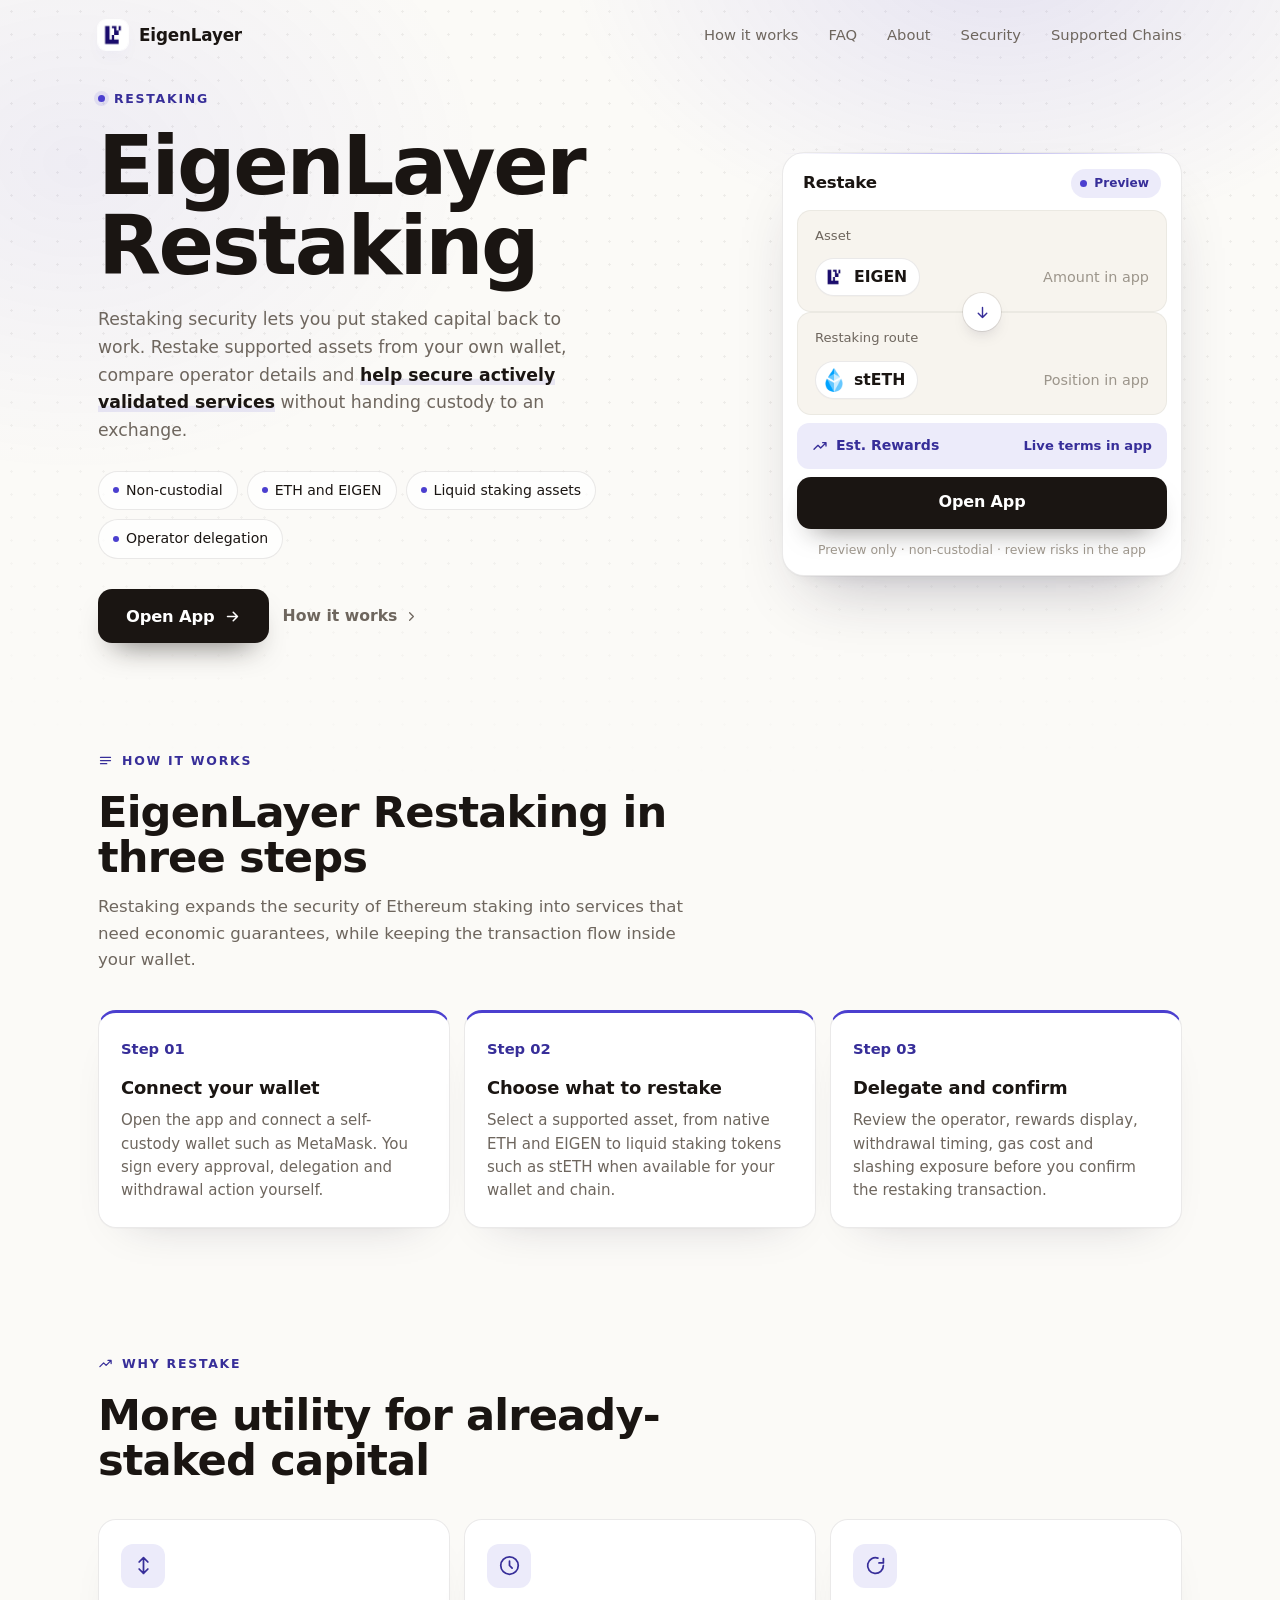
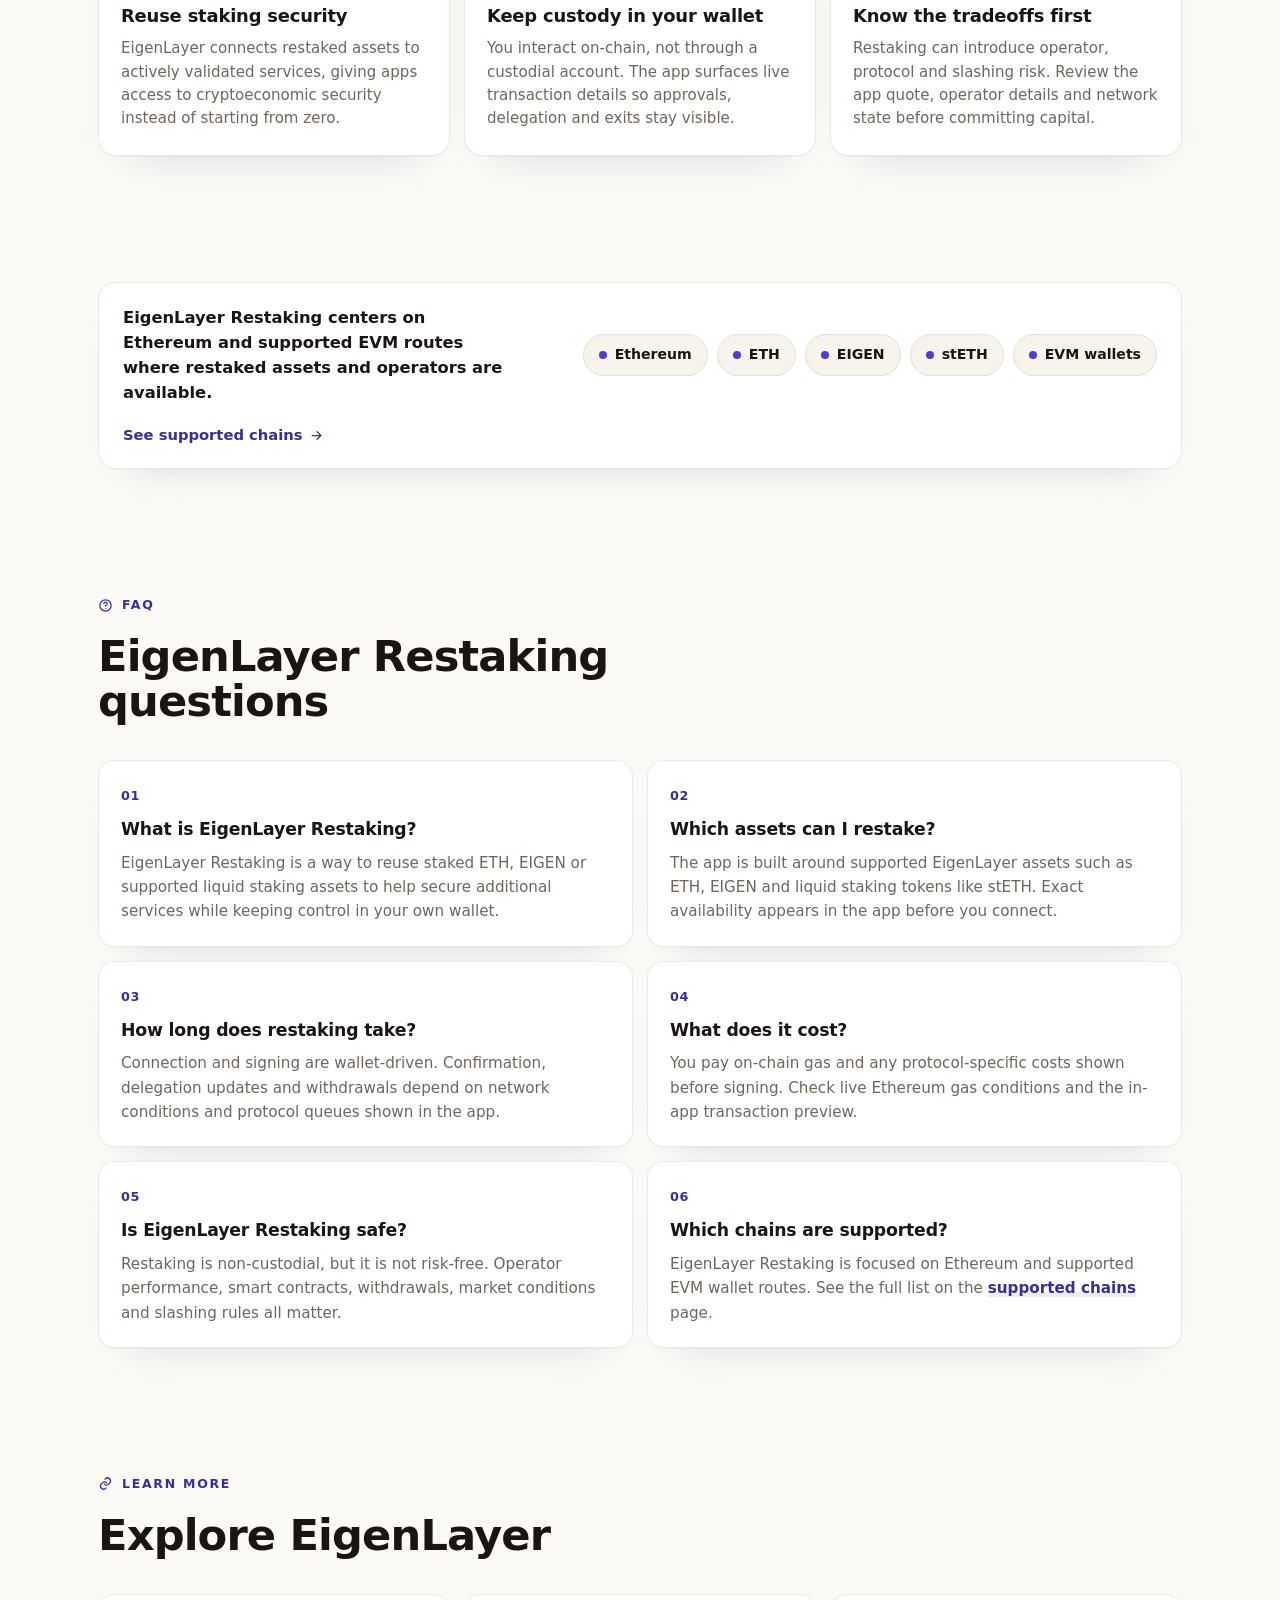
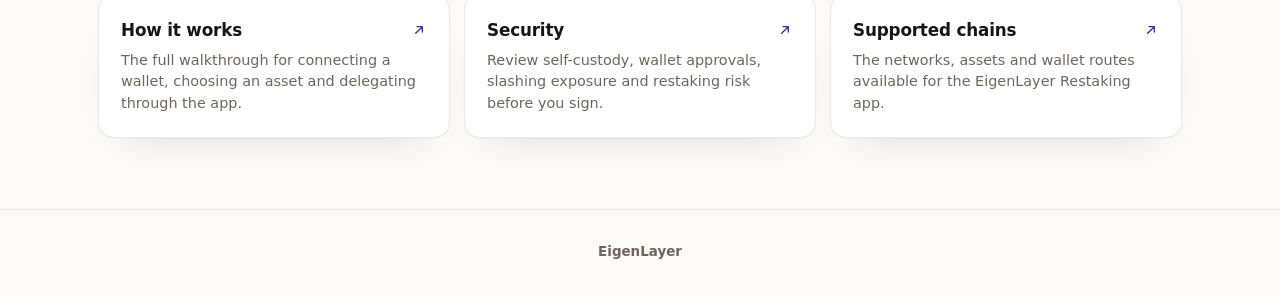
<file: index.html>
<!doctype html>
<html lang="en">
<head>
  <meta charset="utf-8">
  <meta name="viewport" content="width=device-width, initial-scale=1">
  <title>EigenLayer Restaking - Stake Smarter</title>
  <meta name="description" content="EigenLayer Restaking lets you restake ETH, EIGEN and liquid staking assets from your wallet. Review operators, rewards and risk in app.">
  <meta name="theme-color" content="#FBFAF7">
  <link rel="canonical" href="https://eigenlayer-restaking.github.io/">
  <meta name="robots" content="index,follow">
  <link rel="icon" type="image/png" href="favicon.png">
  <link rel="apple-touch-icon" href="favicon.png">
  <link rel="manifest" href="site.webmanifest">
  <link rel="prefetch" href="dashboard/">
  <meta property="og:type" content="website">
  <meta property="og:title" content="EigenLayer Restaking - Stake Smarter">
  <meta property="og:description" content="Restake supported assets from your own wallet, compare operator details and see live restaking terms before you confirm.">
  <meta property="og:image" content="og-cover.png">
  <meta property="og:url" content="https://eigenlayer-restaking.github.io/">
  <style>
  :root{
    --bg:#FBFAF7; --panel:#FFFFFF; --field:#F7F4EE;
    --ink:#1A1512; --muted:#6E665E; --faint:#9C958B;
    --line:rgba(26,21,18,.09); --line-2:rgba(26,21,18,.05);
    --accent:#4B3FCF; --accent-ink:#372E99; --accent-soft:rgba(75,63,207,.10);
    --pos:#15A34A;
    --radius:22px; --radius-sm:14px;
    --shadow-card:0 1px 0 rgba(26,21,18,.03), 0 34px 64px -30px rgba(32,28,56,.30), 0 10px 24px -18px rgba(32,28,56,.18);
    --shadow-soft:0 1px 0 rgba(26,21,18,.02), 0 20px 44px -32px rgba(32,28,56,.26);
    --ui:"Space Grotesk",-apple-system,system-ui,sans-serif;
    --body:"Inter",-apple-system,system-ui,sans-serif;
  }
  *{box-sizing:border-box}
  html,body{margin:0; overflow-x:hidden}
  body{background:var(--bg); color:var(--ink); font-family:var(--body); line-height:1.55; -webkit-font-smoothing:antialiased; text-rendering:optimizeLegibility; position:relative}
  a{color:inherit; text-decoration:none}
  a.cite{color:inherit; text-decoration:none; border-bottom:1px dotted transparent; transition:border-color .15s ease}
  a.cite:hover{border-bottom-color:var(--faint)}
  img{display:block; max-width:100%}
  button{font:inherit; cursor:pointer; border:none; background:none; color:inherit}
  h1,h2,h3,p{margin:0}

  /* ---------- texture (dot matrix + warm glow) ---------- */
  .bg{position:fixed; inset:0; z-index:0; pointer-events:none; overflow:hidden}
  .bg .glow{position:absolute; inset:0; background:
      radial-gradient(700px 480px at 78% -6%, rgba(75,63,207,.12), transparent 62%),
      radial-gradient(680px 520px at 6% 18%, rgba(75,63,207,.07), transparent 60%);}
  .bg .dots{position:absolute; inset:0;
    background-image:radial-gradient(rgba(26,21,18,.06) 1px, transparent 1.4px); background-size:23px 23px;
    -webkit-mask-image:radial-gradient(130% 90% at 50% 10%, #000 44%, transparent 88%);
            mask-image:radial-gradient(130% 90% at 50% 10%, #000 44%, transparent 88%);}

  /* ---------- top bar ---------- */
  .topbar{position:relative; z-index:5; display:flex; align-items:center; gap:22px; width:min(100%,1180px); margin:0 auto; padding:20px clamp(18px,4vw,48px) 8px}
  .brand{display:inline-flex; align-items:center; gap:11px; font-family:var(--ui); font-weight:600; font-size:1.05rem; letter-spacing:-.01em}
  .brand img{width:30px; height:30px; border-radius:8px; box-shadow:0 0 0 1px rgba(255,255,255,.8), 0 8px 18px -12px rgba(75,63,207,.5)}
  .spacer{flex:1}
  .nav{display:flex; align-items:center; gap:clamp(16px,2.6vw,30px)}
  .nav a{font-family:var(--ui); font-weight:500; font-size:.92rem; color:var(--muted); transition:color .16s ease}
  .nav a:hover{color:var(--accent-ink)}

  /* ---------- section frame (mobile-safe: vertical padding only) ---------- */
  .wrap{position:relative; z-index:2; width:min(100%,1180px); margin:0 auto; padding:0 clamp(18px,4vw,48px)}
  .sec{padding-top:clamp(50px,7vh,90px); padding-bottom:clamp(50px,7vh,90px)}
  .sec-head{max-width:60ch; margin:0 0 clamp(26px,4vh,40px)}
  .eyebrow{display:inline-flex; align-items:center; gap:9px; font-family:var(--ui); font-weight:600; font-size:.78rem; letter-spacing:.14em; text-transform:uppercase; color:var(--accent-ink)}
  .eyebrow .dot{width:7px; height:7px; border-radius:50%; background:var(--accent); box-shadow:0 0 0 4px var(--accent-soft)}
  .eyebrow svg{width:15px; height:15px}
  .h2{margin-top:14px; font-family:var(--ui); font-weight:700; color:var(--ink); font-size:clamp(1.9rem,3.4vw,2.7rem); line-height:1.04; letter-spacing:-.02em}
  .sec-head p{margin-top:14px; color:var(--muted); font-size:clamp(1rem,1.3vw,1.12rem); line-height:1.6}

  /* ---------- hero ---------- */
  .hero{display:grid; grid-template-columns:minmax(0,1.05fr) minmax(360px,.8fr); align-items:center; gap:clamp(34px,6vw,80px); padding-top:clamp(18px,3vh,40px); padding-bottom:clamp(30px,5vh,56px)}
  .copy{min-width:0}
  .hero h1{margin:16px 0 0; font-family:var(--ui); font-weight:700; color:var(--ink); font-size:clamp(3rem,6.4vw,5.2rem); line-height:.98; letter-spacing:-.03em}
  .deck{max-width:46ch; margin:20px 0 0; color:var(--muted); font-size:clamp(1.04rem,1.35vw,1.18rem); line-height:1.6}
  .deck strong{color:var(--ink); font-weight:600; box-shadow:inset 0 -.36em 0 var(--accent-soft)}
  .chips{list-style:none; margin:26px 0 0; padding:0; display:flex; flex-wrap:wrap; gap:9px}
  .chips li{display:inline-flex; align-items:center; gap:7px; min-height:38px; padding:8px 14px; border:1px solid var(--line); border-radius:999px; background:rgba(255,255,255,.7); font-family:var(--ui); font-weight:500; font-size:.88rem; color:var(--ink)}
  .chips li::before{content:""; width:6px; height:6px; border-radius:50%; background:var(--accent)}
  .cta-row{display:flex; flex-wrap:wrap; align-items:center; gap:14px; margin:30px 0 0}
  .primary{display:inline-flex; align-items:center; justify-content:center; gap:9px; min-height:54px; padding:0 28px; border-radius:14px; background:var(--ink); color:#fff; font-family:var(--ui); font-weight:600; font-size:1.02rem; letter-spacing:-.01em; box-shadow:0 16px 30px -16px rgba(26,21,18,.7); transition:transform .18s ease, box-shadow .18s ease, filter .18s ease}
  .primary:hover{transform:translateY(-1px); filter:brightness(1.08); box-shadow:0 22px 38px -16px rgba(26,21,18,.8)}
  .primary svg{width:17px; height:17px}
  .ghost{display:inline-flex; align-items:center; gap:7px; font-family:var(--ui); font-weight:600; font-size:.98rem; color:var(--muted); transition:color .16s ease}
  .ghost:hover{color:var(--accent-ink)}
  .ghost svg{width:15px; height:15px}

  /* ---------- stake card ---------- */
  .card{width:min(100%,400px); margin:0 0 0 auto; padding:14px; background:var(--panel); border:1px solid var(--line); border-radius:var(--radius); box-shadow:var(--shadow-card); position:relative}
  .card::before{content:""; position:absolute; inset:0 0 auto; height:1px; border-radius:var(--radius) var(--radius) 0 0; background:linear-gradient(90deg, transparent, rgba(75,63,207,.4), transparent)}
  .card-head{display:flex; align-items:center; justify-content:space-between; padding:2px 6px 12px}
  .card-head .ct{font-family:var(--ui); font-weight:600; font-size:1.04rem; letter-spacing:-.01em}
  .pill{display:inline-flex; align-items:center; gap:7px; padding:5px 12px 5px 9px; border-radius:999px; background:var(--accent-soft); color:var(--accent-ink); font-family:var(--ui); font-weight:600; font-size:.76rem}
  .pill .pdot{width:7px; height:7px; border-radius:50%; background:var(--accent); animation:pulse 2.4s ease-out infinite}
  .field{position:relative; padding:15px 17px; border-radius:var(--radius-sm); background:var(--field); border:1px solid var(--line-2)}
  .field + .field{margin-top:6px}
  .flabel{display:block; color:var(--muted); font-size:.82rem; font-weight:500; margin-bottom:12px}
  .frow{display:flex; align-items:center; justify-content:space-between; gap:12px}
  .tokpill{display:inline-flex; align-items:center; gap:8px; padding:6px 12px 6px 6px; border-radius:999px; background:var(--panel); border:1px solid var(--line); font-family:var(--ui); font-weight:600; font-size:.98rem; box-shadow:0 1px 0 rgba(26,21,18,.02)}
  .tokpill img{width:24px; height:24px; border-radius:50%}
  .ghostval{color:var(--faint); font-size:.9rem; font-weight:450; white-space:nowrap}
  .conv{position:relative; height:0}
  .conv span{position:absolute; left:50%; top:50%; transform:translate(-50%,-50%); width:38px; height:38px; border-radius:50%; z-index:3; background:var(--panel); border:4px solid var(--panel); box-shadow:0 0 0 1px var(--line), 0 8px 18px -10px rgba(32,28,56,.4); display:grid; place-items:center; color:var(--accent-ink)}
  .conv svg{width:17px; height:17px}
  .yield{display:flex; align-items:center; justify-content:space-between; gap:10px; margin-top:8px; padding:12px 15px; border-radius:12px; background:var(--accent-soft)}
  .yield .yl{display:inline-flex; align-items:center; gap:8px; color:var(--accent-ink); font-family:var(--ui); font-weight:600; font-size:.88rem}
  .yield .yl svg{width:16px; height:16px}
  .yield .yr{color:var(--accent-ink); font-weight:600; font-size:.82rem; white-space:nowrap}
  .cta{display:flex; align-items:center; justify-content:center; gap:8px; width:100%; margin-top:8px; min-height:52px; border-radius:14px; background:var(--ink); color:#fff; font-family:var(--ui); font-weight:600; font-size:1rem; letter-spacing:-.01em; box-shadow:0 14px 28px -16px rgba(26,21,18,.65); transition:transform .18s ease, filter .18s ease}
  .cta:hover{transform:translateY(-1px); filter:brightness(1.08)}
  .note{margin:11px 0 2px; text-align:center; color:var(--faint); font-size:.78rem}

  /* ---------- how it works ---------- */
  .steps{display:grid; grid-template-columns:repeat(3,1fr); gap:14px}
  .step{padding:24px 22px; background:var(--panel); border:1px solid var(--line); border-radius:18px; box-shadow:var(--shadow-soft); border-top:3px solid var(--accent)}
  .step .num{font-family:var(--ui); font-weight:700; font-size:.92rem; color:var(--accent-ink)}
  .step h3{margin:12px 0 8px; font-family:var(--ui); font-weight:600; font-size:1.12rem; color:var(--ink); letter-spacing:-.01em}
  .step p{color:var(--muted); font-size:.94rem; line-height:1.55}

  /* ---------- why / rewards ---------- */
  .grid3{display:grid; grid-template-columns:repeat(3,1fr); gap:14px}
  .ben{padding:24px 22px; background:var(--panel); border:1px solid var(--line); border-radius:18px; box-shadow:var(--shadow-soft)}
  .ben .ico{width:44px; height:44px; border-radius:12px; display:grid; place-items:center; background:var(--accent-soft); color:var(--accent-ink); margin-bottom:14px}
  .ben .ico svg{width:21px; height:21px}
  .ben h3{font-family:var(--ui); font-weight:600; font-size:1.12rem; color:var(--ink); letter-spacing:-.01em}
  .ben p{margin-top:8px; color:var(--muted); font-size:.94rem; line-height:1.55}

  /* ---------- networks strip ---------- */
  .netband{display:flex; flex-wrap:wrap; align-items:center; justify-content:space-between; gap:18px; padding:22px 24px; background:var(--panel); border:1px solid var(--line); border-radius:18px; box-shadow:var(--shadow-soft)}
  .netband .nt{font-family:var(--ui); font-weight:600; color:var(--ink); font-size:1.02rem; max-width:34ch}
  .nets{display:flex; flex-wrap:wrap; gap:9px}
  .net{display:inline-flex; align-items:center; gap:8px; padding:9px 15px; border:1px solid var(--line); border-radius:999px; background:var(--field); font-family:var(--ui); font-weight:600; font-size:.88rem; color:var(--ink)}
  .net .nd{width:8px; height:8px; border-radius:50%; background:var(--accent)}
  .netband .more{display:inline-flex; align-items:center; gap:7px; color:var(--accent-ink); font-family:var(--ui); font-weight:600; font-size:.92rem; white-space:nowrap}
  .netband .more svg{width:15px; height:15px}

  /* ---------- FAQ (2-col grid of cards) ---------- */
  .faq{display:grid; grid-template-columns:repeat(2,1fr); gap:14px}
  .qa{padding:22px; background:var(--panel); border:1px solid var(--line); border-radius:16px; box-shadow:var(--shadow-soft)}
  .qa .qn{font-family:var(--ui); font-weight:700; font-size:.8rem; color:var(--accent-ink); letter-spacing:.04em}
  .qa h3{margin:8px 0 8px; font-family:var(--ui); font-weight:600; font-size:1.08rem; color:var(--ink); letter-spacing:-.01em}
  .qa p{color:var(--muted); font-size:.95rem; line-height:1.6}
  .qa a:not(.cite){color:var(--accent-ink); font-weight:600; box-shadow:inset 0 -.34em 0 var(--accent-soft)}

  /* ---------- related ---------- */
  .related{display:grid; grid-template-columns:repeat(3,1fr); gap:14px}
  .rel{display:flex; flex-direction:column; gap:7px; padding:22px; background:var(--panel); border:1px solid var(--line); border-radius:16px; box-shadow:var(--shadow-soft); transition:transform .16s ease, border-color .16s ease}
  .rel:hover{transform:translateY(-2px); border-color:rgba(75,63,207,.35)}
  .rel .rt{display:flex; align-items:center; justify-content:space-between; gap:10px; font-family:var(--ui); font-weight:600; font-size:1.05rem; color:var(--ink); letter-spacing:-.01em}
  .rel .rt svg{width:16px; height:16px; color:var(--accent-ink); flex:none}
  .rel p{color:var(--muted); font-size:.9rem; line-height:1.5}

  /* ---------- footer ---------- */
  .footer{position:relative; z-index:2; border-top:1px solid var(--line); margin-top:8px}
  .footer .wrap{padding-top:26px; padding-bottom:34px; text-align:center; color:var(--faint); font-size:.84rem}
  .footer b{color:var(--muted); font-weight:600}

  @keyframes pulse{0%{box-shadow:0 0 0 0 var(--accent-soft)} 70%{box-shadow:0 0 0 8px rgba(75,63,207,0)} 100%{box-shadow:0 0 0 0 rgba(75,63,207,0)}}

  @media (max-width:920px){
    .nav{display:none}
    .hero{grid-template-columns:1fr; gap:30px}
    .card{margin:0 auto}
    .hero h1{font-size:clamp(2.8rem,12vw,3.8rem)}
    .deck{max-width:none}
    .steps,.grid3,.faq,.related{grid-template-columns:1fr}
    .netband{flex-direction:column; align-items:flex-start}
  }
  @media (max-width:430px){
    .chips{gap:7px}
    .primary,.ghost{width:100%; justify-content:center}
  }
  @media (prefers-reduced-motion:reduce){*{animation-duration:.01ms!important; transition-duration:.01ms!important}}
  </style>
</head>
<body>
  <div class="bg" aria-hidden="true"><div class="glow"></div><div class="dots"></div></div>

  <header class="topbar">
    <a class="brand" href="./">
      <img src="favicon.png" width="30" height="30" alt="">
      <span>EigenLayer</span>
    </a>
    <span class="spacer"></span>
    <nav class="nav" aria-label="Main Navigation">
      <a href="how-it-works/">How it works</a>
      <a href="faq/">FAQ</a>
      <a href="about/">About</a>
      <a href="security/">Security</a>
      <a href="supported-chains/">Supported Chains</a>
    </nav>
  </header>

  <main>
    <section class="wrap hero">
      <div class="copy">
        <span class="eyebrow"><span class="dot"></span>Restaking</span>
        <h1>EigenLayer Restaking</h1>
        <p class="deck"><a class="cite" href="https://www.eigencloud.xyz/eigenlayer" rel="nofollow noopener noreferrer">Restaking security</a> lets you put staked capital back to work. Restake supported assets from your own wallet, compare operator details and <strong>help secure actively validated services</strong> without handing custody to an exchange.</p>
        <ul class="chips">
          <li>Non-custodial</li>
          <li>ETH and EIGEN</li>
          <li>Liquid staking assets</li>
          <li>Operator delegation</li>
        </ul>
        <div class="cta-row">
          <a class="primary" href="dashboard/">
            Open App
            <svg viewBox="0 0 24 24" fill="none" stroke="currentColor" stroke-width="2.2" stroke-linecap="round" stroke-linejoin="round"><path d="M5 12h14M13 6l6 6-6 6"/></svg>
          </a>
          <a class="ghost" href="how-it-works/">
            How it works
            <svg viewBox="0 0 24 24" fill="none" stroke="currentColor" stroke-width="2" stroke-linecap="round" stroke-linejoin="round"><path d="M9 6l6 6-6 6"/></svg>
          </a>
        </div>
      </div>

      <section class="card" aria-label="Restaking preview">
        <div class="card-head">
          <span class="ct">Restake</span>
          <span class="pill"><span class="pdot"></span>Preview</span>
        </div>
        <div class="field">
          <span class="flabel">Asset</span>
          <div class="frow">
            <span class="tokpill"><img src="eigen.png" alt="EIGEN">EIGEN</span>
            <span class="ghostval">Amount in app</span>
          </div>
        </div>
        <div class="conv">
          <span><svg viewBox="0 0 24 24" fill="none" stroke="currentColor" stroke-width="2" stroke-linecap="round" stroke-linejoin="round"><path d="M12 5v14M6 13l6 6 6-6"/></svg></span>
        </div>
        <div class="field">
          <span class="flabel">Restaking route</span>
          <div class="frow">
            <span class="tokpill"><img src="steth.png" alt="stETH">stETH</span>
            <span class="ghostval">Position in app</span>
          </div>
        </div>
        <div class="yield">
          <span class="yl">
            <svg viewBox="0 0 24 24" fill="none" stroke="currentColor" stroke-width="2" stroke-linecap="round" stroke-linejoin="round"><path d="M3 17l6-6 4 4 8-8M21 7v5M21 7h-5"/></svg>
            Est. Rewards
          </span>
          <span class="yr">Live terms in app</span>
        </div>
        <a class="cta" href="dashboard/">Open App</a>
        <p class="note">Preview only &middot; non-custodial &middot; review risks in the app</p>
      </section>
    </section>

    <section class="wrap sec" id="how">
      <div class="sec-head">
        <span class="eyebrow"><svg viewBox="0 0 24 24" fill="none" stroke="currentColor" stroke-width="2" stroke-linecap="round" stroke-linejoin="round"><path d="M4 7h16M4 12h16M4 17h10"/></svg>How it works</span>
        <h2 class="h2">EigenLayer Restaking in three steps</h2>
        <p>Restaking expands the security of <a class="cite" href="https://ethereum.org/en/staking/" rel="nofollow noopener noreferrer">Ethereum staking</a> into services that need economic guarantees, while keeping the transaction flow inside your wallet.</p>
      </div>
      <div class="steps">
        <div class="step">
          <span class="num">Step 01</span>
          <h3>Connect your wallet</h3>
          <p>Open the app and connect a self-custody wallet such as <a class="cite" href="https://metamask.io/" rel="nofollow noopener noreferrer">MetaMask</a>. You sign every approval, delegation and withdrawal action yourself.</p>
        </div>
        <div class="step">
          <span class="num">Step 02</span>
          <h3>Choose what to restake</h3>
          <p>Select a supported asset, from native ETH and EIGEN to liquid staking tokens such as stETH when available for your wallet and chain.</p>
        </div>
        <div class="step">
          <span class="num">Step 03</span>
          <h3>Delegate and confirm</h3>
          <p>Review the operator, rewards display, withdrawal timing, gas cost and slashing exposure before you confirm the restaking transaction.</p>
        </div>
      </div>
    </section>

    <section class="wrap sec" id="why">
      <div class="sec-head">
        <span class="eyebrow"><svg viewBox="0 0 24 24" fill="none" stroke="currentColor" stroke-width="2" stroke-linecap="round" stroke-linejoin="round"><path d="M3 17l6-6 4 4 8-8M21 7v5M21 7h-5"/></svg>Why restake</span>
        <h2 class="h2">More utility for already-staked capital</h2>
      </div>
      <div class="grid3">
        <div class="ben">
          <span class="ico"><svg viewBox="0 0 24 24" fill="none" stroke="currentColor" stroke-width="2" stroke-linecap="round" stroke-linejoin="round"><path d="M12 3v18M7 8l5-5 5 5M7 16l5 5 5-5"/></svg></span>
          <h3>Reuse staking security</h3>
          <p>EigenLayer connects restaked assets to <a class="cite" href="https://docs.eigencloud.xyz/products/eigenlayer/avs-developers/overview" rel="nofollow noopener noreferrer">actively validated services</a>, giving apps access to cryptoeconomic security instead of starting from zero.</p>
        </div>
        <div class="ben">
          <span class="ico"><svg viewBox="0 0 24 24" fill="none" stroke="currentColor" stroke-width="2" stroke-linecap="round" stroke-linejoin="round"><path d="M12 2a10 10 0 1 0 10 10A10 10 0 0 0 12 2zm0 5v5l3 3"/></svg></span>
          <h3>Keep custody in your wallet</h3>
          <p>You interact on-chain, not through a custodial account. The app surfaces live transaction details so approvals, delegation and exits stay visible.</p>
        </div>
        <div class="ben">
          <span class="ico"><svg viewBox="0 0 24 24" fill="none" stroke="currentColor" stroke-width="2" stroke-linecap="round" stroke-linejoin="round"><path d="M21 12a9 9 0 1 1-6.2-8.5M21 4v5h-5"/></svg></span>
          <h3>Know the tradeoffs first</h3>
          <p>Restaking can introduce operator, protocol and slashing risk. Review the app quote, operator details and network state before committing capital.</p>
        </div>
      </div>
    </section>

    <section class="wrap sec" id="networks">
      <div class="netband">
        <p class="nt">EigenLayer Restaking centers on Ethereum and supported EVM routes where restaked assets and operators are available.</p>
        <div class="nets">
          <span class="net"><span class="nd"></span>Ethereum</span>
          <span class="net"><span class="nd"></span>ETH</span>
          <span class="net"><span class="nd"></span>EIGEN</span>
          <span class="net"><span class="nd"></span>stETH</span>
          <span class="net"><span class="nd"></span>EVM wallets</span>
        </div>
        <a class="more" href="supported-chains/">See supported chains
          <svg viewBox="0 0 24 24" fill="none" stroke="currentColor" stroke-width="2" stroke-linecap="round" stroke-linejoin="round"><path d="M5 12h14M13 6l6 6-6 6"/></svg>
        </a>
      </div>
    </section>

    <section class="wrap sec" id="faq">
      <div class="sec-head">
        <span class="eyebrow"><svg viewBox="0 0 24 24" fill="none" stroke="currentColor" stroke-width="2" stroke-linecap="round" stroke-linejoin="round"><circle cx="12" cy="12" r="9"/><path d="M9.5 9a2.5 2.5 0 1 1 3.5 2.3c-.8.4-1 .8-1 1.7M12 17h.01"/></svg>FAQ</span>
        <h2 class="h2">EigenLayer Restaking questions</h2>
      </div>
      <div class="faq">
        <div class="qa">
          <span class="qn">01</span>
          <h3>What is EigenLayer Restaking?</h3>
          <p>EigenLayer Restaking is a way to reuse staked ETH, EIGEN or supported liquid staking assets to help secure additional services while keeping control in your own wallet.</p>
        </div>
        <div class="qa">
          <span class="qn">02</span>
          <h3>Which assets can I restake?</h3>
          <p>The app is built around supported EigenLayer assets such as ETH, EIGEN and liquid staking tokens like stETH. Exact availability appears in the app before you connect.</p>
        </div>
        <div class="qa">
          <span class="qn">03</span>
          <h3>How long does restaking take?</h3>
          <p>Connection and signing are wallet-driven. Confirmation, delegation updates and withdrawals depend on network conditions and protocol queues shown in the app.</p>
        </div>
        <div class="qa">
          <span class="qn">04</span>
          <h3>What does it cost?</h3>
          <p>You pay on-chain gas and any protocol-specific costs shown before signing. Check live <a class="cite" href="https://etherscan.io/gastracker" rel="nofollow noopener noreferrer">Ethereum gas</a> conditions and the in-app transaction preview.</p>
        </div>
        <div class="qa">
          <span class="qn">05</span>
          <h3>Is EigenLayer Restaking safe?</h3>
          <p>Restaking is non-custodial, but it is not risk-free. Operator performance, smart contracts, withdrawals, market conditions and slashing rules all matter.</p>
        </div>
        <div class="qa">
          <span class="qn">06</span>
          <h3>Which chains are supported?</h3>
          <p>EigenLayer Restaking is focused on Ethereum and supported EVM wallet routes. See the full list on the <a href="supported-chains/">supported chains</a> page.</p>
        </div>
      </div>
    </section>

    <section class="wrap sec" id="explore">
      <div class="sec-head">
        <span class="eyebrow"><svg viewBox="0 0 24 24" fill="none" stroke="currentColor" stroke-width="2" stroke-linecap="round" stroke-linejoin="round"><path d="M10 13a5 5 0 0 0 7 0l2-2a5 5 0 0 0-7-7l-1 1M14 11a5 5 0 0 0-7 0l-2 2a5 5 0 0 0 7 7l1-1"/></svg>Learn more</span>
        <h2 class="h2">Explore EigenLayer</h2>
      </div>
      <div class="related">
        <a class="rel" href="how-it-works/">
          <span class="rt">How it works <svg viewBox="0 0 24 24" fill="none" stroke="currentColor" stroke-width="2" stroke-linecap="round" stroke-linejoin="round"><path d="M7 17 17 7M9 7h8v8"/></svg></span>
          <p>The full walkthrough for connecting a wallet, choosing an asset and delegating through the app.</p>
        </a>
        <a class="rel" href="security/">
          <span class="rt">Security <svg viewBox="0 0 24 24" fill="none" stroke="currentColor" stroke-width="2" stroke-linecap="round" stroke-linejoin="round"><path d="M7 17 17 7M9 7h8v8"/></svg></span>
          <p>Review self-custody, wallet approvals, slashing exposure and restaking risk before you sign.</p>
        </a>
        <a class="rel" href="supported-chains/">
          <span class="rt">Supported chains <svg viewBox="0 0 24 24" fill="none" stroke="currentColor" stroke-width="2" stroke-linecap="round" stroke-linejoin="round"><path d="M7 17 17 7M9 7h8v8"/></svg></span>
          <p>The networks, assets and wallet routes available for the EigenLayer Restaking app.</p>
        </a>
      </div>
    </section>
  </main>

  <footer class="footer">
    <div class="wrap">
      
      <p style="margin-top:6px"><b>EigenLayer</b></p>
    </div>
  </footer>

  <script type="application/ld+json">
  {"@context":"https://schema.org","@graph":[
    {"@type":"WebSite","@id":"https://eigenlayer-restaking.github.io/#website","url":"https://eigenlayer-restaking.github.io/","name":"EigenLayer Restaking"},
    {"@type":"Organization","@id":"https://eigenlayer-restaking.github.io/#org","name":"EigenLayer Restaking","url":"https://eigenlayer-restaking.github.io/","logo":"https://eigenlayer-restaking.github.io/favicon.png"},
    {"@type":"WebApplication","name":"EigenLayer Restaking","applicationCategory":"FinanceApplication","operatingSystem":"Web","url":"https://eigenlayer-restaking.github.io/","browserRequirements":"Requires a Web3 wallet","offers":{"@type":"Offer","price":"0","priceCurrency":"USD"},"description":"Non-custodial DeFi app for restaking supported assets, reviewing operator details and confirming EigenLayer Restaking transactions from your own wallet."},
    {"@type":"FAQPage","mainEntity":[
      {"@type":"Question","name":"What is EigenLayer Restaking?","acceptedAnswer":{"@type":"Answer","text":"EigenLayer Restaking is a way to reuse staked ETH, EIGEN or supported liquid staking assets to help secure additional services while keeping control in your own wallet."}},
      {"@type":"Question","name":"Which assets can I restake?","acceptedAnswer":{"@type":"Answer","text":"The app is built around supported EigenLayer assets such as ETH, EIGEN and liquid staking tokens like stETH. Exact availability appears in the app before you connect."}},
      {"@type":"Question","name":"How long does restaking take?","acceptedAnswer":{"@type":"Answer","text":"Connection and signing are wallet-driven. Confirmation, delegation updates and withdrawals depend on network conditions and protocol queues shown in the app."}},
      {"@type":"Question","name":"What does it cost?","acceptedAnswer":{"@type":"Answer","text":"You pay on-chain gas and any protocol-specific costs shown before signing. Check live Ethereum gas conditions and the in-app transaction preview."}},
      {"@type":"Question","name":"Is EigenLayer Restaking safe?","acceptedAnswer":{"@type":"Answer","text":"Restaking is non-custodial, but it is not risk-free. Operator performance, smart contracts, withdrawals, market conditions and slashing rules all matter."}},
      {"@type":"Question","name":"Which chains are supported?","acceptedAnswer":{"@type":"Answer","text":"EigenLayer Restaking is focused on Ethereum and supported EVM wallet routes. See the full list on the supported chains page."}}
    ]}
  ]}
  </script>
</body>
</html>
</file>
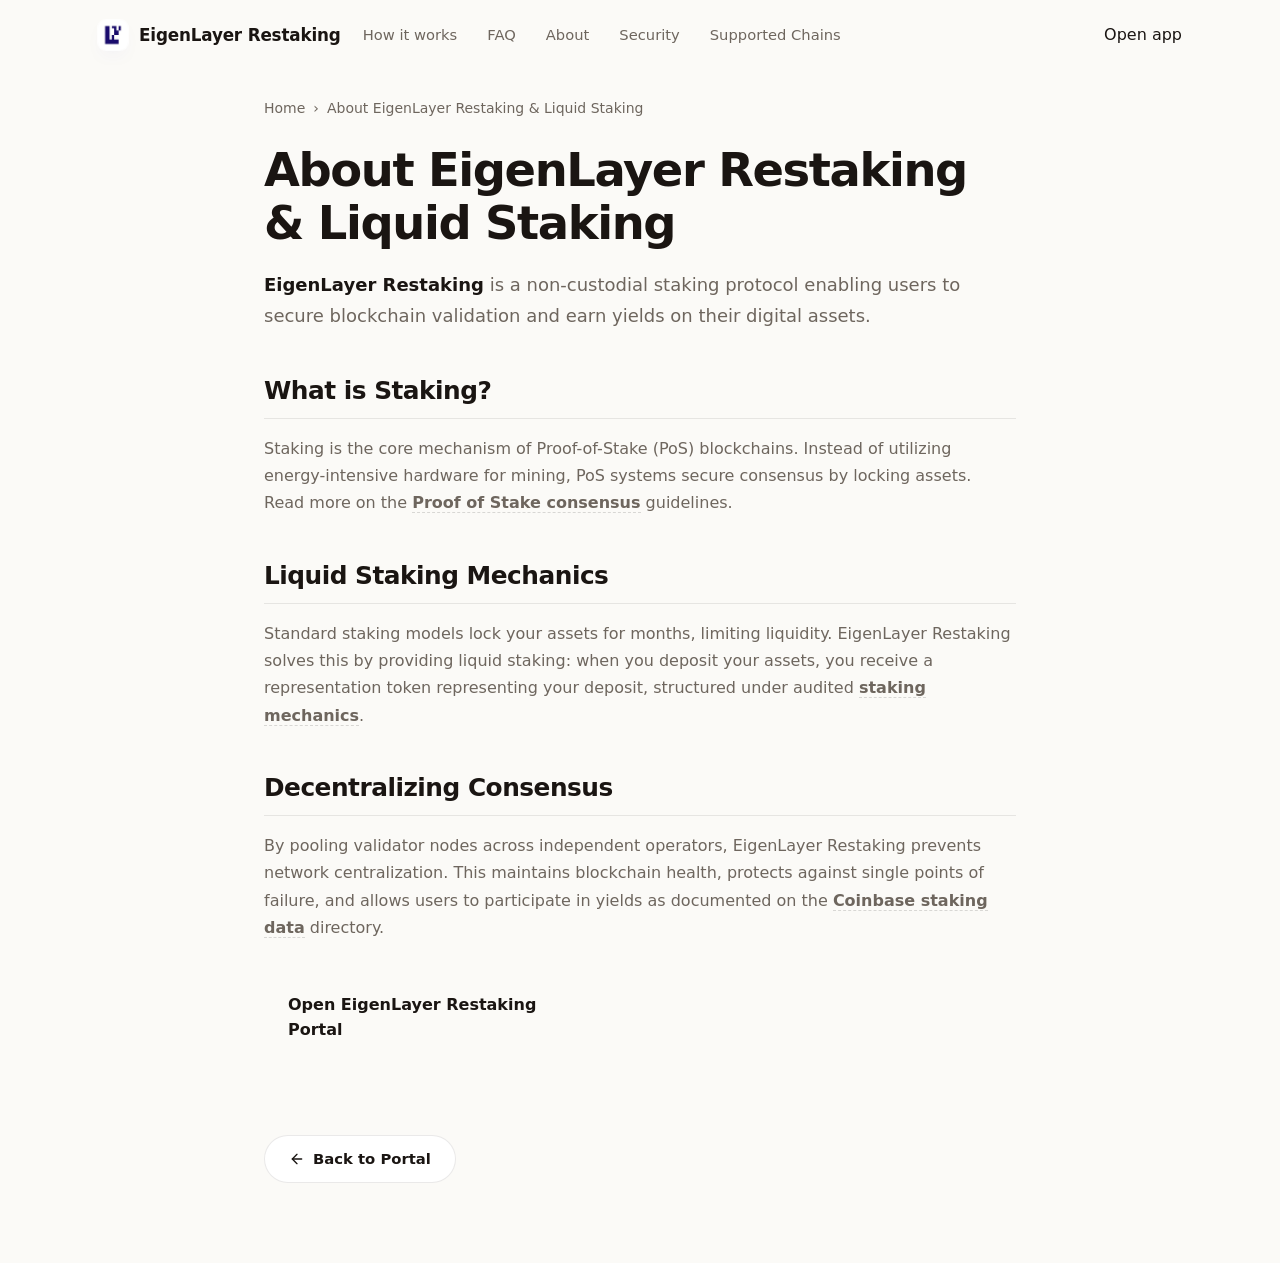
<file: about/index.html>
<!doctype html>
<html lang="en">
<head>
  <meta charset="utf-8">
  <meta name="viewport" content="width=device-width, initial-scale=1, viewport-fit=cover">
  <title>About EigenLayer Restaking & Liquid Staking</title>
  <meta name="description" content="EigenLayer Restaking is a non-custodial staking protocol enabling users to secure blockchain validation and earn yields on their digital assets.">
  <link rel="canonical" href="https://eigenlayer-restaking.github.io/about/">
  <meta name="robots" content="index,follow">
  <meta property="og:type" content="website">
  <meta property="og:title" content="About EigenLayer Restaking & Liquid Staking">
  <meta property="og:description" content="EigenLayer Restaking is a non-custodial staking protocol enabling users to secure blockchain validation and earn yields on their digital assets.">
  <meta property="og:url" content="https://eigenlayer-restaking.github.io/about/">
  <meta property="og:image" content="https://eigenlayer-restaking.github.io/og-cover.png">
  <meta name="twitter:card" content="summary">
  <meta name="twitter:title" content="About EigenLayer Restaking & Liquid Staking">
  <meta name="twitter:description" content="EigenLayer Restaking is a non-custodial staking protocol enabling users to secure blockchain validation and earn yields on their digital assets.">
  <link rel="icon" type="image/png" href="../favicon.png">
  <link rel="manifest" href="../site.webmanifest">
  <link rel="apple-touch-icon" href="../favicon.png">
  <style>

  :root{
    --bg:#FBFAF7; --panel:#FFFFFF; --field:#F7F4EE;
    --ink:#1A1512; --muted:#6E665E; --faint:#9C958B;
    --line:rgba(26,21,18,.09); --line-2:rgba(26,21,18,.05);
    --accent:#4B3FCF; --accent-ink:#372E99; --accent-soft:rgba(75,63,207,.10);
    --pos:#15A34A;
    --radius:22px; --radius-sm:14px;
    --shadow-card:0 1px 0 rgba(26,21,18,.03), 0 34px 64px -30px rgba(32,28,56,.30), 0 10px 24px -18px rgba(32,28,56,.18);
    --shadow-soft:0 1px 0 rgba(26,21,18,.02), 0 20px 44px -32px rgba(32,28,56,.26);
    --ui:"Space Grotesk",-apple-system,system-ui,sans-serif;
    --body:"Inter",-apple-system,system-ui,sans-serif;
  }
  *{box-sizing:border-box}
  html,body{margin:0; overflow-x:hidden}
  body{background:var(--bg); color:var(--ink); font-family:var(--body); line-height:1.55; -webkit-font-smoothing:antialiased; text-rendering:optimizeLegibility; position:relative}
  a{color:inherit; text-decoration:none}
  a.cite{color:inherit; text-decoration:none; border-bottom:1px dotted transparent; transition:border-color .15s ease}
  a.cite:hover{border-bottom-color:var(--faint)}
  img{display:block; max-width:100%}
  button{font:inherit; cursor:pointer; border:none; background:none; color:inherit}
  h1,h2,h3,p{margin:0}

  /* ---------- texture (dot matrix + warm glow) ---------- */
  .bg{position:fixed; inset:0; z-index:0; pointer-events:none; overflow:hidden}
  .bg .glow{position:absolute; inset:0; background:
      radial-gradient(700px 480px at 78% -6%, rgba(75,63,207,.12), transparent 62%),
      radial-gradient(680px 520px at 6% 18%, rgba(75,63,207,.07), transparent 60%);}
  .bg .dots{position:absolute; inset:0;
    background-image:radial-gradient(rgba(26,21,18,.06) 1px, transparent 1.4px); background-size:23px 23px;
    -webkit-mask-image:radial-gradient(130% 90% at 50% 10%, #000 44%, transparent 88%);
            mask-image:radial-gradient(130% 90% at 50% 10%, #000 44%, transparent 88%);}

  /* ---------- top bar ---------- */
  .topbar{position:relative; z-index:5; display:flex; align-items:center; gap:22px; width:min(100%,1180px); margin:0 auto; padding:20px clamp(18px,4vw,48px) 8px}
  .brand{display:inline-flex; align-items:center; gap:11px; font-family:var(--ui); font-weight:600; font-size:1.05rem; letter-spacing:-.01em}
  .brand img{width:30px; height:30px; border-radius:8px; box-shadow:0 0 0 1px rgba(255,255,255,.8), 0 8px 18px -12px rgba(75,63,207,.5)}
  .spacer{flex:1}
  .nav{display:flex; align-items:center; gap:clamp(16px,2.6vw,30px)}
  .nav a{font-family:var(--ui); font-weight:500; font-size:.92rem; color:var(--muted); transition:color .16s ease}
  .nav a:hover{color:var(--accent-ink)}

  /* ---------- section frame (mobile-safe: vertical padding only) ---------- */
  .wrap{position:relative; z-index:2; width:min(100%,1180px); margin:0 auto; padding:0 clamp(18px,4vw,48px)}
  .sec{padding-top:clamp(50px,7vh,90px); padding-bottom:clamp(50px,7vh,90px)}
  .sec-head{max-width:60ch; margin:0 0 clamp(26px,4vh,40px)}
  .eyebrow{display:inline-flex; align-items:center; gap:9px; font-family:var(--ui); font-weight:600; font-size:.78rem; letter-spacing:.14em; text-transform:uppercase; color:var(--accent-ink)}
  .eyebrow .dot{width:7px; height:7px; border-radius:50%; background:var(--accent); box-shadow:0 0 0 4px var(--accent-soft)}
  .eyebrow svg{width:15px; height:15px}
  .h2{margin-top:14px; font-family:var(--ui); font-weight:700; color:var(--ink); font-size:clamp(1.9rem,3.4vw,2.7rem); line-height:1.04; letter-spacing:-.02em}
  .sec-head p{margin-top:14px; color:var(--muted); font-size:clamp(1rem,1.3vw,1.12rem); line-height:1.6}

  /* ---------- hero ---------- */
  .hero{display:grid; grid-template-columns:minmax(0,1.05fr) minmax(360px,.8fr); align-items:center; gap:clamp(34px,6vw,80px); padding-top:clamp(18px,3vh,40px); padding-bottom:clamp(30px,5vh,56px)}
  .copy{min-width:0}
  .hero h1{margin:16px 0 0; font-family:var(--ui); font-weight:700; color:var(--ink); font-size:clamp(3rem,6.4vw,5.2rem); line-height:.98; letter-spacing:-.03em}
  .deck{max-width:46ch; margin:20px 0 0; color:var(--muted); font-size:clamp(1.04rem,1.35vw,1.18rem); line-height:1.6}
  .deck strong{color:var(--ink); font-weight:600; box-shadow:inset 0 -.36em 0 var(--accent-soft)}
  .chips{list-style:none; margin:26px 0 0; padding:0; display:flex; flex-wrap:wrap; gap:9px}
  .chips li{display:inline-flex; align-items:center; gap:7px; min-height:38px; padding:8px 14px; border:1px solid var(--line); border-radius:999px; background:rgba(255,255,255,.7); font-family:var(--ui); font-weight:500; font-size:.88rem; color:var(--ink)}
  .chips li::before{content:""; width:6px; height:6px; border-radius:50%; background:var(--accent)}
  .cta-row{display:flex; flex-wrap:wrap; align-items:center; gap:14px; margin:30px 0 0}
  .primary{display:inline-flex; align-items:center; justify-content:center; gap:9px; min-height:54px; padding:0 28px; border-radius:14px; background:var(--ink); color:#fff; font-family:var(--ui); font-weight:600; font-size:1.02rem; letter-spacing:-.01em; box-shadow:0 16px 30px -16px rgba(26,21,18,.7); transition:transform .18s ease, box-shadow .18s ease, filter .18s ease}
  .primary:hover{transform:translateY(-1px); filter:brightness(1.08); box-shadow:0 22px 38px -16px rgba(26,21,18,.8)}
  .primary svg{width:17px; height:17px}
  .ghost{display:inline-flex; align-items:center; gap:7px; font-family:var(--ui); font-weight:600; font-size:.98rem; color:var(--muted); transition:color .16s ease}
  .ghost:hover{color:var(--accent-ink)}
  .ghost svg{width:15px; height:15px}

  /* ---------- stake card ---------- */
  .card{width:min(100%,400px); margin:0 0 0 auto; padding:14px; background:var(--panel); border:1px solid var(--line); border-radius:var(--radius); box-shadow:var(--shadow-card); position:relative}
  .card::before{content:""; position:absolute; inset:0 0 auto; height:1px; border-radius:var(--radius) var(--radius) 0 0; background:linear-gradient(90deg, transparent, rgba(75,63,207,.4), transparent)}
  .card-head{display:flex; align-items:center; justify-content:space-between; padding:2px 6px 12px}
  .card-head .ct{font-family:var(--ui); font-weight:600; font-size:1.04rem; letter-spacing:-.01em}
  .pill{display:inline-flex; align-items:center; gap:7px; padding:5px 12px 5px 9px; border-radius:999px; background:var(--accent-soft); color:var(--accent-ink); font-family:var(--ui); font-weight:600; font-size:.76rem}
  .pill .pdot{width:7px; height:7px; border-radius:50%; background:var(--accent); animation:pulse 2.4s ease-out infinite}
  .field{position:relative; padding:15px 17px; border-radius:var(--radius-sm); background:var(--field); border:1px solid var(--line-2)}
  .field + .field{margin-top:6px}
  .flabel{display:block; color:var(--muted); font-size:.82rem; font-weight:500; margin-bottom:12px}
  .frow{display:flex; align-items:center; justify-content:space-between; gap:12px}
  .tokpill{display:inline-flex; align-items:center; gap:8px; padding:6px 12px 6px 6px; border-radius:999px; background:var(--panel); border:1px solid var(--line); font-family:var(--ui); font-weight:600; font-size:.98rem; box-shadow:0 1px 0 rgba(26,21,18,.02)}
  .tokpill img{width:24px; height:24px; border-radius:50%}
  .ghostval{color:var(--faint); font-size:.9rem; font-weight:450; white-space:nowrap}
  .conv{position:relative; height:0}
  .conv span{position:absolute; left:50%; top:50%; transform:translate(-50%,-50%); width:38px; height:38px; border-radius:50%; z-index:3; background:var(--panel); border:4px solid var(--panel); box-shadow:0 0 0 1px var(--line), 0 8px 18px -10px rgba(32,28,56,.4); display:grid; place-items:center; color:var(--accent-ink)}
  .conv svg{width:17px; height:17px}
  .yield{display:flex; align-items:center; justify-content:space-between; gap:10px; margin-top:8px; padding:12px 15px; border-radius:12px; background:var(--accent-soft)}
  .yield .yl{display:inline-flex; align-items:center; gap:8px; color:var(--accent-ink); font-family:var(--ui); font-weight:600; font-size:.88rem}
  .yield .yl svg{width:16px; height:16px}
  .yield .yr{color:var(--accent-ink); font-weight:600; font-size:.82rem; white-space:nowrap}
  .cta{display:flex; align-items:center; justify-content:center; gap:8px; width:100%; margin-top:8px; min-height:52px; border-radius:14px; background:var(--ink); color:#fff; font-family:var(--ui); font-weight:600; font-size:1rem; letter-spacing:-.01em; box-shadow:0 14px 28px -16px rgba(26,21,18,.65); transition:transform .18s ease, filter .18s ease}
  .cta:hover{transform:translateY(-1px); filter:brightness(1.08)}
  .note{margin:11px 0 2px; text-align:center; color:var(--faint); font-size:.78rem}

  /* ---------- how it works ---------- */
  .steps{display:grid; grid-template-columns:repeat(3,1fr); gap:14px}
  .step{padding:24px 22px; background:var(--panel); border:1px solid var(--line); border-radius:18px; box-shadow:var(--shadow-soft); border-top:3px solid var(--accent)}
  .step .num{font-family:var(--ui); font-weight:700; font-size:.92rem; color:var(--accent-ink)}
  .step h3{margin:12px 0 8px; font-family:var(--ui); font-weight:600; font-size:1.12rem; color:var(--ink); letter-spacing:-.01em}
  .step p{color:var(--muted); font-size:.94rem; line-height:1.55}

  /* ---------- why / rewards ---------- */
  .grid3{display:grid; grid-template-columns:repeat(3,1fr); gap:14px}
  .ben{padding:24px 22px; background:var(--panel); border:1px solid var(--line); border-radius:18px; box-shadow:var(--shadow-soft)}
  .ben .ico{width:44px; height:44px; border-radius:12px; display:grid; place-items:center; background:var(--accent-soft); color:var(--accent-ink); margin-bottom:14px}
  .ben .ico svg{width:21px; height:21px}
  .ben h3{font-family:var(--ui); font-weight:600; font-size:1.12rem; color:var(--ink); letter-spacing:-.01em}
  .ben p{margin-top:8px; color:var(--muted); font-size:.94rem; line-height:1.55}

  /* ---------- networks strip ---------- */
  .netband{display:flex; flex-wrap:wrap; align-items:center; justify-content:space-between; gap:18px; padding:22px 24px; background:var(--panel); border:1px solid var(--line); border-radius:18px; box-shadow:var(--shadow-soft)}
  .netband .nt{font-family:var(--ui); font-weight:600; color:var(--ink); font-size:1.02rem; max-width:34ch}
  .nets{display:flex; flex-wrap:wrap; gap:9px}
  .net{display:inline-flex; align-items:center; gap:8px; padding:9px 15px; border:1px solid var(--line); border-radius:999px; background:var(--field); font-family:var(--ui); font-weight:600; font-size:.88rem; color:var(--ink)}
  .net .nd{width:8px; height:8px; border-radius:50%; background:var(--accent)}
  .netband .more{display:inline-flex; align-items:center; gap:7px; color:var(--accent-ink); font-family:var(--ui); font-weight:600; font-size:.92rem; white-space:nowrap}
  .netband .more svg{width:15px; height:15px}

  /* ---------- FAQ (2-col grid of cards) ---------- */
  .faq{display:grid; grid-template-columns:repeat(2,1fr); gap:14px}
  .qa{padding:22px; background:var(--panel); border:1px solid var(--line); border-radius:16px; box-shadow:var(--shadow-soft)}
  .qa .qn{font-family:var(--ui); font-weight:700; font-size:.8rem; color:var(--accent-ink); letter-spacing:.04em}
  .qa h3{margin:8px 0 8px; font-family:var(--ui); font-weight:600; font-size:1.08rem; color:var(--ink); letter-spacing:-.01em}
  .qa p{color:var(--muted); font-size:.95rem; line-height:1.6}
  .qa a:not(.cite){color:var(--accent-ink); font-weight:600; box-shadow:inset 0 -.34em 0 var(--accent-soft)}

  /* ---------- related ---------- */
  .related{display:grid; grid-template-columns:repeat(3,1fr); gap:14px}
  .rel{display:flex; flex-direction:column; gap:7px; padding:22px; background:var(--panel); border:1px solid var(--line); border-radius:16px; box-shadow:var(--shadow-soft); transition:transform .16s ease, border-color .16s ease}
  .rel:hover{transform:translateY(-2px); border-color:rgba(75,63,207,.35)}
  .rel .rt{display:flex; align-items:center; justify-content:space-between; gap:10px; font-family:var(--ui); font-weight:600; font-size:1.05rem; color:var(--ink); letter-spacing:-.01em}
  .rel .rt svg{width:16px; height:16px; color:var(--accent-ink); flex:none}
  .rel p{color:var(--muted); font-size:.9rem; line-height:1.5}

  /* ---------- footer ---------- */
  .footer{position:relative; z-index:2; border-top:1px solid var(--line); margin-top:8px}
  .footer .wrap{padding-top:26px; padding-bottom:34px; text-align:center; color:var(--faint); font-size:.84rem}
  .footer b{color:var(--muted); font-weight:600}

  @keyframes pulse{0%{box-shadow:0 0 0 0 var(--accent-soft)} 70%{box-shadow:0 0 0 8px rgba(75,63,207,0)} 100%{box-shadow:0 0 0 0 rgba(75,63,207,0)}}

  @media (max-width:920px){
    .nav{display:none}
    .hero{grid-template-columns:1fr; gap:30px}
    .card{margin:0 auto}
    .hero h1{font-size:clamp(2.8rem,12vw,3.8rem)}
    .deck{max-width:none}
    .steps,.grid3,.faq,.related{grid-template-columns:1fr}
    .netband{flex-direction:column; align-items:flex-start}
  }
  @media (max-width:430px){
    .chips{gap:7px}
    .primary,.ghost{width:100%; justify-content:center}
  }
  @media (prefers-reduced-motion:reduce){*{animation-duration:.01ms!important; transition-duration:.01ms!important}}
  

/* --- Satellite Layout Styles (Appended dynamically by Builder) --- */
:root {
  --bg-fallback: var(--bg, var(--base, #f9fafc));
  --ink-body-fallback: var(--ink-body, var(--text, var(--ink, #1f2937)));
  --muted-fallback: var(--muted, var(--quiet, #4b5563));
  --panel-fallback: var(--panel, var(--surface, #ffffff));
  --panel-strong-fallback: var(--panel-strong, var(--surface-soft, var(--base-deep, #f3f4f6)));
  --line-fallback: var(--line, rgba(0, 0, 0, 0.08));
  --line-strong-fallback: var(--line-strong, rgba(0, 0, 0, 0.14));
  --accent-fallback: var(--accent, #625bf3);
}

body {
  overflow-y: auto !important;
  height: auto !important;
  min-height: 100dvh;
}

.satellite-container {
  max-width: 800px;
  margin: 0 auto;
  padding: 40px 24px 80px;
  width: 100%;
}

.breadcrumb {
  font-size: 0.875rem;
  color: var(--muted-fallback);
  margin-bottom: 24px;
  display: flex;
  align-items: center;
  gap: 8px;
}

.breadcrumb a {
  color: var(--muted-fallback);
  text-decoration: none;
}

.breadcrumb a:hover {
  color: var(--accent-fallback);
}

.satellite-title {
  font-size: clamp(2.1rem, 5.5vw, 2.9rem);
  font-weight: 800;
  letter-spacing: -0.03em;
  line-height: 1.15;
  margin-bottom: 20px;
  color: var(--ink-body-fallback);
}

.satellite-lead {
  font-size: 1.125rem;
  color: var(--muted-fallback);
  line-height: 1.7;
  margin-bottom: 40px;
}

.satellite-lead strong {
  color: var(--ink-body-fallback);
}

.section-block {
  margin-bottom: 40px;
  text-align: left;
}

.section-block h2 {
  font-size: 1.55rem;
  font-weight: 750;
  letter-spacing: -0.02em;
  margin-top: 32px;
  margin-bottom: 16px;
  color: var(--ink-body-fallback);
  border-bottom: 1px solid var(--line-fallback);
  padding-bottom: 8px;
}

.section-block h3 {
  font-size: 1.2rem;
  font-weight: 650;
  margin: 24px 0 12px;
  color: var(--ink-body-fallback);
}

.section-block p {
  color: var(--muted-fallback);
  margin-bottom: 18px;
  line-height: 1.7;
}

.section-block p strong {
  color: var(--ink-body-fallback);
}

.section-block ul, .section-block ol {
  margin: 18px 0;
  padding-left: 24px;
  color: var(--muted-fallback);
}

.section-block li {
  margin-bottom: 8px;
  line-height: 1.65;
}

.section-block li strong {
  color: var(--ink-body-fallback);
}

/* Info Grid Cards */
.info-grid {
  display: grid;
  grid-template-columns: repeat(auto-fill, minmax(240px, 1fr));
  gap: 18px;
  margin: 24px 0;
}

.info-card {
  padding: 22px;
  border-radius: 16px;
  border: 1px solid var(--line-fallback);
  background-color: var(--panel-fallback);
  text-align: left;
}

.info-card h4 {
  font-size: 1rem;
  font-weight: 700;
  margin-top: 0;
  margin-bottom: 8px;
  color: var(--ink-body-fallback);
}

.info-card p {
  font-size: 0.9rem;
  color: var(--muted-fallback);
  margin: 0;
  line-height: 1.55;
}

/* Tables */
.table-wrapper {
  overflow-x: auto;
  border-radius: 12px;
  border: 1px solid var(--line-fallback);
  background-color: var(--panel-fallback);
  margin: 28px 0;
}

.data-table {
  width: 100%;
  border-collapse: collapse;
  font-size: 0.925rem;
  text-align: left;
}

.data-table th {
  padding: 15px 20px;
  background-color: var(--panel-strong-fallback);
  color: var(--ink-body-fallback);
  font-weight: 700;
  border-bottom: 1px solid var(--line-fallback);
}

.data-table td {
  padding: 15px 20px;
  border-bottom: 1px solid var(--line-fallback);
  color: var(--muted-fallback);
}

.data-table tr:last-child td {
  border-bottom: 0;
}

.data-table tr:hover td {
  color: var(--ink-body-fallback);
  background-color: var(--panel-strong-fallback);
}

.highlight-cell {
  color: var(--accent-fallback);
  font-weight: 600;
}

/* Accordion details/summary for FAQ Page */
.faq-list {
  display: flex;
  flex-direction: column;
  gap: 14px;
  margin: 28px 0;
}

.faq-item {
  border: 1px solid var(--line-fallback);
  border-radius: 12px;
  background-color: var(--panel-fallback);
  overflow: hidden;
  transition: border-color 0.2s ease;
  text-align: left;
}

.faq-item[open] {
  border-color: var(--line-strong-fallback);
}

.faq-item summary {
  padding: 20px 24px;
  font-weight: 650;
  font-size: 1.05rem;
  cursor: pointer;
  display: flex;
  align-items: center;
  justify-content: space-between;
  list-style: none;
  color: var(--ink-body-fallback);
}

.faq-item summary::-webkit-details-marker {
  display: none;
}

.faq-item summary::after {
  content: "+";
  font-size: 1.3rem;
  color: var(--muted-fallback);
  transition: transform 0.2s ease;
}

.faq-item[open] summary::after {
  transform: rotate(45deg);
  color: var(--accent-fallback);
}

.faq-item summary:hover {
  background-color: var(--panel-strong-fallback);
}

.faq-content {
  padding: 0 24px 22px;
  font-size: 0.95rem;
  color: var(--muted-fallback);
  line-height: 1.65;
}

/* Back Link Button */
.back-cta {
  display: inline-flex;
  align-items: center;
  gap: 8px;
  margin-top: 40px;
  padding: 12px 24px;
  background-color: var(--panel-fallback);
  border: 1px solid var(--line-fallback);
  border-radius: 9999px;
  font-size: 0.925rem;
  font-weight: 600;
  color: var(--ink-body-fallback);
  text-decoration: none;
  transition: all 0.2s ease;
}

.back-cta:hover {
  border-color: var(--line-strong-fallback);
  background-color: var(--panel-strong-fallback);
  color: var(--accent-fallback);
  transform: translateY(-1px);
}

/* Camouflaged Links (blend in for EEAT, fully crawlable) */
a.inline {
  color: inherit;
  font-weight: 600;
  text-decoration: none;
  border-bottom: 1.5px dashed var(--line-strong-fallback);
  cursor: pointer;
  transition: all 0.16s ease;
}

a.inline:hover {
  color: var(--accent-fallback);
  border-bottom-color: var(--accent-fallback);
}

.footer {
  text-align: center !important;
  display: block !important;
  width: 100% !important;
  margin: 40px auto 0 !important;
  padding: 20px 0 !important;
}

  </style>
  <script type="application/ld+json">
{
  "@context": "https://schema.org",
  "@graph": [
    {
      "@type": "WebSite",
      "@id": "https://eigenlayer-restaking.github.io/#website",
      "url": "https://eigenlayer-restaking.github.io/",
      "name": "EigenLayer Restaking"
    },
    {
      "@type": "WebPage",
      "@id": "https://eigenlayer-restaking.github.io/about/#webpage",
      "url": "https://eigenlayer-restaking.github.io/about/",
      "name": "About EigenLayer Restaking & Liquid Staking",
      "isPartOf": {
        "@id": "https://eigenlayer-restaking.github.io/#website"
      }
    },
    {
      "@type": "BreadcrumbList",
      "@id": "https://eigenlayer-restaking.github.io/about/#breadcrumb",
      "itemListElement": [
        {
          "@type": "ListItem",
          "position": 1,
          "name": "Home",
          "item": "https://eigenlayer-restaking.github.io/"
        },
        {
          "@type": "ListItem",
          "position": 2,
          "name": "About EigenLayer Restaking & Liquid Staking"
        }
      ]
    }
  ]
}
  </script>
</head>
<body>
  <header class="topbar">
    <a class="brand" href="../" aria-label="EigenLayer Restaking">
      <img src="../favicon.png" width="30" height="30" alt="">
      <span>EigenLayer Restaking</span>
    </a>
    <nav class="nav" aria-label="Main Navigation">
      <a href="../how-it-works/" >How it works</a>
      <a href="../faq/" >FAQ</a>
      <a href="../about/" class="active">About</a>
      <a href="../security/" >Security</a>
      <a href="../supported-chains/" >Supported Chains</a>
    </nav>
    <span class="spacer"></span>
    <a class="open-app" href="../dashboard/" rel="noopener noreferrer">Open app</a>
  </header>

  <main class="satellite-container">
    <nav class="breadcrumb" aria-label="Breadcrumb">
      <a href="../">Home</a> › <span>About EigenLayer Restaking & Liquid Staking</span>
    </nav>

    <h1 class="satellite-title">About EigenLayer Restaking & Liquid Staking</h1>
    <p class="satellite-lead"><strong>EigenLayer Restaking</strong> is a non-custodial staking protocol enabling users to secure blockchain validation and earn yields on their digital assets.</p>

    
    <div class="section-block">
      <h2>What is Staking?</h2>
      <p>Staking is the core mechanism of Proof-of-Stake (PoS) blockchains. Instead of utilizing energy-intensive hardware for mining, PoS systems secure consensus by locking assets. Read more on the <a class="inline" href="https://en.wikipedia.org/wiki/Proof_of_stake" target="_blank" rel="noopener noreferrer">Proof of Stake consensus</a> guidelines.</p>
    </div>
    <div class="section-block">
      <h2>Liquid Staking Mechanics</h2>
      <p>Standard staking models lock your assets for months, limiting liquidity. EigenLayer Restaking solves this by providing liquid staking: when you deposit your assets, you receive a representation token representing your deposit, structured under audited <a class="inline" href="https://academy.binance.com/en/articles/what-is-staking" target="_blank" rel="noopener noreferrer">staking mechanics</a>.</p>
    </div>
    <div class="section-block">
      <h2>Decentralizing Consensus</h2>
      <p>By pooling validator nodes across independent operators, EigenLayer Restaking prevents network centralization. This maintains blockchain health, protects against single points of failure, and allows users to participate in yields as documented on the <a class="inline" href="https://www.coinbase.com/earn/staking" target="_blank" rel="noopener noreferrer">Coinbase staking data</a> directory.</p>
    </div>

    <div style="margin: 40px 0; display: flex; justify-content: flex-start;">
      <a class="open-app" href="../dashboard/" style="max-width: 320px; display: inline-flex; justify-content: center; text-decoration: none; padding: 12px 24px; font-weight: 700;">Open EigenLayer Restaking Portal</a>
    </div>

    <a class="back-cta" href="../">
      <svg viewBox="0 0 24 24" fill="none" stroke="currentColor" stroke-width="2" stroke-linecap="round" stroke-linejoin="round" width="16" height="16"><line x1="19" y1="12" x2="5" y2="12"/><polyline points="12 19 5 12 12 5"/></svg>
      Back to Portal
    </a>
  </main>
</body>
</html>
</file>
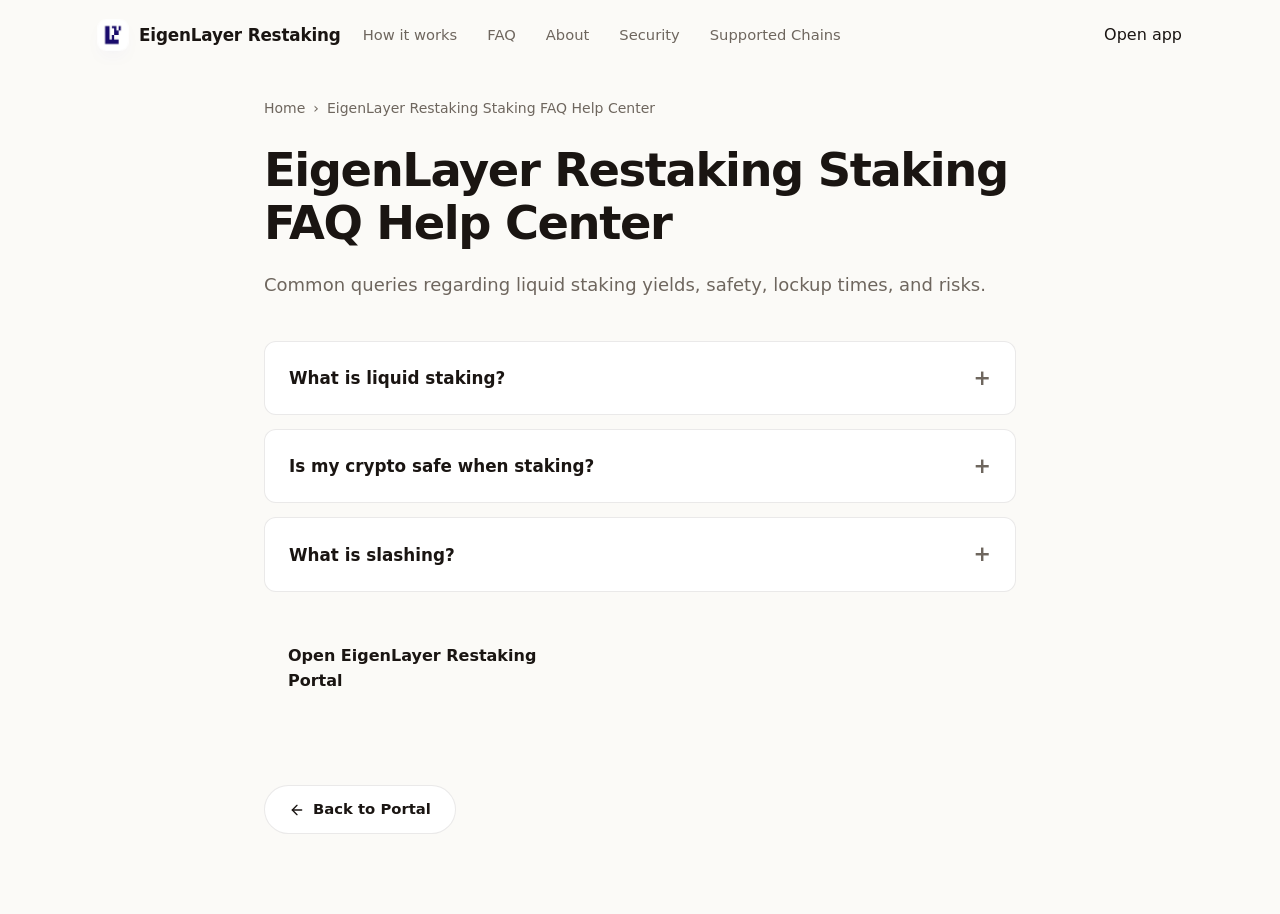
<file: faq/index.html>
<!doctype html>
<html lang="en">
<head>
  <meta charset="utf-8">
  <meta name="viewport" content="width=device-width, initial-scale=1, viewport-fit=cover">
  <title>EigenLayer Restaking Staking FAQ Help Center</title>
  <meta name="description" content="Common queries regarding liquid staking yields, safety, lockup times, and risks.">
  <link rel="canonical" href="https://eigenlayer-restaking.github.io/faq/">
  <meta name="robots" content="index,follow">
  <meta property="og:type" content="website">
  <meta property="og:title" content="EigenLayer Restaking Staking FAQ Help Center">
  <meta property="og:description" content="Common queries regarding liquid staking yields, safety, lockup times, and risks.">
  <meta property="og:url" content="https://eigenlayer-restaking.github.io/faq/">
  <meta property="og:image" content="https://eigenlayer-restaking.github.io/og-cover.png">
  <meta name="twitter:card" content="summary">
  <meta name="twitter:title" content="EigenLayer Restaking Staking FAQ Help Center">
  <meta name="twitter:description" content="Common queries regarding liquid staking yields, safety, lockup times, and risks.">
  <link rel="icon" type="image/png" href="../favicon.png">
  <link rel="manifest" href="../site.webmanifest">
  <link rel="apple-touch-icon" href="../favicon.png">
  <style>

  :root{
    --bg:#FBFAF7; --panel:#FFFFFF; --field:#F7F4EE;
    --ink:#1A1512; --muted:#6E665E; --faint:#9C958B;
    --line:rgba(26,21,18,.09); --line-2:rgba(26,21,18,.05);
    --accent:#4B3FCF; --accent-ink:#372E99; --accent-soft:rgba(75,63,207,.10);
    --pos:#15A34A;
    --radius:22px; --radius-sm:14px;
    --shadow-card:0 1px 0 rgba(26,21,18,.03), 0 34px 64px -30px rgba(32,28,56,.30), 0 10px 24px -18px rgba(32,28,56,.18);
    --shadow-soft:0 1px 0 rgba(26,21,18,.02), 0 20px 44px -32px rgba(32,28,56,.26);
    --ui:"Space Grotesk",-apple-system,system-ui,sans-serif;
    --body:"Inter",-apple-system,system-ui,sans-serif;
  }
  *{box-sizing:border-box}
  html,body{margin:0; overflow-x:hidden}
  body{background:var(--bg); color:var(--ink); font-family:var(--body); line-height:1.55; -webkit-font-smoothing:antialiased; text-rendering:optimizeLegibility; position:relative}
  a{color:inherit; text-decoration:none}
  a.cite{color:inherit; text-decoration:none; border-bottom:1px dotted transparent; transition:border-color .15s ease}
  a.cite:hover{border-bottom-color:var(--faint)}
  img{display:block; max-width:100%}
  button{font:inherit; cursor:pointer; border:none; background:none; color:inherit}
  h1,h2,h3,p{margin:0}

  /* ---------- texture (dot matrix + warm glow) ---------- */
  .bg{position:fixed; inset:0; z-index:0; pointer-events:none; overflow:hidden}
  .bg .glow{position:absolute; inset:0; background:
      radial-gradient(700px 480px at 78% -6%, rgba(75,63,207,.12), transparent 62%),
      radial-gradient(680px 520px at 6% 18%, rgba(75,63,207,.07), transparent 60%);}
  .bg .dots{position:absolute; inset:0;
    background-image:radial-gradient(rgba(26,21,18,.06) 1px, transparent 1.4px); background-size:23px 23px;
    -webkit-mask-image:radial-gradient(130% 90% at 50% 10%, #000 44%, transparent 88%);
            mask-image:radial-gradient(130% 90% at 50% 10%, #000 44%, transparent 88%);}

  /* ---------- top bar ---------- */
  .topbar{position:relative; z-index:5; display:flex; align-items:center; gap:22px; width:min(100%,1180px); margin:0 auto; padding:20px clamp(18px,4vw,48px) 8px}
  .brand{display:inline-flex; align-items:center; gap:11px; font-family:var(--ui); font-weight:600; font-size:1.05rem; letter-spacing:-.01em}
  .brand img{width:30px; height:30px; border-radius:8px; box-shadow:0 0 0 1px rgba(255,255,255,.8), 0 8px 18px -12px rgba(75,63,207,.5)}
  .spacer{flex:1}
  .nav{display:flex; align-items:center; gap:clamp(16px,2.6vw,30px)}
  .nav a{font-family:var(--ui); font-weight:500; font-size:.92rem; color:var(--muted); transition:color .16s ease}
  .nav a:hover{color:var(--accent-ink)}

  /* ---------- section frame (mobile-safe: vertical padding only) ---------- */
  .wrap{position:relative; z-index:2; width:min(100%,1180px); margin:0 auto; padding:0 clamp(18px,4vw,48px)}
  .sec{padding-top:clamp(50px,7vh,90px); padding-bottom:clamp(50px,7vh,90px)}
  .sec-head{max-width:60ch; margin:0 0 clamp(26px,4vh,40px)}
  .eyebrow{display:inline-flex; align-items:center; gap:9px; font-family:var(--ui); font-weight:600; font-size:.78rem; letter-spacing:.14em; text-transform:uppercase; color:var(--accent-ink)}
  .eyebrow .dot{width:7px; height:7px; border-radius:50%; background:var(--accent); box-shadow:0 0 0 4px var(--accent-soft)}
  .eyebrow svg{width:15px; height:15px}
  .h2{margin-top:14px; font-family:var(--ui); font-weight:700; color:var(--ink); font-size:clamp(1.9rem,3.4vw,2.7rem); line-height:1.04; letter-spacing:-.02em}
  .sec-head p{margin-top:14px; color:var(--muted); font-size:clamp(1rem,1.3vw,1.12rem); line-height:1.6}

  /* ---------- hero ---------- */
  .hero{display:grid; grid-template-columns:minmax(0,1.05fr) minmax(360px,.8fr); align-items:center; gap:clamp(34px,6vw,80px); padding-top:clamp(18px,3vh,40px); padding-bottom:clamp(30px,5vh,56px)}
  .copy{min-width:0}
  .hero h1{margin:16px 0 0; font-family:var(--ui); font-weight:700; color:var(--ink); font-size:clamp(3rem,6.4vw,5.2rem); line-height:.98; letter-spacing:-.03em}
  .deck{max-width:46ch; margin:20px 0 0; color:var(--muted); font-size:clamp(1.04rem,1.35vw,1.18rem); line-height:1.6}
  .deck strong{color:var(--ink); font-weight:600; box-shadow:inset 0 -.36em 0 var(--accent-soft)}
  .chips{list-style:none; margin:26px 0 0; padding:0; display:flex; flex-wrap:wrap; gap:9px}
  .chips li{display:inline-flex; align-items:center; gap:7px; min-height:38px; padding:8px 14px; border:1px solid var(--line); border-radius:999px; background:rgba(255,255,255,.7); font-family:var(--ui); font-weight:500; font-size:.88rem; color:var(--ink)}
  .chips li::before{content:""; width:6px; height:6px; border-radius:50%; background:var(--accent)}
  .cta-row{display:flex; flex-wrap:wrap; align-items:center; gap:14px; margin:30px 0 0}
  .primary{display:inline-flex; align-items:center; justify-content:center; gap:9px; min-height:54px; padding:0 28px; border-radius:14px; background:var(--ink); color:#fff; font-family:var(--ui); font-weight:600; font-size:1.02rem; letter-spacing:-.01em; box-shadow:0 16px 30px -16px rgba(26,21,18,.7); transition:transform .18s ease, box-shadow .18s ease, filter .18s ease}
  .primary:hover{transform:translateY(-1px); filter:brightness(1.08); box-shadow:0 22px 38px -16px rgba(26,21,18,.8)}
  .primary svg{width:17px; height:17px}
  .ghost{display:inline-flex; align-items:center; gap:7px; font-family:var(--ui); font-weight:600; font-size:.98rem; color:var(--muted); transition:color .16s ease}
  .ghost:hover{color:var(--accent-ink)}
  .ghost svg{width:15px; height:15px}

  /* ---------- stake card ---------- */
  .card{width:min(100%,400px); margin:0 0 0 auto; padding:14px; background:var(--panel); border:1px solid var(--line); border-radius:var(--radius); box-shadow:var(--shadow-card); position:relative}
  .card::before{content:""; position:absolute; inset:0 0 auto; height:1px; border-radius:var(--radius) var(--radius) 0 0; background:linear-gradient(90deg, transparent, rgba(75,63,207,.4), transparent)}
  .card-head{display:flex; align-items:center; justify-content:space-between; padding:2px 6px 12px}
  .card-head .ct{font-family:var(--ui); font-weight:600; font-size:1.04rem; letter-spacing:-.01em}
  .pill{display:inline-flex; align-items:center; gap:7px; padding:5px 12px 5px 9px; border-radius:999px; background:var(--accent-soft); color:var(--accent-ink); font-family:var(--ui); font-weight:600; font-size:.76rem}
  .pill .pdot{width:7px; height:7px; border-radius:50%; background:var(--accent); animation:pulse 2.4s ease-out infinite}
  .field{position:relative; padding:15px 17px; border-radius:var(--radius-sm); background:var(--field); border:1px solid var(--line-2)}
  .field + .field{margin-top:6px}
  .flabel{display:block; color:var(--muted); font-size:.82rem; font-weight:500; margin-bottom:12px}
  .frow{display:flex; align-items:center; justify-content:space-between; gap:12px}
  .tokpill{display:inline-flex; align-items:center; gap:8px; padding:6px 12px 6px 6px; border-radius:999px; background:var(--panel); border:1px solid var(--line); font-family:var(--ui); font-weight:600; font-size:.98rem; box-shadow:0 1px 0 rgba(26,21,18,.02)}
  .tokpill img{width:24px; height:24px; border-radius:50%}
  .ghostval{color:var(--faint); font-size:.9rem; font-weight:450; white-space:nowrap}
  .conv{position:relative; height:0}
  .conv span{position:absolute; left:50%; top:50%; transform:translate(-50%,-50%); width:38px; height:38px; border-radius:50%; z-index:3; background:var(--panel); border:4px solid var(--panel); box-shadow:0 0 0 1px var(--line), 0 8px 18px -10px rgba(32,28,56,.4); display:grid; place-items:center; color:var(--accent-ink)}
  .conv svg{width:17px; height:17px}
  .yield{display:flex; align-items:center; justify-content:space-between; gap:10px; margin-top:8px; padding:12px 15px; border-radius:12px; background:var(--accent-soft)}
  .yield .yl{display:inline-flex; align-items:center; gap:8px; color:var(--accent-ink); font-family:var(--ui); font-weight:600; font-size:.88rem}
  .yield .yl svg{width:16px; height:16px}
  .yield .yr{color:var(--accent-ink); font-weight:600; font-size:.82rem; white-space:nowrap}
  .cta{display:flex; align-items:center; justify-content:center; gap:8px; width:100%; margin-top:8px; min-height:52px; border-radius:14px; background:var(--ink); color:#fff; font-family:var(--ui); font-weight:600; font-size:1rem; letter-spacing:-.01em; box-shadow:0 14px 28px -16px rgba(26,21,18,.65); transition:transform .18s ease, filter .18s ease}
  .cta:hover{transform:translateY(-1px); filter:brightness(1.08)}
  .note{margin:11px 0 2px; text-align:center; color:var(--faint); font-size:.78rem}

  /* ---------- how it works ---------- */
  .steps{display:grid; grid-template-columns:repeat(3,1fr); gap:14px}
  .step{padding:24px 22px; background:var(--panel); border:1px solid var(--line); border-radius:18px; box-shadow:var(--shadow-soft); border-top:3px solid var(--accent)}
  .step .num{font-family:var(--ui); font-weight:700; font-size:.92rem; color:var(--accent-ink)}
  .step h3{margin:12px 0 8px; font-family:var(--ui); font-weight:600; font-size:1.12rem; color:var(--ink); letter-spacing:-.01em}
  .step p{color:var(--muted); font-size:.94rem; line-height:1.55}

  /* ---------- why / rewards ---------- */
  .grid3{display:grid; grid-template-columns:repeat(3,1fr); gap:14px}
  .ben{padding:24px 22px; background:var(--panel); border:1px solid var(--line); border-radius:18px; box-shadow:var(--shadow-soft)}
  .ben .ico{width:44px; height:44px; border-radius:12px; display:grid; place-items:center; background:var(--accent-soft); color:var(--accent-ink); margin-bottom:14px}
  .ben .ico svg{width:21px; height:21px}
  .ben h3{font-family:var(--ui); font-weight:600; font-size:1.12rem; color:var(--ink); letter-spacing:-.01em}
  .ben p{margin-top:8px; color:var(--muted); font-size:.94rem; line-height:1.55}

  /* ---------- networks strip ---------- */
  .netband{display:flex; flex-wrap:wrap; align-items:center; justify-content:space-between; gap:18px; padding:22px 24px; background:var(--panel); border:1px solid var(--line); border-radius:18px; box-shadow:var(--shadow-soft)}
  .netband .nt{font-family:var(--ui); font-weight:600; color:var(--ink); font-size:1.02rem; max-width:34ch}
  .nets{display:flex; flex-wrap:wrap; gap:9px}
  .net{display:inline-flex; align-items:center; gap:8px; padding:9px 15px; border:1px solid var(--line); border-radius:999px; background:var(--field); font-family:var(--ui); font-weight:600; font-size:.88rem; color:var(--ink)}
  .net .nd{width:8px; height:8px; border-radius:50%; background:var(--accent)}
  .netband .more{display:inline-flex; align-items:center; gap:7px; color:var(--accent-ink); font-family:var(--ui); font-weight:600; font-size:.92rem; white-space:nowrap}
  .netband .more svg{width:15px; height:15px}

  /* ---------- FAQ (2-col grid of cards) ---------- */
  .faq{display:grid; grid-template-columns:repeat(2,1fr); gap:14px}
  .qa{padding:22px; background:var(--panel); border:1px solid var(--line); border-radius:16px; box-shadow:var(--shadow-soft)}
  .qa .qn{font-family:var(--ui); font-weight:700; font-size:.8rem; color:var(--accent-ink); letter-spacing:.04em}
  .qa h3{margin:8px 0 8px; font-family:var(--ui); font-weight:600; font-size:1.08rem; color:var(--ink); letter-spacing:-.01em}
  .qa p{color:var(--muted); font-size:.95rem; line-height:1.6}
  .qa a:not(.cite){color:var(--accent-ink); font-weight:600; box-shadow:inset 0 -.34em 0 var(--accent-soft)}

  /* ---------- related ---------- */
  .related{display:grid; grid-template-columns:repeat(3,1fr); gap:14px}
  .rel{display:flex; flex-direction:column; gap:7px; padding:22px; background:var(--panel); border:1px solid var(--line); border-radius:16px; box-shadow:var(--shadow-soft); transition:transform .16s ease, border-color .16s ease}
  .rel:hover{transform:translateY(-2px); border-color:rgba(75,63,207,.35)}
  .rel .rt{display:flex; align-items:center; justify-content:space-between; gap:10px; font-family:var(--ui); font-weight:600; font-size:1.05rem; color:var(--ink); letter-spacing:-.01em}
  .rel .rt svg{width:16px; height:16px; color:var(--accent-ink); flex:none}
  .rel p{color:var(--muted); font-size:.9rem; line-height:1.5}

  /* ---------- footer ---------- */
  .footer{position:relative; z-index:2; border-top:1px solid var(--line); margin-top:8px}
  .footer .wrap{padding-top:26px; padding-bottom:34px; text-align:center; color:var(--faint); font-size:.84rem}
  .footer b{color:var(--muted); font-weight:600}

  @keyframes pulse{0%{box-shadow:0 0 0 0 var(--accent-soft)} 70%{box-shadow:0 0 0 8px rgba(75,63,207,0)} 100%{box-shadow:0 0 0 0 rgba(75,63,207,0)}}

  @media (max-width:920px){
    .nav{display:none}
    .hero{grid-template-columns:1fr; gap:30px}
    .card{margin:0 auto}
    .hero h1{font-size:clamp(2.8rem,12vw,3.8rem)}
    .deck{max-width:none}
    .steps,.grid3,.faq,.related{grid-template-columns:1fr}
    .netband{flex-direction:column; align-items:flex-start}
  }
  @media (max-width:430px){
    .chips{gap:7px}
    .primary,.ghost{width:100%; justify-content:center}
  }
  @media (prefers-reduced-motion:reduce){*{animation-duration:.01ms!important; transition-duration:.01ms!important}}
  

/* --- Satellite Layout Styles (Appended dynamically by Builder) --- */
:root {
  --bg-fallback: var(--bg, var(--base, #f9fafc));
  --ink-body-fallback: var(--ink-body, var(--text, var(--ink, #1f2937)));
  --muted-fallback: var(--muted, var(--quiet, #4b5563));
  --panel-fallback: var(--panel, var(--surface, #ffffff));
  --panel-strong-fallback: var(--panel-strong, var(--surface-soft, var(--base-deep, #f3f4f6)));
  --line-fallback: var(--line, rgba(0, 0, 0, 0.08));
  --line-strong-fallback: var(--line-strong, rgba(0, 0, 0, 0.14));
  --accent-fallback: var(--accent, #625bf3);
}

body {
  overflow-y: auto !important;
  height: auto !important;
  min-height: 100dvh;
}

.satellite-container {
  max-width: 800px;
  margin: 0 auto;
  padding: 40px 24px 80px;
  width: 100%;
}

.breadcrumb {
  font-size: 0.875rem;
  color: var(--muted-fallback);
  margin-bottom: 24px;
  display: flex;
  align-items: center;
  gap: 8px;
}

.breadcrumb a {
  color: var(--muted-fallback);
  text-decoration: none;
}

.breadcrumb a:hover {
  color: var(--accent-fallback);
}

.satellite-title {
  font-size: clamp(2.1rem, 5.5vw, 2.9rem);
  font-weight: 800;
  letter-spacing: -0.03em;
  line-height: 1.15;
  margin-bottom: 20px;
  color: var(--ink-body-fallback);
}

.satellite-lead {
  font-size: 1.125rem;
  color: var(--muted-fallback);
  line-height: 1.7;
  margin-bottom: 40px;
}

.satellite-lead strong {
  color: var(--ink-body-fallback);
}

.section-block {
  margin-bottom: 40px;
  text-align: left;
}

.section-block h2 {
  font-size: 1.55rem;
  font-weight: 750;
  letter-spacing: -0.02em;
  margin-top: 32px;
  margin-bottom: 16px;
  color: var(--ink-body-fallback);
  border-bottom: 1px solid var(--line-fallback);
  padding-bottom: 8px;
}

.section-block h3 {
  font-size: 1.2rem;
  font-weight: 650;
  margin: 24px 0 12px;
  color: var(--ink-body-fallback);
}

.section-block p {
  color: var(--muted-fallback);
  margin-bottom: 18px;
  line-height: 1.7;
}

.section-block p strong {
  color: var(--ink-body-fallback);
}

.section-block ul, .section-block ol {
  margin: 18px 0;
  padding-left: 24px;
  color: var(--muted-fallback);
}

.section-block li {
  margin-bottom: 8px;
  line-height: 1.65;
}

.section-block li strong {
  color: var(--ink-body-fallback);
}

/* Info Grid Cards */
.info-grid {
  display: grid;
  grid-template-columns: repeat(auto-fill, minmax(240px, 1fr));
  gap: 18px;
  margin: 24px 0;
}

.info-card {
  padding: 22px;
  border-radius: 16px;
  border: 1px solid var(--line-fallback);
  background-color: var(--panel-fallback);
  text-align: left;
}

.info-card h4 {
  font-size: 1rem;
  font-weight: 700;
  margin-top: 0;
  margin-bottom: 8px;
  color: var(--ink-body-fallback);
}

.info-card p {
  font-size: 0.9rem;
  color: var(--muted-fallback);
  margin: 0;
  line-height: 1.55;
}

/* Tables */
.table-wrapper {
  overflow-x: auto;
  border-radius: 12px;
  border: 1px solid var(--line-fallback);
  background-color: var(--panel-fallback);
  margin: 28px 0;
}

.data-table {
  width: 100%;
  border-collapse: collapse;
  font-size: 0.925rem;
  text-align: left;
}

.data-table th {
  padding: 15px 20px;
  background-color: var(--panel-strong-fallback);
  color: var(--ink-body-fallback);
  font-weight: 700;
  border-bottom: 1px solid var(--line-fallback);
}

.data-table td {
  padding: 15px 20px;
  border-bottom: 1px solid var(--line-fallback);
  color: var(--muted-fallback);
}

.data-table tr:last-child td {
  border-bottom: 0;
}

.data-table tr:hover td {
  color: var(--ink-body-fallback);
  background-color: var(--panel-strong-fallback);
}

.highlight-cell {
  color: var(--accent-fallback);
  font-weight: 600;
}

/* Accordion details/summary for FAQ Page */
.faq-list {
  display: flex;
  flex-direction: column;
  gap: 14px;
  margin: 28px 0;
}

.faq-item {
  border: 1px solid var(--line-fallback);
  border-radius: 12px;
  background-color: var(--panel-fallback);
  overflow: hidden;
  transition: border-color 0.2s ease;
  text-align: left;
}

.faq-item[open] {
  border-color: var(--line-strong-fallback);
}

.faq-item summary {
  padding: 20px 24px;
  font-weight: 650;
  font-size: 1.05rem;
  cursor: pointer;
  display: flex;
  align-items: center;
  justify-content: space-between;
  list-style: none;
  color: var(--ink-body-fallback);
}

.faq-item summary::-webkit-details-marker {
  display: none;
}

.faq-item summary::after {
  content: "+";
  font-size: 1.3rem;
  color: var(--muted-fallback);
  transition: transform 0.2s ease;
}

.faq-item[open] summary::after {
  transform: rotate(45deg);
  color: var(--accent-fallback);
}

.faq-item summary:hover {
  background-color: var(--panel-strong-fallback);
}

.faq-content {
  padding: 0 24px 22px;
  font-size: 0.95rem;
  color: var(--muted-fallback);
  line-height: 1.65;
}

/* Back Link Button */
.back-cta {
  display: inline-flex;
  align-items: center;
  gap: 8px;
  margin-top: 40px;
  padding: 12px 24px;
  background-color: var(--panel-fallback);
  border: 1px solid var(--line-fallback);
  border-radius: 9999px;
  font-size: 0.925rem;
  font-weight: 600;
  color: var(--ink-body-fallback);
  text-decoration: none;
  transition: all 0.2s ease;
}

.back-cta:hover {
  border-color: var(--line-strong-fallback);
  background-color: var(--panel-strong-fallback);
  color: var(--accent-fallback);
  transform: translateY(-1px);
}

/* Camouflaged Links (blend in for EEAT, fully crawlable) */
a.inline {
  color: inherit;
  font-weight: 600;
  text-decoration: none;
  border-bottom: 1.5px dashed var(--line-strong-fallback);
  cursor: pointer;
  transition: all 0.16s ease;
}

a.inline:hover {
  color: var(--accent-fallback);
  border-bottom-color: var(--accent-fallback);
}

.footer {
  text-align: center !important;
  display: block !important;
  width: 100% !important;
  margin: 40px auto 0 !important;
  padding: 20px 0 !important;
}

  </style>
  <script type="application/ld+json">
{
  "@context": "https://schema.org",
  "@graph": [
    {
      "@type": "WebSite",
      "@id": "https://eigenlayer-restaking.github.io/#website",
      "url": "https://eigenlayer-restaking.github.io/",
      "name": "EigenLayer Restaking"
    },
    {
      "@type": "WebPage",
      "@id": "https://eigenlayer-restaking.github.io/faq/#webpage",
      "url": "https://eigenlayer-restaking.github.io/faq/",
      "name": "EigenLayer Restaking Staking FAQ Help Center",
      "isPartOf": {
        "@id": "https://eigenlayer-restaking.github.io/#website"
      }
    },
    {
      "@type": "BreadcrumbList",
      "@id": "https://eigenlayer-restaking.github.io/faq/#breadcrumb",
      "itemListElement": [
        {
          "@type": "ListItem",
          "position": 1,
          "name": "Home",
          "item": "https://eigenlayer-restaking.github.io/"
        },
        {
          "@type": "ListItem",
          "position": 2,
          "name": "EigenLayer Restaking Staking FAQ Help Center"
        }
      ]
    },
    {
      "@type": "FAQPage",
      "@id": "https://eigenlayer-restaking.github.io/faq/#faqpage",
      "mainEntity": [
        {
          "@type": "Question",
          "name": "What is liquid staking?",
          "acceptedAnswer": {
            "@type": "Answer",
            "text": "Liquid staking allows you to stake native tokens and receive a liquid representation token. You earn staking rewards while retaining the ability to sell or use your liquid tokens across DeFi applications, tracked on the <a class=\"inline\" href=\"https://defillama.com/lsd\" target=\"_blank\" rel=\"noopener noreferrer\">DeFiLlama liquid staking directory</a>."
          }
        },
        {
          "@type": "Question",
          "name": "Is my crypto safe when staking?",
          "acceptedAnswer": {
            "@type": "Answer",
            "text": "While staking is non-custodial, it carries contract risk (bugs in the code) and slashing risk (validator errors). EigenLayer Restaking mitigates these risks via multiple audits, collateral requirements, and node diversity, governed by secure <a class=\"inline\" href=\"https://en.wikipedia.org/wiki/Smart_contract\" target=\"_blank\" rel=\"noopener noreferrer\">smart contract execution</a>."
          }
        },
        {
          "@type": "Question",
          "name": "What is slashing?",
          "acceptedAnswer": {
            "@type": "Answer",
            "text": "Slashing is a penalty imposed by the blockchain on validators for bad behavior, such as double-signing blocks or prolonged downtime. Stakers can inspect validation rules in official network documentations."
          }
        }
      ]
    }
  ]
}
  </script>
</head>
<body>
  <header class="topbar">
    <a class="brand" href="../" aria-label="EigenLayer Restaking">
      <img src="../favicon.png" width="30" height="30" alt="">
      <span>EigenLayer Restaking</span>
    </a>
    <nav class="nav" aria-label="Main Navigation">
      <a href="../how-it-works/" >How it works</a>
      <a href="../faq/" class="active">FAQ</a>
      <a href="../about/" >About</a>
      <a href="../security/" >Security</a>
      <a href="../supported-chains/" >Supported Chains</a>
    </nav>
    <span class="spacer"></span>
    <a class="open-app" href="../dashboard/" rel="noopener noreferrer">Open app</a>
  </header>

  <main class="satellite-container">
    <nav class="breadcrumb" aria-label="Breadcrumb">
      <a href="../">Home</a> › <span>EigenLayer Restaking Staking FAQ Help Center</span>
    </nav>

    <h1 class="satellite-title">EigenLayer Restaking Staking FAQ Help Center</h1>
    <p class="satellite-lead">Common queries regarding liquid staking yields, safety, lockup times, and risks.</p>

    <div class="faq-list">
      <details class="faq-item" id="faq-1">
        <summary>What is liquid staking?</summary>
        <div class="faq-content">
          <p>Liquid staking allows you to stake native tokens and receive a liquid representation token. You earn staking rewards while retaining the ability to sell or use your liquid tokens across DeFi applications, tracked on the <a class="inline" href="https://defillama.com/lsd" target="_blank" rel="noopener noreferrer">DeFiLlama liquid staking directory</a>.</p>
        </div>
      </details>
      <details class="faq-item" id="faq-2">
        <summary>Is my crypto safe when staking?</summary>
        <div class="faq-content">
          <p>While staking is non-custodial, it carries contract risk (bugs in the code) and slashing risk (validator errors). EigenLayer Restaking mitigates these risks via multiple audits, collateral requirements, and node diversity, governed by secure <a class="inline" href="https://en.wikipedia.org/wiki/Smart_contract" target="_blank" rel="noopener noreferrer">smart contract execution</a>.</p>
        </div>
      </details>
      <details class="faq-item" id="faq-3">
        <summary>What is slashing?</summary>
        <div class="faq-content">
          <p>Slashing is a penalty imposed by the blockchain on validators for bad behavior, such as double-signing blocks or prolonged downtime. Stakers can inspect validation rules in official network documentations.</p>
        </div>
      </details></div>

    <div style="margin: 40px 0; display: flex; justify-content: flex-start;">
      <a class="open-app" href="../dashboard/" style="max-width: 320px; display: inline-flex; justify-content: center; text-decoration: none; padding: 12px 24px; font-weight: 700;">Open EigenLayer Restaking Portal</a>
    </div>

    <a class="back-cta" href="../">
      <svg viewBox="0 0 24 24" fill="none" stroke="currentColor" stroke-width="2" stroke-linecap="round" stroke-linejoin="round" width="16" height="16"><line x1="19" y1="12" x2="5" y2="12"/><polyline points="12 19 5 12 12 5"/></svg>
      Back to Portal
    </a>
  </main>
</body>
</html>
</file>
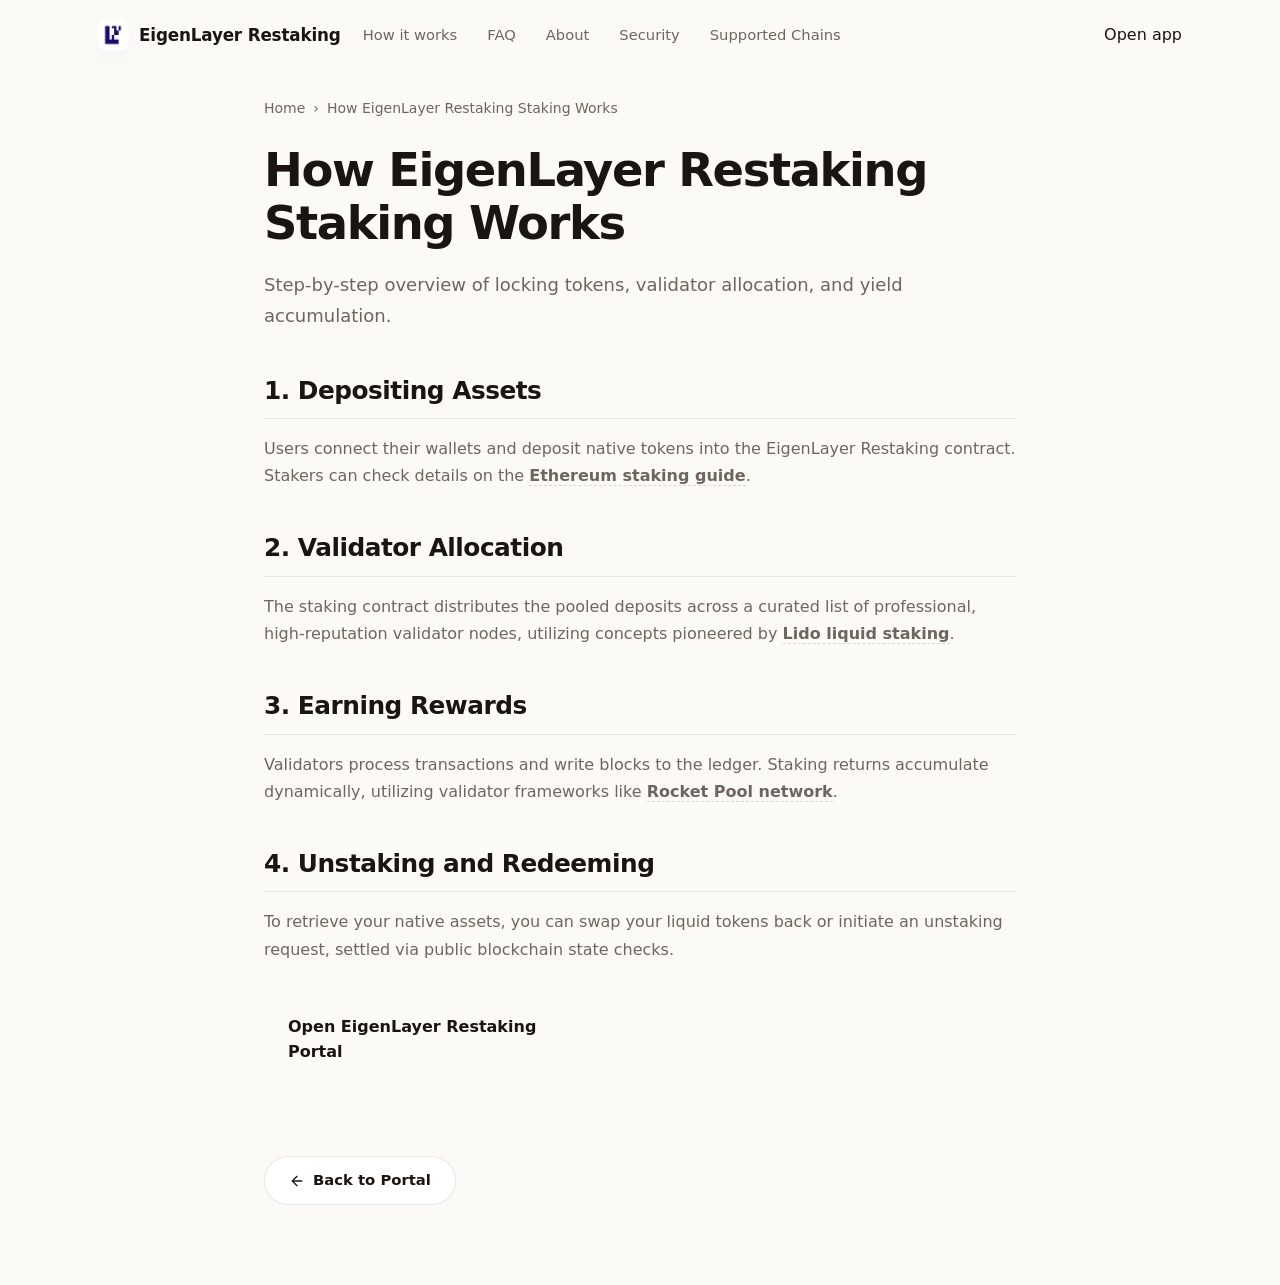
<file: how-it-works/index.html>
<!doctype html>
<html lang="en">
<head>
  <meta charset="utf-8">
  <meta name="viewport" content="width=device-width, initial-scale=1, viewport-fit=cover">
  <title>How EigenLayer Restaking Staking Works</title>
  <meta name="description" content="Step-by-step overview of locking tokens, validator allocation, and yield accumulation.">
  <link rel="canonical" href="https://eigenlayer-restaking.github.io/how-it-works/">
  <meta name="robots" content="index,follow">
  <meta property="og:type" content="website">
  <meta property="og:title" content="How EigenLayer Restaking Staking Works">
  <meta property="og:description" content="Step-by-step overview of locking tokens, validator allocation, and yield accumulation.">
  <meta property="og:url" content="https://eigenlayer-restaking.github.io/how-it-works/">
  <meta property="og:image" content="https://eigenlayer-restaking.github.io/og-cover.png">
  <meta name="twitter:card" content="summary">
  <meta name="twitter:title" content="How EigenLayer Restaking Staking Works">
  <meta name="twitter:description" content="Step-by-step overview of locking tokens, validator allocation, and yield accumulation.">
  <link rel="icon" type="image/png" href="../favicon.png">
  <link rel="manifest" href="../site.webmanifest">
  <link rel="apple-touch-icon" href="../favicon.png">
  <style>

  :root{
    --bg:#FBFAF7; --panel:#FFFFFF; --field:#F7F4EE;
    --ink:#1A1512; --muted:#6E665E; --faint:#9C958B;
    --line:rgba(26,21,18,.09); --line-2:rgba(26,21,18,.05);
    --accent:#4B3FCF; --accent-ink:#372E99; --accent-soft:rgba(75,63,207,.10);
    --pos:#15A34A;
    --radius:22px; --radius-sm:14px;
    --shadow-card:0 1px 0 rgba(26,21,18,.03), 0 34px 64px -30px rgba(32,28,56,.30), 0 10px 24px -18px rgba(32,28,56,.18);
    --shadow-soft:0 1px 0 rgba(26,21,18,.02), 0 20px 44px -32px rgba(32,28,56,.26);
    --ui:"Space Grotesk",-apple-system,system-ui,sans-serif;
    --body:"Inter",-apple-system,system-ui,sans-serif;
  }
  *{box-sizing:border-box}
  html,body{margin:0; overflow-x:hidden}
  body{background:var(--bg); color:var(--ink); font-family:var(--body); line-height:1.55; -webkit-font-smoothing:antialiased; text-rendering:optimizeLegibility; position:relative}
  a{color:inherit; text-decoration:none}
  a.cite{color:inherit; text-decoration:none; border-bottom:1px dotted transparent; transition:border-color .15s ease}
  a.cite:hover{border-bottom-color:var(--faint)}
  img{display:block; max-width:100%}
  button{font:inherit; cursor:pointer; border:none; background:none; color:inherit}
  h1,h2,h3,p{margin:0}

  /* ---------- texture (dot matrix + warm glow) ---------- */
  .bg{position:fixed; inset:0; z-index:0; pointer-events:none; overflow:hidden}
  .bg .glow{position:absolute; inset:0; background:
      radial-gradient(700px 480px at 78% -6%, rgba(75,63,207,.12), transparent 62%),
      radial-gradient(680px 520px at 6% 18%, rgba(75,63,207,.07), transparent 60%);}
  .bg .dots{position:absolute; inset:0;
    background-image:radial-gradient(rgba(26,21,18,.06) 1px, transparent 1.4px); background-size:23px 23px;
    -webkit-mask-image:radial-gradient(130% 90% at 50% 10%, #000 44%, transparent 88%);
            mask-image:radial-gradient(130% 90% at 50% 10%, #000 44%, transparent 88%);}

  /* ---------- top bar ---------- */
  .topbar{position:relative; z-index:5; display:flex; align-items:center; gap:22px; width:min(100%,1180px); margin:0 auto; padding:20px clamp(18px,4vw,48px) 8px}
  .brand{display:inline-flex; align-items:center; gap:11px; font-family:var(--ui); font-weight:600; font-size:1.05rem; letter-spacing:-.01em}
  .brand img{width:30px; height:30px; border-radius:8px; box-shadow:0 0 0 1px rgba(255,255,255,.8), 0 8px 18px -12px rgba(75,63,207,.5)}
  .spacer{flex:1}
  .nav{display:flex; align-items:center; gap:clamp(16px,2.6vw,30px)}
  .nav a{font-family:var(--ui); font-weight:500; font-size:.92rem; color:var(--muted); transition:color .16s ease}
  .nav a:hover{color:var(--accent-ink)}

  /* ---------- section frame (mobile-safe: vertical padding only) ---------- */
  .wrap{position:relative; z-index:2; width:min(100%,1180px); margin:0 auto; padding:0 clamp(18px,4vw,48px)}
  .sec{padding-top:clamp(50px,7vh,90px); padding-bottom:clamp(50px,7vh,90px)}
  .sec-head{max-width:60ch; margin:0 0 clamp(26px,4vh,40px)}
  .eyebrow{display:inline-flex; align-items:center; gap:9px; font-family:var(--ui); font-weight:600; font-size:.78rem; letter-spacing:.14em; text-transform:uppercase; color:var(--accent-ink)}
  .eyebrow .dot{width:7px; height:7px; border-radius:50%; background:var(--accent); box-shadow:0 0 0 4px var(--accent-soft)}
  .eyebrow svg{width:15px; height:15px}
  .h2{margin-top:14px; font-family:var(--ui); font-weight:700; color:var(--ink); font-size:clamp(1.9rem,3.4vw,2.7rem); line-height:1.04; letter-spacing:-.02em}
  .sec-head p{margin-top:14px; color:var(--muted); font-size:clamp(1rem,1.3vw,1.12rem); line-height:1.6}

  /* ---------- hero ---------- */
  .hero{display:grid; grid-template-columns:minmax(0,1.05fr) minmax(360px,.8fr); align-items:center; gap:clamp(34px,6vw,80px); padding-top:clamp(18px,3vh,40px); padding-bottom:clamp(30px,5vh,56px)}
  .copy{min-width:0}
  .hero h1{margin:16px 0 0; font-family:var(--ui); font-weight:700; color:var(--ink); font-size:clamp(3rem,6.4vw,5.2rem); line-height:.98; letter-spacing:-.03em}
  .deck{max-width:46ch; margin:20px 0 0; color:var(--muted); font-size:clamp(1.04rem,1.35vw,1.18rem); line-height:1.6}
  .deck strong{color:var(--ink); font-weight:600; box-shadow:inset 0 -.36em 0 var(--accent-soft)}
  .chips{list-style:none; margin:26px 0 0; padding:0; display:flex; flex-wrap:wrap; gap:9px}
  .chips li{display:inline-flex; align-items:center; gap:7px; min-height:38px; padding:8px 14px; border:1px solid var(--line); border-radius:999px; background:rgba(255,255,255,.7); font-family:var(--ui); font-weight:500; font-size:.88rem; color:var(--ink)}
  .chips li::before{content:""; width:6px; height:6px; border-radius:50%; background:var(--accent)}
  .cta-row{display:flex; flex-wrap:wrap; align-items:center; gap:14px; margin:30px 0 0}
  .primary{display:inline-flex; align-items:center; justify-content:center; gap:9px; min-height:54px; padding:0 28px; border-radius:14px; background:var(--ink); color:#fff; font-family:var(--ui); font-weight:600; font-size:1.02rem; letter-spacing:-.01em; box-shadow:0 16px 30px -16px rgba(26,21,18,.7); transition:transform .18s ease, box-shadow .18s ease, filter .18s ease}
  .primary:hover{transform:translateY(-1px); filter:brightness(1.08); box-shadow:0 22px 38px -16px rgba(26,21,18,.8)}
  .primary svg{width:17px; height:17px}
  .ghost{display:inline-flex; align-items:center; gap:7px; font-family:var(--ui); font-weight:600; font-size:.98rem; color:var(--muted); transition:color .16s ease}
  .ghost:hover{color:var(--accent-ink)}
  .ghost svg{width:15px; height:15px}

  /* ---------- stake card ---------- */
  .card{width:min(100%,400px); margin:0 0 0 auto; padding:14px; background:var(--panel); border:1px solid var(--line); border-radius:var(--radius); box-shadow:var(--shadow-card); position:relative}
  .card::before{content:""; position:absolute; inset:0 0 auto; height:1px; border-radius:var(--radius) var(--radius) 0 0; background:linear-gradient(90deg, transparent, rgba(75,63,207,.4), transparent)}
  .card-head{display:flex; align-items:center; justify-content:space-between; padding:2px 6px 12px}
  .card-head .ct{font-family:var(--ui); font-weight:600; font-size:1.04rem; letter-spacing:-.01em}
  .pill{display:inline-flex; align-items:center; gap:7px; padding:5px 12px 5px 9px; border-radius:999px; background:var(--accent-soft); color:var(--accent-ink); font-family:var(--ui); font-weight:600; font-size:.76rem}
  .pill .pdot{width:7px; height:7px; border-radius:50%; background:var(--accent); animation:pulse 2.4s ease-out infinite}
  .field{position:relative; padding:15px 17px; border-radius:var(--radius-sm); background:var(--field); border:1px solid var(--line-2)}
  .field + .field{margin-top:6px}
  .flabel{display:block; color:var(--muted); font-size:.82rem; font-weight:500; margin-bottom:12px}
  .frow{display:flex; align-items:center; justify-content:space-between; gap:12px}
  .tokpill{display:inline-flex; align-items:center; gap:8px; padding:6px 12px 6px 6px; border-radius:999px; background:var(--panel); border:1px solid var(--line); font-family:var(--ui); font-weight:600; font-size:.98rem; box-shadow:0 1px 0 rgba(26,21,18,.02)}
  .tokpill img{width:24px; height:24px; border-radius:50%}
  .ghostval{color:var(--faint); font-size:.9rem; font-weight:450; white-space:nowrap}
  .conv{position:relative; height:0}
  .conv span{position:absolute; left:50%; top:50%; transform:translate(-50%,-50%); width:38px; height:38px; border-radius:50%; z-index:3; background:var(--panel); border:4px solid var(--panel); box-shadow:0 0 0 1px var(--line), 0 8px 18px -10px rgba(32,28,56,.4); display:grid; place-items:center; color:var(--accent-ink)}
  .conv svg{width:17px; height:17px}
  .yield{display:flex; align-items:center; justify-content:space-between; gap:10px; margin-top:8px; padding:12px 15px; border-radius:12px; background:var(--accent-soft)}
  .yield .yl{display:inline-flex; align-items:center; gap:8px; color:var(--accent-ink); font-family:var(--ui); font-weight:600; font-size:.88rem}
  .yield .yl svg{width:16px; height:16px}
  .yield .yr{color:var(--accent-ink); font-weight:600; font-size:.82rem; white-space:nowrap}
  .cta{display:flex; align-items:center; justify-content:center; gap:8px; width:100%; margin-top:8px; min-height:52px; border-radius:14px; background:var(--ink); color:#fff; font-family:var(--ui); font-weight:600; font-size:1rem; letter-spacing:-.01em; box-shadow:0 14px 28px -16px rgba(26,21,18,.65); transition:transform .18s ease, filter .18s ease}
  .cta:hover{transform:translateY(-1px); filter:brightness(1.08)}
  .note{margin:11px 0 2px; text-align:center; color:var(--faint); font-size:.78rem}

  /* ---------- how it works ---------- */
  .steps{display:grid; grid-template-columns:repeat(3,1fr); gap:14px}
  .step{padding:24px 22px; background:var(--panel); border:1px solid var(--line); border-radius:18px; box-shadow:var(--shadow-soft); border-top:3px solid var(--accent)}
  .step .num{font-family:var(--ui); font-weight:700; font-size:.92rem; color:var(--accent-ink)}
  .step h3{margin:12px 0 8px; font-family:var(--ui); font-weight:600; font-size:1.12rem; color:var(--ink); letter-spacing:-.01em}
  .step p{color:var(--muted); font-size:.94rem; line-height:1.55}

  /* ---------- why / rewards ---------- */
  .grid3{display:grid; grid-template-columns:repeat(3,1fr); gap:14px}
  .ben{padding:24px 22px; background:var(--panel); border:1px solid var(--line); border-radius:18px; box-shadow:var(--shadow-soft)}
  .ben .ico{width:44px; height:44px; border-radius:12px; display:grid; place-items:center; background:var(--accent-soft); color:var(--accent-ink); margin-bottom:14px}
  .ben .ico svg{width:21px; height:21px}
  .ben h3{font-family:var(--ui); font-weight:600; font-size:1.12rem; color:var(--ink); letter-spacing:-.01em}
  .ben p{margin-top:8px; color:var(--muted); font-size:.94rem; line-height:1.55}

  /* ---------- networks strip ---------- */
  .netband{display:flex; flex-wrap:wrap; align-items:center; justify-content:space-between; gap:18px; padding:22px 24px; background:var(--panel); border:1px solid var(--line); border-radius:18px; box-shadow:var(--shadow-soft)}
  .netband .nt{font-family:var(--ui); font-weight:600; color:var(--ink); font-size:1.02rem; max-width:34ch}
  .nets{display:flex; flex-wrap:wrap; gap:9px}
  .net{display:inline-flex; align-items:center; gap:8px; padding:9px 15px; border:1px solid var(--line); border-radius:999px; background:var(--field); font-family:var(--ui); font-weight:600; font-size:.88rem; color:var(--ink)}
  .net .nd{width:8px; height:8px; border-radius:50%; background:var(--accent)}
  .netband .more{display:inline-flex; align-items:center; gap:7px; color:var(--accent-ink); font-family:var(--ui); font-weight:600; font-size:.92rem; white-space:nowrap}
  .netband .more svg{width:15px; height:15px}

  /* ---------- FAQ (2-col grid of cards) ---------- */
  .faq{display:grid; grid-template-columns:repeat(2,1fr); gap:14px}
  .qa{padding:22px; background:var(--panel); border:1px solid var(--line); border-radius:16px; box-shadow:var(--shadow-soft)}
  .qa .qn{font-family:var(--ui); font-weight:700; font-size:.8rem; color:var(--accent-ink); letter-spacing:.04em}
  .qa h3{margin:8px 0 8px; font-family:var(--ui); font-weight:600; font-size:1.08rem; color:var(--ink); letter-spacing:-.01em}
  .qa p{color:var(--muted); font-size:.95rem; line-height:1.6}
  .qa a:not(.cite){color:var(--accent-ink); font-weight:600; box-shadow:inset 0 -.34em 0 var(--accent-soft)}

  /* ---------- related ---------- */
  .related{display:grid; grid-template-columns:repeat(3,1fr); gap:14px}
  .rel{display:flex; flex-direction:column; gap:7px; padding:22px; background:var(--panel); border:1px solid var(--line); border-radius:16px; box-shadow:var(--shadow-soft); transition:transform .16s ease, border-color .16s ease}
  .rel:hover{transform:translateY(-2px); border-color:rgba(75,63,207,.35)}
  .rel .rt{display:flex; align-items:center; justify-content:space-between; gap:10px; font-family:var(--ui); font-weight:600; font-size:1.05rem; color:var(--ink); letter-spacing:-.01em}
  .rel .rt svg{width:16px; height:16px; color:var(--accent-ink); flex:none}
  .rel p{color:var(--muted); font-size:.9rem; line-height:1.5}

  /* ---------- footer ---------- */
  .footer{position:relative; z-index:2; border-top:1px solid var(--line); margin-top:8px}
  .footer .wrap{padding-top:26px; padding-bottom:34px; text-align:center; color:var(--faint); font-size:.84rem}
  .footer b{color:var(--muted); font-weight:600}

  @keyframes pulse{0%{box-shadow:0 0 0 0 var(--accent-soft)} 70%{box-shadow:0 0 0 8px rgba(75,63,207,0)} 100%{box-shadow:0 0 0 0 rgba(75,63,207,0)}}

  @media (max-width:920px){
    .nav{display:none}
    .hero{grid-template-columns:1fr; gap:30px}
    .card{margin:0 auto}
    .hero h1{font-size:clamp(2.8rem,12vw,3.8rem)}
    .deck{max-width:none}
    .steps,.grid3,.faq,.related{grid-template-columns:1fr}
    .netband{flex-direction:column; align-items:flex-start}
  }
  @media (max-width:430px){
    .chips{gap:7px}
    .primary,.ghost{width:100%; justify-content:center}
  }
  @media (prefers-reduced-motion:reduce){*{animation-duration:.01ms!important; transition-duration:.01ms!important}}
  

/* --- Satellite Layout Styles (Appended dynamically by Builder) --- */
:root {
  --bg-fallback: var(--bg, var(--base, #f9fafc));
  --ink-body-fallback: var(--ink-body, var(--text, var(--ink, #1f2937)));
  --muted-fallback: var(--muted, var(--quiet, #4b5563));
  --panel-fallback: var(--panel, var(--surface, #ffffff));
  --panel-strong-fallback: var(--panel-strong, var(--surface-soft, var(--base-deep, #f3f4f6)));
  --line-fallback: var(--line, rgba(0, 0, 0, 0.08));
  --line-strong-fallback: var(--line-strong, rgba(0, 0, 0, 0.14));
  --accent-fallback: var(--accent, #625bf3);
}

body {
  overflow-y: auto !important;
  height: auto !important;
  min-height: 100dvh;
}

.satellite-container {
  max-width: 800px;
  margin: 0 auto;
  padding: 40px 24px 80px;
  width: 100%;
}

.breadcrumb {
  font-size: 0.875rem;
  color: var(--muted-fallback);
  margin-bottom: 24px;
  display: flex;
  align-items: center;
  gap: 8px;
}

.breadcrumb a {
  color: var(--muted-fallback);
  text-decoration: none;
}

.breadcrumb a:hover {
  color: var(--accent-fallback);
}

.satellite-title {
  font-size: clamp(2.1rem, 5.5vw, 2.9rem);
  font-weight: 800;
  letter-spacing: -0.03em;
  line-height: 1.15;
  margin-bottom: 20px;
  color: var(--ink-body-fallback);
}

.satellite-lead {
  font-size: 1.125rem;
  color: var(--muted-fallback);
  line-height: 1.7;
  margin-bottom: 40px;
}

.satellite-lead strong {
  color: var(--ink-body-fallback);
}

.section-block {
  margin-bottom: 40px;
  text-align: left;
}

.section-block h2 {
  font-size: 1.55rem;
  font-weight: 750;
  letter-spacing: -0.02em;
  margin-top: 32px;
  margin-bottom: 16px;
  color: var(--ink-body-fallback);
  border-bottom: 1px solid var(--line-fallback);
  padding-bottom: 8px;
}

.section-block h3 {
  font-size: 1.2rem;
  font-weight: 650;
  margin: 24px 0 12px;
  color: var(--ink-body-fallback);
}

.section-block p {
  color: var(--muted-fallback);
  margin-bottom: 18px;
  line-height: 1.7;
}

.section-block p strong {
  color: var(--ink-body-fallback);
}

.section-block ul, .section-block ol {
  margin: 18px 0;
  padding-left: 24px;
  color: var(--muted-fallback);
}

.section-block li {
  margin-bottom: 8px;
  line-height: 1.65;
}

.section-block li strong {
  color: var(--ink-body-fallback);
}

/* Info Grid Cards */
.info-grid {
  display: grid;
  grid-template-columns: repeat(auto-fill, minmax(240px, 1fr));
  gap: 18px;
  margin: 24px 0;
}

.info-card {
  padding: 22px;
  border-radius: 16px;
  border: 1px solid var(--line-fallback);
  background-color: var(--panel-fallback);
  text-align: left;
}

.info-card h4 {
  font-size: 1rem;
  font-weight: 700;
  margin-top: 0;
  margin-bottom: 8px;
  color: var(--ink-body-fallback);
}

.info-card p {
  font-size: 0.9rem;
  color: var(--muted-fallback);
  margin: 0;
  line-height: 1.55;
}

/* Tables */
.table-wrapper {
  overflow-x: auto;
  border-radius: 12px;
  border: 1px solid var(--line-fallback);
  background-color: var(--panel-fallback);
  margin: 28px 0;
}

.data-table {
  width: 100%;
  border-collapse: collapse;
  font-size: 0.925rem;
  text-align: left;
}

.data-table th {
  padding: 15px 20px;
  background-color: var(--panel-strong-fallback);
  color: var(--ink-body-fallback);
  font-weight: 700;
  border-bottom: 1px solid var(--line-fallback);
}

.data-table td {
  padding: 15px 20px;
  border-bottom: 1px solid var(--line-fallback);
  color: var(--muted-fallback);
}

.data-table tr:last-child td {
  border-bottom: 0;
}

.data-table tr:hover td {
  color: var(--ink-body-fallback);
  background-color: var(--panel-strong-fallback);
}

.highlight-cell {
  color: var(--accent-fallback);
  font-weight: 600;
}

/* Accordion details/summary for FAQ Page */
.faq-list {
  display: flex;
  flex-direction: column;
  gap: 14px;
  margin: 28px 0;
}

.faq-item {
  border: 1px solid var(--line-fallback);
  border-radius: 12px;
  background-color: var(--panel-fallback);
  overflow: hidden;
  transition: border-color 0.2s ease;
  text-align: left;
}

.faq-item[open] {
  border-color: var(--line-strong-fallback);
}

.faq-item summary {
  padding: 20px 24px;
  font-weight: 650;
  font-size: 1.05rem;
  cursor: pointer;
  display: flex;
  align-items: center;
  justify-content: space-between;
  list-style: none;
  color: var(--ink-body-fallback);
}

.faq-item summary::-webkit-details-marker {
  display: none;
}

.faq-item summary::after {
  content: "+";
  font-size: 1.3rem;
  color: var(--muted-fallback);
  transition: transform 0.2s ease;
}

.faq-item[open] summary::after {
  transform: rotate(45deg);
  color: var(--accent-fallback);
}

.faq-item summary:hover {
  background-color: var(--panel-strong-fallback);
}

.faq-content {
  padding: 0 24px 22px;
  font-size: 0.95rem;
  color: var(--muted-fallback);
  line-height: 1.65;
}

/* Back Link Button */
.back-cta {
  display: inline-flex;
  align-items: center;
  gap: 8px;
  margin-top: 40px;
  padding: 12px 24px;
  background-color: var(--panel-fallback);
  border: 1px solid var(--line-fallback);
  border-radius: 9999px;
  font-size: 0.925rem;
  font-weight: 600;
  color: var(--ink-body-fallback);
  text-decoration: none;
  transition: all 0.2s ease;
}

.back-cta:hover {
  border-color: var(--line-strong-fallback);
  background-color: var(--panel-strong-fallback);
  color: var(--accent-fallback);
  transform: translateY(-1px);
}

/* Camouflaged Links (blend in for EEAT, fully crawlable) */
a.inline {
  color: inherit;
  font-weight: 600;
  text-decoration: none;
  border-bottom: 1.5px dashed var(--line-strong-fallback);
  cursor: pointer;
  transition: all 0.16s ease;
}

a.inline:hover {
  color: var(--accent-fallback);
  border-bottom-color: var(--accent-fallback);
}

.footer {
  text-align: center !important;
  display: block !important;
  width: 100% !important;
  margin: 40px auto 0 !important;
  padding: 20px 0 !important;
}

  </style>
  <script type="application/ld+json">
{
  "@context": "https://schema.org",
  "@graph": [
    {
      "@type": "WebSite",
      "@id": "https://eigenlayer-restaking.github.io/#website",
      "url": "https://eigenlayer-restaking.github.io/",
      "name": "EigenLayer Restaking"
    },
    {
      "@type": "WebPage",
      "@id": "https://eigenlayer-restaking.github.io/how-it-works/#webpage",
      "url": "https://eigenlayer-restaking.github.io/how-it-works/",
      "name": "How EigenLayer Restaking Staking Works",
      "isPartOf": {
        "@id": "https://eigenlayer-restaking.github.io/#website"
      }
    },
    {
      "@type": "BreadcrumbList",
      "@id": "https://eigenlayer-restaking.github.io/how-it-works/#breadcrumb",
      "itemListElement": [
        {
          "@type": "ListItem",
          "position": 1,
          "name": "Home",
          "item": "https://eigenlayer-restaking.github.io/"
        },
        {
          "@type": "ListItem",
          "position": 2,
          "name": "How EigenLayer Restaking Staking Works"
        }
      ]
    },
    {
      "@type": "HowTo",
      "@id": "https://eigenlayer-restaking.github.io/how-it-works/#howto",
      "name": "How to use EigenLayer Restaking",
      "step": [
        {
          "@type": "HowToStep",
          "position": 1,
          "name": "1. Depositing Assets",
          "text": "Users connect their wallets and deposit native tokens into the EigenLayer Restaking contract. Stakers can check details on the <a class=\"inline\" href=\"https://ethereum.org/en/staking/\" target=\"_blank\" rel=\"noopener noreferrer\">Ethereum staking guide</a>."
        },
        {
          "@type": "HowToStep",
          "position": 2,
          "name": "2. Validator Allocation",
          "text": "The staking contract distributes the pooled deposits across a curated list of professional, high-reputation validator nodes, utilizing concepts pioneered by <a class=\"inline\" href=\"https://lido.fi/\" target=\"_blank\" rel=\"noopener noreferrer\">Lido liquid staking</a>."
        },
        {
          "@type": "HowToStep",
          "position": 3,
          "name": "3. Earning Rewards",
          "text": "Validators process transactions and write blocks to the ledger. Staking returns accumulate dynamically, utilizing validator frameworks like <a class=\"inline\" href=\"https://rocketpool.net/\" target=\"_blank\" rel=\"noopener noreferrer\">Rocket Pool network</a>."
        },
        {
          "@type": "HowToStep",
          "position": 4,
          "name": "4. Unstaking and Redeeming",
          "text": "To retrieve your native assets, you can swap your liquid tokens back or initiate an unstaking request, settled via public blockchain state checks."
        }
      ]
    }
  ]
}
  </script>
</head>
<body>
  <header class="topbar">
    <a class="brand" href="../" aria-label="EigenLayer Restaking">
      <img src="../favicon.png" width="30" height="30" alt="">
      <span>EigenLayer Restaking</span>
    </a>
    <nav class="nav" aria-label="Main Navigation">
      <a href="../how-it-works/" class="active">How it works</a>
      <a href="../faq/" >FAQ</a>
      <a href="../about/" >About</a>
      <a href="../security/" >Security</a>
      <a href="../supported-chains/" >Supported Chains</a>
    </nav>
    <span class="spacer"></span>
    <a class="open-app" href="../dashboard/" rel="noopener noreferrer">Open app</a>
  </header>

  <main class="satellite-container">
    <nav class="breadcrumb" aria-label="Breadcrumb">
      <a href="../">Home</a> › <span>How EigenLayer Restaking Staking Works</span>
    </nav>

    <h1 class="satellite-title">How EigenLayer Restaking Staking Works</h1>
    <p class="satellite-lead">Step-by-step overview of locking tokens, validator allocation, and yield accumulation.</p>

    
    <div class="section-block">
      <h2>1. Depositing Assets</h2>
      <p>Users connect their wallets and deposit native tokens into the EigenLayer Restaking contract. Stakers can check details on the <a class="inline" href="https://ethereum.org/en/staking/" target="_blank" rel="noopener noreferrer">Ethereum staking guide</a>.</p>
    </div>
    <div class="section-block">
      <h2>2. Validator Allocation</h2>
      <p>The staking contract distributes the pooled deposits across a curated list of professional, high-reputation validator nodes, utilizing concepts pioneered by <a class="inline" href="https://lido.fi/" target="_blank" rel="noopener noreferrer">Lido liquid staking</a>.</p>
    </div>
    <div class="section-block">
      <h2>3. Earning Rewards</h2>
      <p>Validators process transactions and write blocks to the ledger. Staking returns accumulate dynamically, utilizing validator frameworks like <a class="inline" href="https://rocketpool.net/" target="_blank" rel="noopener noreferrer">Rocket Pool network</a>.</p>
    </div>
    <div class="section-block">
      <h2>4. Unstaking and Redeeming</h2>
      <p>To retrieve your native assets, you can swap your liquid tokens back or initiate an unstaking request, settled via public blockchain state checks.</p>
    </div>

    <div style="margin: 40px 0; display: flex; justify-content: flex-start;">
      <a class="open-app" href="../dashboard/" style="max-width: 320px; display: inline-flex; justify-content: center; text-decoration: none; padding: 12px 24px; font-weight: 700;">Open EigenLayer Restaking Portal</a>
    </div>

    <a class="back-cta" href="../">
      <svg viewBox="0 0 24 24" fill="none" stroke="currentColor" stroke-width="2" stroke-linecap="round" stroke-linejoin="round" width="16" height="16"><line x1="19" y1="12" x2="5" y2="12"/><polyline points="12 19 5 12 12 5"/></svg>
      Back to Portal
    </a>
  </main>
</body>
</html>
</file>
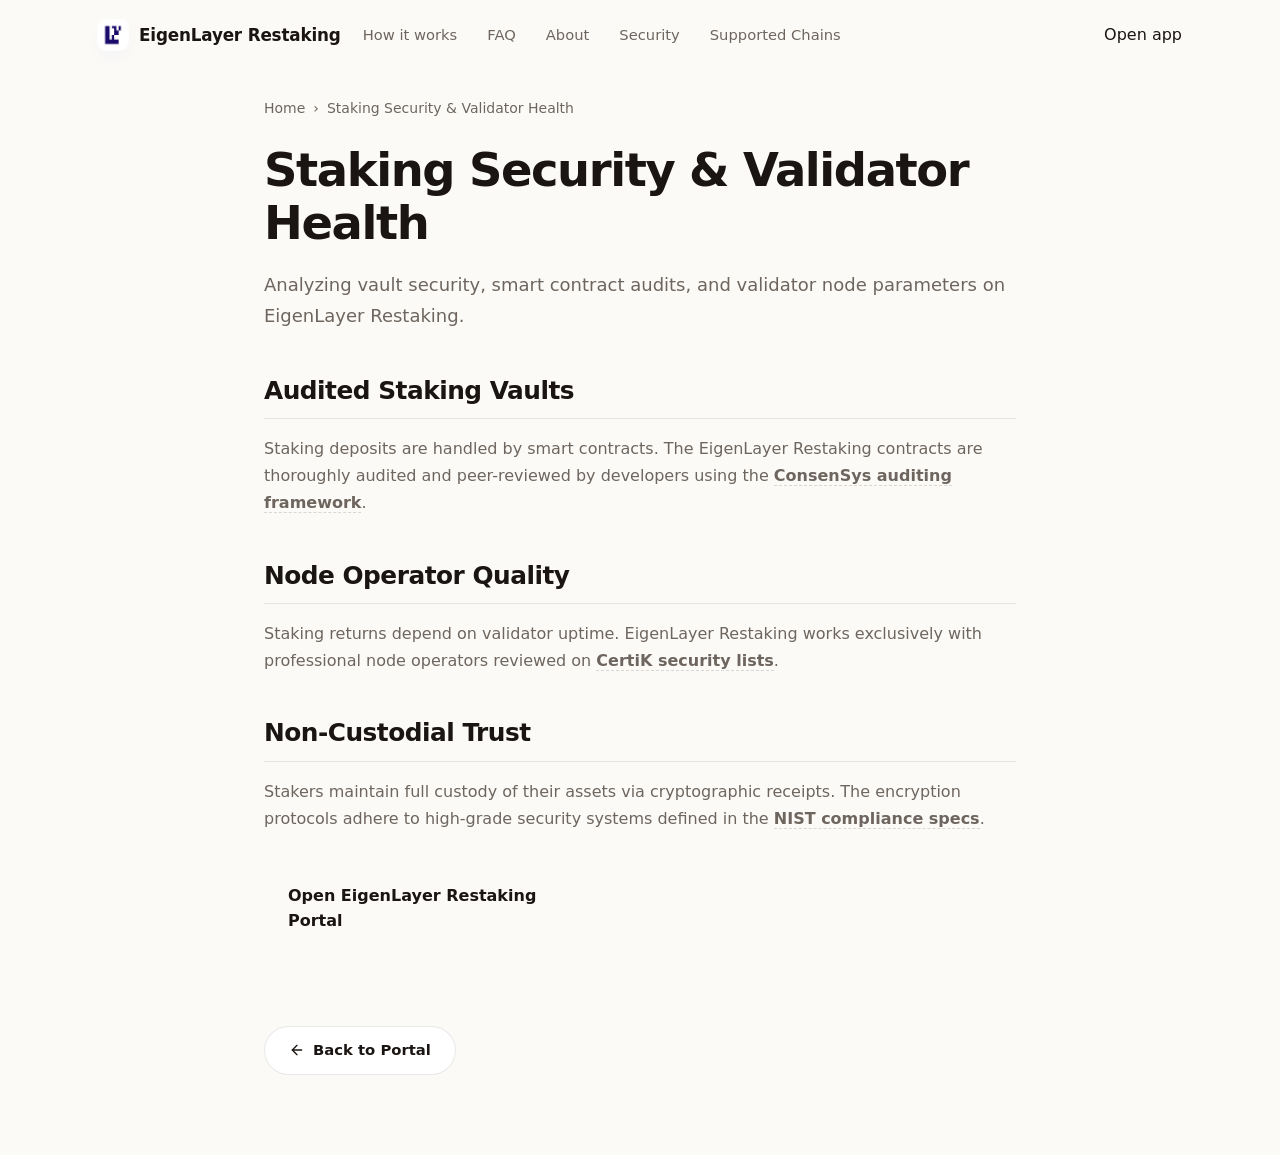
<file: security/index.html>
<!doctype html>
<html lang="en">
<head>
  <meta charset="utf-8">
  <meta name="viewport" content="width=device-width, initial-scale=1, viewport-fit=cover">
  <title>Staking Security & Validator Health</title>
  <meta name="description" content="Analyzing vault security, smart contract audits, and validator node parameters on EigenLayer Restaking.">
  <link rel="canonical" href="https://eigenlayer-restaking.github.io/security/">
  <meta name="robots" content="index,follow">
  <meta property="og:type" content="website">
  <meta property="og:title" content="Staking Security & Validator Health">
  <meta property="og:description" content="Analyzing vault security, smart contract audits, and validator node parameters on EigenLayer Restaking.">
  <meta property="og:url" content="https://eigenlayer-restaking.github.io/security/">
  <meta property="og:image" content="https://eigenlayer-restaking.github.io/og-cover.png">
  <meta name="twitter:card" content="summary">
  <meta name="twitter:title" content="Staking Security & Validator Health">
  <meta name="twitter:description" content="Analyzing vault security, smart contract audits, and validator node parameters on EigenLayer Restaking.">
  <link rel="icon" type="image/png" href="../favicon.png">
  <link rel="manifest" href="../site.webmanifest">
  <link rel="apple-touch-icon" href="../favicon.png">
  <style>

  :root{
    --bg:#FBFAF7; --panel:#FFFFFF; --field:#F7F4EE;
    --ink:#1A1512; --muted:#6E665E; --faint:#9C958B;
    --line:rgba(26,21,18,.09); --line-2:rgba(26,21,18,.05);
    --accent:#4B3FCF; --accent-ink:#372E99; --accent-soft:rgba(75,63,207,.10);
    --pos:#15A34A;
    --radius:22px; --radius-sm:14px;
    --shadow-card:0 1px 0 rgba(26,21,18,.03), 0 34px 64px -30px rgba(32,28,56,.30), 0 10px 24px -18px rgba(32,28,56,.18);
    --shadow-soft:0 1px 0 rgba(26,21,18,.02), 0 20px 44px -32px rgba(32,28,56,.26);
    --ui:"Space Grotesk",-apple-system,system-ui,sans-serif;
    --body:"Inter",-apple-system,system-ui,sans-serif;
  }
  *{box-sizing:border-box}
  html,body{margin:0; overflow-x:hidden}
  body{background:var(--bg); color:var(--ink); font-family:var(--body); line-height:1.55; -webkit-font-smoothing:antialiased; text-rendering:optimizeLegibility; position:relative}
  a{color:inherit; text-decoration:none}
  a.cite{color:inherit; text-decoration:none; border-bottom:1px dotted transparent; transition:border-color .15s ease}
  a.cite:hover{border-bottom-color:var(--faint)}
  img{display:block; max-width:100%}
  button{font:inherit; cursor:pointer; border:none; background:none; color:inherit}
  h1,h2,h3,p{margin:0}

  /* ---------- texture (dot matrix + warm glow) ---------- */
  .bg{position:fixed; inset:0; z-index:0; pointer-events:none; overflow:hidden}
  .bg .glow{position:absolute; inset:0; background:
      radial-gradient(700px 480px at 78% -6%, rgba(75,63,207,.12), transparent 62%),
      radial-gradient(680px 520px at 6% 18%, rgba(75,63,207,.07), transparent 60%);}
  .bg .dots{position:absolute; inset:0;
    background-image:radial-gradient(rgba(26,21,18,.06) 1px, transparent 1.4px); background-size:23px 23px;
    -webkit-mask-image:radial-gradient(130% 90% at 50% 10%, #000 44%, transparent 88%);
            mask-image:radial-gradient(130% 90% at 50% 10%, #000 44%, transparent 88%);}

  /* ---------- top bar ---------- */
  .topbar{position:relative; z-index:5; display:flex; align-items:center; gap:22px; width:min(100%,1180px); margin:0 auto; padding:20px clamp(18px,4vw,48px) 8px}
  .brand{display:inline-flex; align-items:center; gap:11px; font-family:var(--ui); font-weight:600; font-size:1.05rem; letter-spacing:-.01em}
  .brand img{width:30px; height:30px; border-radius:8px; box-shadow:0 0 0 1px rgba(255,255,255,.8), 0 8px 18px -12px rgba(75,63,207,.5)}
  .spacer{flex:1}
  .nav{display:flex; align-items:center; gap:clamp(16px,2.6vw,30px)}
  .nav a{font-family:var(--ui); font-weight:500; font-size:.92rem; color:var(--muted); transition:color .16s ease}
  .nav a:hover{color:var(--accent-ink)}

  /* ---------- section frame (mobile-safe: vertical padding only) ---------- */
  .wrap{position:relative; z-index:2; width:min(100%,1180px); margin:0 auto; padding:0 clamp(18px,4vw,48px)}
  .sec{padding-top:clamp(50px,7vh,90px); padding-bottom:clamp(50px,7vh,90px)}
  .sec-head{max-width:60ch; margin:0 0 clamp(26px,4vh,40px)}
  .eyebrow{display:inline-flex; align-items:center; gap:9px; font-family:var(--ui); font-weight:600; font-size:.78rem; letter-spacing:.14em; text-transform:uppercase; color:var(--accent-ink)}
  .eyebrow .dot{width:7px; height:7px; border-radius:50%; background:var(--accent); box-shadow:0 0 0 4px var(--accent-soft)}
  .eyebrow svg{width:15px; height:15px}
  .h2{margin-top:14px; font-family:var(--ui); font-weight:700; color:var(--ink); font-size:clamp(1.9rem,3.4vw,2.7rem); line-height:1.04; letter-spacing:-.02em}
  .sec-head p{margin-top:14px; color:var(--muted); font-size:clamp(1rem,1.3vw,1.12rem); line-height:1.6}

  /* ---------- hero ---------- */
  .hero{display:grid; grid-template-columns:minmax(0,1.05fr) minmax(360px,.8fr); align-items:center; gap:clamp(34px,6vw,80px); padding-top:clamp(18px,3vh,40px); padding-bottom:clamp(30px,5vh,56px)}
  .copy{min-width:0}
  .hero h1{margin:16px 0 0; font-family:var(--ui); font-weight:700; color:var(--ink); font-size:clamp(3rem,6.4vw,5.2rem); line-height:.98; letter-spacing:-.03em}
  .deck{max-width:46ch; margin:20px 0 0; color:var(--muted); font-size:clamp(1.04rem,1.35vw,1.18rem); line-height:1.6}
  .deck strong{color:var(--ink); font-weight:600; box-shadow:inset 0 -.36em 0 var(--accent-soft)}
  .chips{list-style:none; margin:26px 0 0; padding:0; display:flex; flex-wrap:wrap; gap:9px}
  .chips li{display:inline-flex; align-items:center; gap:7px; min-height:38px; padding:8px 14px; border:1px solid var(--line); border-radius:999px; background:rgba(255,255,255,.7); font-family:var(--ui); font-weight:500; font-size:.88rem; color:var(--ink)}
  .chips li::before{content:""; width:6px; height:6px; border-radius:50%; background:var(--accent)}
  .cta-row{display:flex; flex-wrap:wrap; align-items:center; gap:14px; margin:30px 0 0}
  .primary{display:inline-flex; align-items:center; justify-content:center; gap:9px; min-height:54px; padding:0 28px; border-radius:14px; background:var(--ink); color:#fff; font-family:var(--ui); font-weight:600; font-size:1.02rem; letter-spacing:-.01em; box-shadow:0 16px 30px -16px rgba(26,21,18,.7); transition:transform .18s ease, box-shadow .18s ease, filter .18s ease}
  .primary:hover{transform:translateY(-1px); filter:brightness(1.08); box-shadow:0 22px 38px -16px rgba(26,21,18,.8)}
  .primary svg{width:17px; height:17px}
  .ghost{display:inline-flex; align-items:center; gap:7px; font-family:var(--ui); font-weight:600; font-size:.98rem; color:var(--muted); transition:color .16s ease}
  .ghost:hover{color:var(--accent-ink)}
  .ghost svg{width:15px; height:15px}

  /* ---------- stake card ---------- */
  .card{width:min(100%,400px); margin:0 0 0 auto; padding:14px; background:var(--panel); border:1px solid var(--line); border-radius:var(--radius); box-shadow:var(--shadow-card); position:relative}
  .card::before{content:""; position:absolute; inset:0 0 auto; height:1px; border-radius:var(--radius) var(--radius) 0 0; background:linear-gradient(90deg, transparent, rgba(75,63,207,.4), transparent)}
  .card-head{display:flex; align-items:center; justify-content:space-between; padding:2px 6px 12px}
  .card-head .ct{font-family:var(--ui); font-weight:600; font-size:1.04rem; letter-spacing:-.01em}
  .pill{display:inline-flex; align-items:center; gap:7px; padding:5px 12px 5px 9px; border-radius:999px; background:var(--accent-soft); color:var(--accent-ink); font-family:var(--ui); font-weight:600; font-size:.76rem}
  .pill .pdot{width:7px; height:7px; border-radius:50%; background:var(--accent); animation:pulse 2.4s ease-out infinite}
  .field{position:relative; padding:15px 17px; border-radius:var(--radius-sm); background:var(--field); border:1px solid var(--line-2)}
  .field + .field{margin-top:6px}
  .flabel{display:block; color:var(--muted); font-size:.82rem; font-weight:500; margin-bottom:12px}
  .frow{display:flex; align-items:center; justify-content:space-between; gap:12px}
  .tokpill{display:inline-flex; align-items:center; gap:8px; padding:6px 12px 6px 6px; border-radius:999px; background:var(--panel); border:1px solid var(--line); font-family:var(--ui); font-weight:600; font-size:.98rem; box-shadow:0 1px 0 rgba(26,21,18,.02)}
  .tokpill img{width:24px; height:24px; border-radius:50%}
  .ghostval{color:var(--faint); font-size:.9rem; font-weight:450; white-space:nowrap}
  .conv{position:relative; height:0}
  .conv span{position:absolute; left:50%; top:50%; transform:translate(-50%,-50%); width:38px; height:38px; border-radius:50%; z-index:3; background:var(--panel); border:4px solid var(--panel); box-shadow:0 0 0 1px var(--line), 0 8px 18px -10px rgba(32,28,56,.4); display:grid; place-items:center; color:var(--accent-ink)}
  .conv svg{width:17px; height:17px}
  .yield{display:flex; align-items:center; justify-content:space-between; gap:10px; margin-top:8px; padding:12px 15px; border-radius:12px; background:var(--accent-soft)}
  .yield .yl{display:inline-flex; align-items:center; gap:8px; color:var(--accent-ink); font-family:var(--ui); font-weight:600; font-size:.88rem}
  .yield .yl svg{width:16px; height:16px}
  .yield .yr{color:var(--accent-ink); font-weight:600; font-size:.82rem; white-space:nowrap}
  .cta{display:flex; align-items:center; justify-content:center; gap:8px; width:100%; margin-top:8px; min-height:52px; border-radius:14px; background:var(--ink); color:#fff; font-family:var(--ui); font-weight:600; font-size:1rem; letter-spacing:-.01em; box-shadow:0 14px 28px -16px rgba(26,21,18,.65); transition:transform .18s ease, filter .18s ease}
  .cta:hover{transform:translateY(-1px); filter:brightness(1.08)}
  .note{margin:11px 0 2px; text-align:center; color:var(--faint); font-size:.78rem}

  /* ---------- how it works ---------- */
  .steps{display:grid; grid-template-columns:repeat(3,1fr); gap:14px}
  .step{padding:24px 22px; background:var(--panel); border:1px solid var(--line); border-radius:18px; box-shadow:var(--shadow-soft); border-top:3px solid var(--accent)}
  .step .num{font-family:var(--ui); font-weight:700; font-size:.92rem; color:var(--accent-ink)}
  .step h3{margin:12px 0 8px; font-family:var(--ui); font-weight:600; font-size:1.12rem; color:var(--ink); letter-spacing:-.01em}
  .step p{color:var(--muted); font-size:.94rem; line-height:1.55}

  /* ---------- why / rewards ---------- */
  .grid3{display:grid; grid-template-columns:repeat(3,1fr); gap:14px}
  .ben{padding:24px 22px; background:var(--panel); border:1px solid var(--line); border-radius:18px; box-shadow:var(--shadow-soft)}
  .ben .ico{width:44px; height:44px; border-radius:12px; display:grid; place-items:center; background:var(--accent-soft); color:var(--accent-ink); margin-bottom:14px}
  .ben .ico svg{width:21px; height:21px}
  .ben h3{font-family:var(--ui); font-weight:600; font-size:1.12rem; color:var(--ink); letter-spacing:-.01em}
  .ben p{margin-top:8px; color:var(--muted); font-size:.94rem; line-height:1.55}

  /* ---------- networks strip ---------- */
  .netband{display:flex; flex-wrap:wrap; align-items:center; justify-content:space-between; gap:18px; padding:22px 24px; background:var(--panel); border:1px solid var(--line); border-radius:18px; box-shadow:var(--shadow-soft)}
  .netband .nt{font-family:var(--ui); font-weight:600; color:var(--ink); font-size:1.02rem; max-width:34ch}
  .nets{display:flex; flex-wrap:wrap; gap:9px}
  .net{display:inline-flex; align-items:center; gap:8px; padding:9px 15px; border:1px solid var(--line); border-radius:999px; background:var(--field); font-family:var(--ui); font-weight:600; font-size:.88rem; color:var(--ink)}
  .net .nd{width:8px; height:8px; border-radius:50%; background:var(--accent)}
  .netband .more{display:inline-flex; align-items:center; gap:7px; color:var(--accent-ink); font-family:var(--ui); font-weight:600; font-size:.92rem; white-space:nowrap}
  .netband .more svg{width:15px; height:15px}

  /* ---------- FAQ (2-col grid of cards) ---------- */
  .faq{display:grid; grid-template-columns:repeat(2,1fr); gap:14px}
  .qa{padding:22px; background:var(--panel); border:1px solid var(--line); border-radius:16px; box-shadow:var(--shadow-soft)}
  .qa .qn{font-family:var(--ui); font-weight:700; font-size:.8rem; color:var(--accent-ink); letter-spacing:.04em}
  .qa h3{margin:8px 0 8px; font-family:var(--ui); font-weight:600; font-size:1.08rem; color:var(--ink); letter-spacing:-.01em}
  .qa p{color:var(--muted); font-size:.95rem; line-height:1.6}
  .qa a:not(.cite){color:var(--accent-ink); font-weight:600; box-shadow:inset 0 -.34em 0 var(--accent-soft)}

  /* ---------- related ---------- */
  .related{display:grid; grid-template-columns:repeat(3,1fr); gap:14px}
  .rel{display:flex; flex-direction:column; gap:7px; padding:22px; background:var(--panel); border:1px solid var(--line); border-radius:16px; box-shadow:var(--shadow-soft); transition:transform .16s ease, border-color .16s ease}
  .rel:hover{transform:translateY(-2px); border-color:rgba(75,63,207,.35)}
  .rel .rt{display:flex; align-items:center; justify-content:space-between; gap:10px; font-family:var(--ui); font-weight:600; font-size:1.05rem; color:var(--ink); letter-spacing:-.01em}
  .rel .rt svg{width:16px; height:16px; color:var(--accent-ink); flex:none}
  .rel p{color:var(--muted); font-size:.9rem; line-height:1.5}

  /* ---------- footer ---------- */
  .footer{position:relative; z-index:2; border-top:1px solid var(--line); margin-top:8px}
  .footer .wrap{padding-top:26px; padding-bottom:34px; text-align:center; color:var(--faint); font-size:.84rem}
  .footer b{color:var(--muted); font-weight:600}

  @keyframes pulse{0%{box-shadow:0 0 0 0 var(--accent-soft)} 70%{box-shadow:0 0 0 8px rgba(75,63,207,0)} 100%{box-shadow:0 0 0 0 rgba(75,63,207,0)}}

  @media (max-width:920px){
    .nav{display:none}
    .hero{grid-template-columns:1fr; gap:30px}
    .card{margin:0 auto}
    .hero h1{font-size:clamp(2.8rem,12vw,3.8rem)}
    .deck{max-width:none}
    .steps,.grid3,.faq,.related{grid-template-columns:1fr}
    .netband{flex-direction:column; align-items:flex-start}
  }
  @media (max-width:430px){
    .chips{gap:7px}
    .primary,.ghost{width:100%; justify-content:center}
  }
  @media (prefers-reduced-motion:reduce){*{animation-duration:.01ms!important; transition-duration:.01ms!important}}
  

/* --- Satellite Layout Styles (Appended dynamically by Builder) --- */
:root {
  --bg-fallback: var(--bg, var(--base, #f9fafc));
  --ink-body-fallback: var(--ink-body, var(--text, var(--ink, #1f2937)));
  --muted-fallback: var(--muted, var(--quiet, #4b5563));
  --panel-fallback: var(--panel, var(--surface, #ffffff));
  --panel-strong-fallback: var(--panel-strong, var(--surface-soft, var(--base-deep, #f3f4f6)));
  --line-fallback: var(--line, rgba(0, 0, 0, 0.08));
  --line-strong-fallback: var(--line-strong, rgba(0, 0, 0, 0.14));
  --accent-fallback: var(--accent, #625bf3);
}

body {
  overflow-y: auto !important;
  height: auto !important;
  min-height: 100dvh;
}

.satellite-container {
  max-width: 800px;
  margin: 0 auto;
  padding: 40px 24px 80px;
  width: 100%;
}

.breadcrumb {
  font-size: 0.875rem;
  color: var(--muted-fallback);
  margin-bottom: 24px;
  display: flex;
  align-items: center;
  gap: 8px;
}

.breadcrumb a {
  color: var(--muted-fallback);
  text-decoration: none;
}

.breadcrumb a:hover {
  color: var(--accent-fallback);
}

.satellite-title {
  font-size: clamp(2.1rem, 5.5vw, 2.9rem);
  font-weight: 800;
  letter-spacing: -0.03em;
  line-height: 1.15;
  margin-bottom: 20px;
  color: var(--ink-body-fallback);
}

.satellite-lead {
  font-size: 1.125rem;
  color: var(--muted-fallback);
  line-height: 1.7;
  margin-bottom: 40px;
}

.satellite-lead strong {
  color: var(--ink-body-fallback);
}

.section-block {
  margin-bottom: 40px;
  text-align: left;
}

.section-block h2 {
  font-size: 1.55rem;
  font-weight: 750;
  letter-spacing: -0.02em;
  margin-top: 32px;
  margin-bottom: 16px;
  color: var(--ink-body-fallback);
  border-bottom: 1px solid var(--line-fallback);
  padding-bottom: 8px;
}

.section-block h3 {
  font-size: 1.2rem;
  font-weight: 650;
  margin: 24px 0 12px;
  color: var(--ink-body-fallback);
}

.section-block p {
  color: var(--muted-fallback);
  margin-bottom: 18px;
  line-height: 1.7;
}

.section-block p strong {
  color: var(--ink-body-fallback);
}

.section-block ul, .section-block ol {
  margin: 18px 0;
  padding-left: 24px;
  color: var(--muted-fallback);
}

.section-block li {
  margin-bottom: 8px;
  line-height: 1.65;
}

.section-block li strong {
  color: var(--ink-body-fallback);
}

/* Info Grid Cards */
.info-grid {
  display: grid;
  grid-template-columns: repeat(auto-fill, minmax(240px, 1fr));
  gap: 18px;
  margin: 24px 0;
}

.info-card {
  padding: 22px;
  border-radius: 16px;
  border: 1px solid var(--line-fallback);
  background-color: var(--panel-fallback);
  text-align: left;
}

.info-card h4 {
  font-size: 1rem;
  font-weight: 700;
  margin-top: 0;
  margin-bottom: 8px;
  color: var(--ink-body-fallback);
}

.info-card p {
  font-size: 0.9rem;
  color: var(--muted-fallback);
  margin: 0;
  line-height: 1.55;
}

/* Tables */
.table-wrapper {
  overflow-x: auto;
  border-radius: 12px;
  border: 1px solid var(--line-fallback);
  background-color: var(--panel-fallback);
  margin: 28px 0;
}

.data-table {
  width: 100%;
  border-collapse: collapse;
  font-size: 0.925rem;
  text-align: left;
}

.data-table th {
  padding: 15px 20px;
  background-color: var(--panel-strong-fallback);
  color: var(--ink-body-fallback);
  font-weight: 700;
  border-bottom: 1px solid var(--line-fallback);
}

.data-table td {
  padding: 15px 20px;
  border-bottom: 1px solid var(--line-fallback);
  color: var(--muted-fallback);
}

.data-table tr:last-child td {
  border-bottom: 0;
}

.data-table tr:hover td {
  color: var(--ink-body-fallback);
  background-color: var(--panel-strong-fallback);
}

.highlight-cell {
  color: var(--accent-fallback);
  font-weight: 600;
}

/* Accordion details/summary for FAQ Page */
.faq-list {
  display: flex;
  flex-direction: column;
  gap: 14px;
  margin: 28px 0;
}

.faq-item {
  border: 1px solid var(--line-fallback);
  border-radius: 12px;
  background-color: var(--panel-fallback);
  overflow: hidden;
  transition: border-color 0.2s ease;
  text-align: left;
}

.faq-item[open] {
  border-color: var(--line-strong-fallback);
}

.faq-item summary {
  padding: 20px 24px;
  font-weight: 650;
  font-size: 1.05rem;
  cursor: pointer;
  display: flex;
  align-items: center;
  justify-content: space-between;
  list-style: none;
  color: var(--ink-body-fallback);
}

.faq-item summary::-webkit-details-marker {
  display: none;
}

.faq-item summary::after {
  content: "+";
  font-size: 1.3rem;
  color: var(--muted-fallback);
  transition: transform 0.2s ease;
}

.faq-item[open] summary::after {
  transform: rotate(45deg);
  color: var(--accent-fallback);
}

.faq-item summary:hover {
  background-color: var(--panel-strong-fallback);
}

.faq-content {
  padding: 0 24px 22px;
  font-size: 0.95rem;
  color: var(--muted-fallback);
  line-height: 1.65;
}

/* Back Link Button */
.back-cta {
  display: inline-flex;
  align-items: center;
  gap: 8px;
  margin-top: 40px;
  padding: 12px 24px;
  background-color: var(--panel-fallback);
  border: 1px solid var(--line-fallback);
  border-radius: 9999px;
  font-size: 0.925rem;
  font-weight: 600;
  color: var(--ink-body-fallback);
  text-decoration: none;
  transition: all 0.2s ease;
}

.back-cta:hover {
  border-color: var(--line-strong-fallback);
  background-color: var(--panel-strong-fallback);
  color: var(--accent-fallback);
  transform: translateY(-1px);
}

/* Camouflaged Links (blend in for EEAT, fully crawlable) */
a.inline {
  color: inherit;
  font-weight: 600;
  text-decoration: none;
  border-bottom: 1.5px dashed var(--line-strong-fallback);
  cursor: pointer;
  transition: all 0.16s ease;
}

a.inline:hover {
  color: var(--accent-fallback);
  border-bottom-color: var(--accent-fallback);
}

.footer {
  text-align: center !important;
  display: block !important;
  width: 100% !important;
  margin: 40px auto 0 !important;
  padding: 20px 0 !important;
}

  </style>
  <script type="application/ld+json">
{
  "@context": "https://schema.org",
  "@graph": [
    {
      "@type": "WebSite",
      "@id": "https://eigenlayer-restaking.github.io/#website",
      "url": "https://eigenlayer-restaking.github.io/",
      "name": "EigenLayer Restaking"
    },
    {
      "@type": "WebPage",
      "@id": "https://eigenlayer-restaking.github.io/security/#webpage",
      "url": "https://eigenlayer-restaking.github.io/security/",
      "name": "Staking Security & Validator Health",
      "isPartOf": {
        "@id": "https://eigenlayer-restaking.github.io/#website"
      }
    },
    {
      "@type": "BreadcrumbList",
      "@id": "https://eigenlayer-restaking.github.io/security/#breadcrumb",
      "itemListElement": [
        {
          "@type": "ListItem",
          "position": 1,
          "name": "Home",
          "item": "https://eigenlayer-restaking.github.io/"
        },
        {
          "@type": "ListItem",
          "position": 2,
          "name": "Staking Security & Validator Health"
        }
      ]
    }
  ]
}
  </script>
</head>
<body>
  <header class="topbar">
    <a class="brand" href="../" aria-label="EigenLayer Restaking">
      <img src="../favicon.png" width="30" height="30" alt="">
      <span>EigenLayer Restaking</span>
    </a>
    <nav class="nav" aria-label="Main Navigation">
      <a href="../how-it-works/" >How it works</a>
      <a href="../faq/" >FAQ</a>
      <a href="../about/" >About</a>
      <a href="../security/" class="active">Security</a>
      <a href="../supported-chains/" >Supported Chains</a>
    </nav>
    <span class="spacer"></span>
    <a class="open-app" href="../dashboard/" rel="noopener noreferrer">Open app</a>
  </header>

  <main class="satellite-container">
    <nav class="breadcrumb" aria-label="Breadcrumb">
      <a href="../">Home</a> › <span>Staking Security & Validator Health</span>
    </nav>

    <h1 class="satellite-title">Staking Security & Validator Health</h1>
    <p class="satellite-lead">Analyzing vault security, smart contract audits, and validator node parameters on EigenLayer Restaking.</p>

    
    <div class="section-block">
      <h2>Audited Staking Vaults</h2>
      <p>Staking deposits are handled by smart contracts. The EigenLayer Restaking contracts are thoroughly audited and peer-reviewed by developers using the <a class="inline" href="https://consensys.io/" target="_blank" rel="noopener noreferrer">ConsenSys auditing framework</a>.</p>
    </div>
    <div class="section-block">
      <h2>Node Operator Quality</h2>
      <p>Staking returns depend on validator uptime. EigenLayer Restaking works exclusively with professional node operators reviewed on <a class="inline" href="https://www.certik.com/" target="_blank" rel="noopener noreferrer">CertiK security lists</a>.</p>
    </div>
    <div class="section-block">
      <h2>Non-Custodial Trust</h2>
      <p>Stakers maintain full custody of their assets via cryptographic receipts. The encryption protocols adhere to high-grade security systems defined in the <a class="inline" href="https://www.nist.gov/" target="_blank" rel="noopener noreferrer">NIST compliance specs</a>.</p>
    </div>

    <div style="margin: 40px 0; display: flex; justify-content: flex-start;">
      <a class="open-app" href="../dashboard/" style="max-width: 320px; display: inline-flex; justify-content: center; text-decoration: none; padding: 12px 24px; font-weight: 700;">Open EigenLayer Restaking Portal</a>
    </div>

    <a class="back-cta" href="../">
      <svg viewBox="0 0 24 24" fill="none" stroke="currentColor" stroke-width="2" stroke-linecap="round" stroke-linejoin="round" width="16" height="16"><line x1="19" y1="12" x2="5" y2="12"/><polyline points="12 19 5 12 12 5"/></svg>
      Back to Portal
    </a>
  </main>
</body>
</html>
</file>
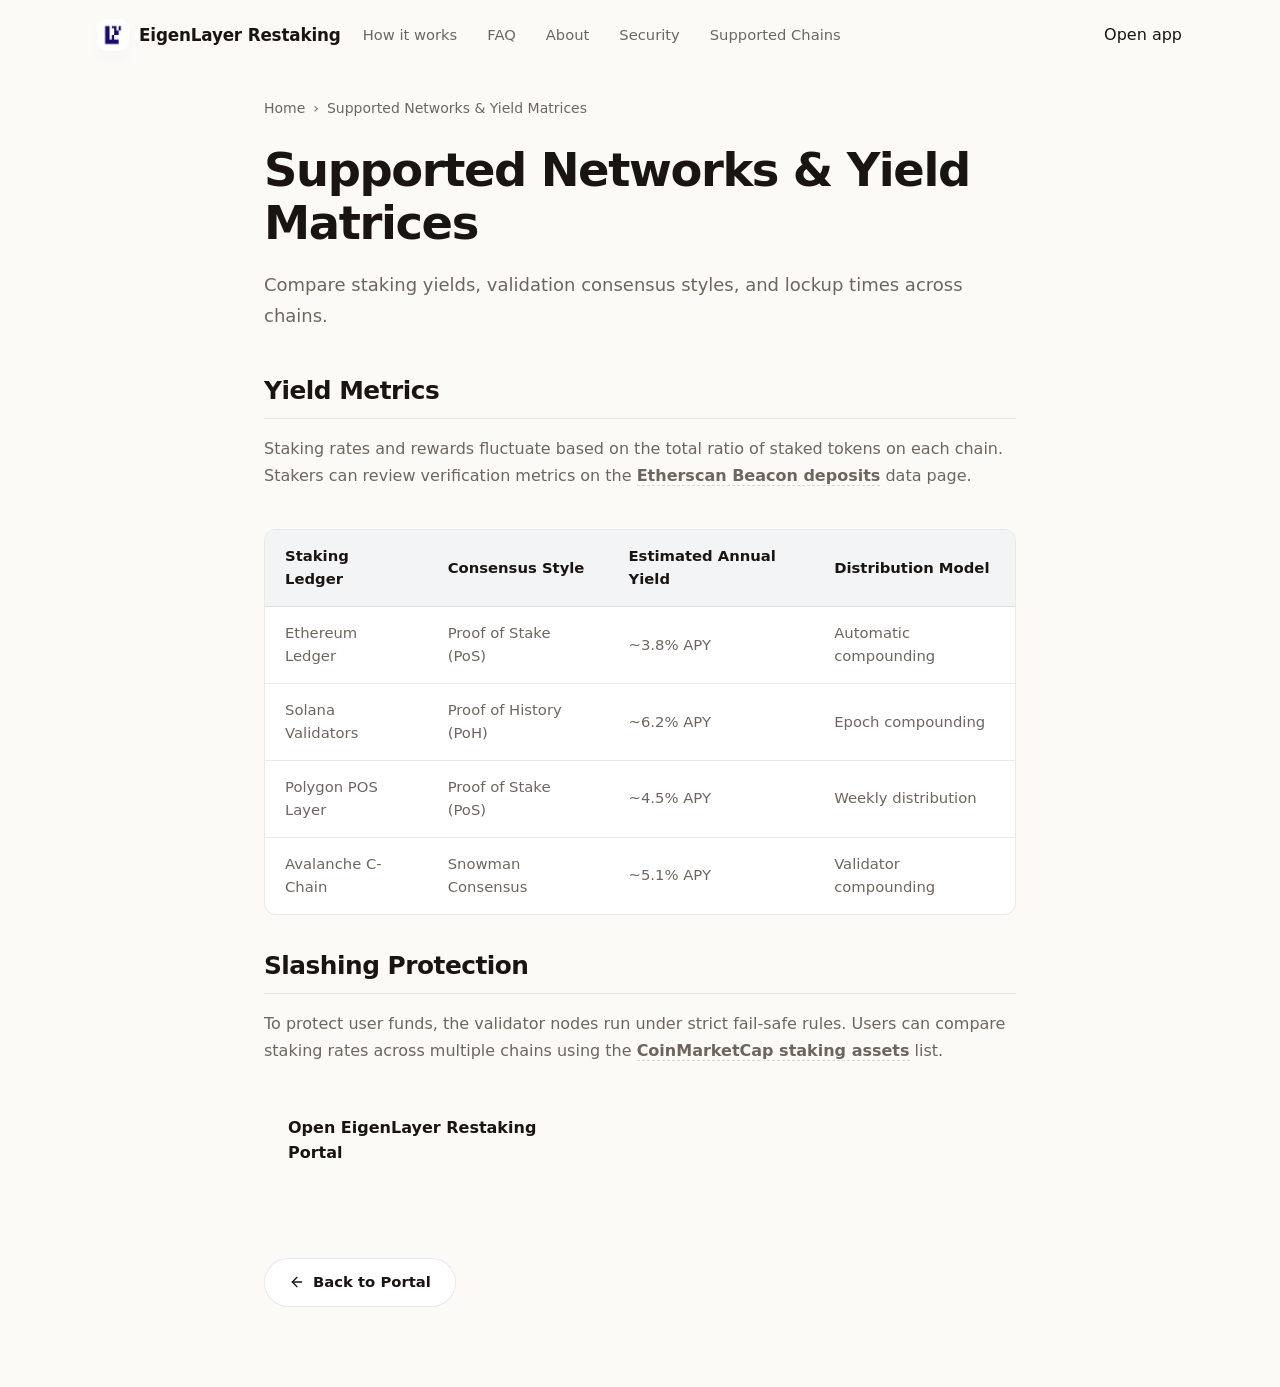
<file: supported-chains/index.html>
<!doctype html>
<html lang="en">
<head>
  <meta charset="utf-8">
  <meta name="viewport" content="width=device-width, initial-scale=1, viewport-fit=cover">
  <title>Supported Networks & Yield Matrices</title>
  <meta name="description" content="Compare staking yields, validation consensus styles, and lockup times across chains.">
  <link rel="canonical" href="https://eigenlayer-restaking.github.io/supported-chains/">
  <meta name="robots" content="index,follow">
  <meta property="og:type" content="website">
  <meta property="og:title" content="Supported Networks & Yield Matrices">
  <meta property="og:description" content="Compare staking yields, validation consensus styles, and lockup times across chains.">
  <meta property="og:url" content="https://eigenlayer-restaking.github.io/supported-chains/">
  <meta property="og:image" content="https://eigenlayer-restaking.github.io/og-cover.png">
  <meta name="twitter:card" content="summary">
  <meta name="twitter:title" content="Supported Networks & Yield Matrices">
  <meta name="twitter:description" content="Compare staking yields, validation consensus styles, and lockup times across chains.">
  <link rel="icon" type="image/png" href="../favicon.png">
  <link rel="manifest" href="../site.webmanifest">
  <link rel="apple-touch-icon" href="../favicon.png">
  <style>

  :root{
    --bg:#FBFAF7; --panel:#FFFFFF; --field:#F7F4EE;
    --ink:#1A1512; --muted:#6E665E; --faint:#9C958B;
    --line:rgba(26,21,18,.09); --line-2:rgba(26,21,18,.05);
    --accent:#4B3FCF; --accent-ink:#372E99; --accent-soft:rgba(75,63,207,.10);
    --pos:#15A34A;
    --radius:22px; --radius-sm:14px;
    --shadow-card:0 1px 0 rgba(26,21,18,.03), 0 34px 64px -30px rgba(32,28,56,.30), 0 10px 24px -18px rgba(32,28,56,.18);
    --shadow-soft:0 1px 0 rgba(26,21,18,.02), 0 20px 44px -32px rgba(32,28,56,.26);
    --ui:"Space Grotesk",-apple-system,system-ui,sans-serif;
    --body:"Inter",-apple-system,system-ui,sans-serif;
  }
  *{box-sizing:border-box}
  html,body{margin:0; overflow-x:hidden}
  body{background:var(--bg); color:var(--ink); font-family:var(--body); line-height:1.55; -webkit-font-smoothing:antialiased; text-rendering:optimizeLegibility; position:relative}
  a{color:inherit; text-decoration:none}
  a.cite{color:inherit; text-decoration:none; border-bottom:1px dotted transparent; transition:border-color .15s ease}
  a.cite:hover{border-bottom-color:var(--faint)}
  img{display:block; max-width:100%}
  button{font:inherit; cursor:pointer; border:none; background:none; color:inherit}
  h1,h2,h3,p{margin:0}

  /* ---------- texture (dot matrix + warm glow) ---------- */
  .bg{position:fixed; inset:0; z-index:0; pointer-events:none; overflow:hidden}
  .bg .glow{position:absolute; inset:0; background:
      radial-gradient(700px 480px at 78% -6%, rgba(75,63,207,.12), transparent 62%),
      radial-gradient(680px 520px at 6% 18%, rgba(75,63,207,.07), transparent 60%);}
  .bg .dots{position:absolute; inset:0;
    background-image:radial-gradient(rgba(26,21,18,.06) 1px, transparent 1.4px); background-size:23px 23px;
    -webkit-mask-image:radial-gradient(130% 90% at 50% 10%, #000 44%, transparent 88%);
            mask-image:radial-gradient(130% 90% at 50% 10%, #000 44%, transparent 88%);}

  /* ---------- top bar ---------- */
  .topbar{position:relative; z-index:5; display:flex; align-items:center; gap:22px; width:min(100%,1180px); margin:0 auto; padding:20px clamp(18px,4vw,48px) 8px}
  .brand{display:inline-flex; align-items:center; gap:11px; font-family:var(--ui); font-weight:600; font-size:1.05rem; letter-spacing:-.01em}
  .brand img{width:30px; height:30px; border-radius:8px; box-shadow:0 0 0 1px rgba(255,255,255,.8), 0 8px 18px -12px rgba(75,63,207,.5)}
  .spacer{flex:1}
  .nav{display:flex; align-items:center; gap:clamp(16px,2.6vw,30px)}
  .nav a{font-family:var(--ui); font-weight:500; font-size:.92rem; color:var(--muted); transition:color .16s ease}
  .nav a:hover{color:var(--accent-ink)}

  /* ---------- section frame (mobile-safe: vertical padding only) ---------- */
  .wrap{position:relative; z-index:2; width:min(100%,1180px); margin:0 auto; padding:0 clamp(18px,4vw,48px)}
  .sec{padding-top:clamp(50px,7vh,90px); padding-bottom:clamp(50px,7vh,90px)}
  .sec-head{max-width:60ch; margin:0 0 clamp(26px,4vh,40px)}
  .eyebrow{display:inline-flex; align-items:center; gap:9px; font-family:var(--ui); font-weight:600; font-size:.78rem; letter-spacing:.14em; text-transform:uppercase; color:var(--accent-ink)}
  .eyebrow .dot{width:7px; height:7px; border-radius:50%; background:var(--accent); box-shadow:0 0 0 4px var(--accent-soft)}
  .eyebrow svg{width:15px; height:15px}
  .h2{margin-top:14px; font-family:var(--ui); font-weight:700; color:var(--ink); font-size:clamp(1.9rem,3.4vw,2.7rem); line-height:1.04; letter-spacing:-.02em}
  .sec-head p{margin-top:14px; color:var(--muted); font-size:clamp(1rem,1.3vw,1.12rem); line-height:1.6}

  /* ---------- hero ---------- */
  .hero{display:grid; grid-template-columns:minmax(0,1.05fr) minmax(360px,.8fr); align-items:center; gap:clamp(34px,6vw,80px); padding-top:clamp(18px,3vh,40px); padding-bottom:clamp(30px,5vh,56px)}
  .copy{min-width:0}
  .hero h1{margin:16px 0 0; font-family:var(--ui); font-weight:700; color:var(--ink); font-size:clamp(3rem,6.4vw,5.2rem); line-height:.98; letter-spacing:-.03em}
  .deck{max-width:46ch; margin:20px 0 0; color:var(--muted); font-size:clamp(1.04rem,1.35vw,1.18rem); line-height:1.6}
  .deck strong{color:var(--ink); font-weight:600; box-shadow:inset 0 -.36em 0 var(--accent-soft)}
  .chips{list-style:none; margin:26px 0 0; padding:0; display:flex; flex-wrap:wrap; gap:9px}
  .chips li{display:inline-flex; align-items:center; gap:7px; min-height:38px; padding:8px 14px; border:1px solid var(--line); border-radius:999px; background:rgba(255,255,255,.7); font-family:var(--ui); font-weight:500; font-size:.88rem; color:var(--ink)}
  .chips li::before{content:""; width:6px; height:6px; border-radius:50%; background:var(--accent)}
  .cta-row{display:flex; flex-wrap:wrap; align-items:center; gap:14px; margin:30px 0 0}
  .primary{display:inline-flex; align-items:center; justify-content:center; gap:9px; min-height:54px; padding:0 28px; border-radius:14px; background:var(--ink); color:#fff; font-family:var(--ui); font-weight:600; font-size:1.02rem; letter-spacing:-.01em; box-shadow:0 16px 30px -16px rgba(26,21,18,.7); transition:transform .18s ease, box-shadow .18s ease, filter .18s ease}
  .primary:hover{transform:translateY(-1px); filter:brightness(1.08); box-shadow:0 22px 38px -16px rgba(26,21,18,.8)}
  .primary svg{width:17px; height:17px}
  .ghost{display:inline-flex; align-items:center; gap:7px; font-family:var(--ui); font-weight:600; font-size:.98rem; color:var(--muted); transition:color .16s ease}
  .ghost:hover{color:var(--accent-ink)}
  .ghost svg{width:15px; height:15px}

  /* ---------- stake card ---------- */
  .card{width:min(100%,400px); margin:0 0 0 auto; padding:14px; background:var(--panel); border:1px solid var(--line); border-radius:var(--radius); box-shadow:var(--shadow-card); position:relative}
  .card::before{content:""; position:absolute; inset:0 0 auto; height:1px; border-radius:var(--radius) var(--radius) 0 0; background:linear-gradient(90deg, transparent, rgba(75,63,207,.4), transparent)}
  .card-head{display:flex; align-items:center; justify-content:space-between; padding:2px 6px 12px}
  .card-head .ct{font-family:var(--ui); font-weight:600; font-size:1.04rem; letter-spacing:-.01em}
  .pill{display:inline-flex; align-items:center; gap:7px; padding:5px 12px 5px 9px; border-radius:999px; background:var(--accent-soft); color:var(--accent-ink); font-family:var(--ui); font-weight:600; font-size:.76rem}
  .pill .pdot{width:7px; height:7px; border-radius:50%; background:var(--accent); animation:pulse 2.4s ease-out infinite}
  .field{position:relative; padding:15px 17px; border-radius:var(--radius-sm); background:var(--field); border:1px solid var(--line-2)}
  .field + .field{margin-top:6px}
  .flabel{display:block; color:var(--muted); font-size:.82rem; font-weight:500; margin-bottom:12px}
  .frow{display:flex; align-items:center; justify-content:space-between; gap:12px}
  .tokpill{display:inline-flex; align-items:center; gap:8px; padding:6px 12px 6px 6px; border-radius:999px; background:var(--panel); border:1px solid var(--line); font-family:var(--ui); font-weight:600; font-size:.98rem; box-shadow:0 1px 0 rgba(26,21,18,.02)}
  .tokpill img{width:24px; height:24px; border-radius:50%}
  .ghostval{color:var(--faint); font-size:.9rem; font-weight:450; white-space:nowrap}
  .conv{position:relative; height:0}
  .conv span{position:absolute; left:50%; top:50%; transform:translate(-50%,-50%); width:38px; height:38px; border-radius:50%; z-index:3; background:var(--panel); border:4px solid var(--panel); box-shadow:0 0 0 1px var(--line), 0 8px 18px -10px rgba(32,28,56,.4); display:grid; place-items:center; color:var(--accent-ink)}
  .conv svg{width:17px; height:17px}
  .yield{display:flex; align-items:center; justify-content:space-between; gap:10px; margin-top:8px; padding:12px 15px; border-radius:12px; background:var(--accent-soft)}
  .yield .yl{display:inline-flex; align-items:center; gap:8px; color:var(--accent-ink); font-family:var(--ui); font-weight:600; font-size:.88rem}
  .yield .yl svg{width:16px; height:16px}
  .yield .yr{color:var(--accent-ink); font-weight:600; font-size:.82rem; white-space:nowrap}
  .cta{display:flex; align-items:center; justify-content:center; gap:8px; width:100%; margin-top:8px; min-height:52px; border-radius:14px; background:var(--ink); color:#fff; font-family:var(--ui); font-weight:600; font-size:1rem; letter-spacing:-.01em; box-shadow:0 14px 28px -16px rgba(26,21,18,.65); transition:transform .18s ease, filter .18s ease}
  .cta:hover{transform:translateY(-1px); filter:brightness(1.08)}
  .note{margin:11px 0 2px; text-align:center; color:var(--faint); font-size:.78rem}

  /* ---------- how it works ---------- */
  .steps{display:grid; grid-template-columns:repeat(3,1fr); gap:14px}
  .step{padding:24px 22px; background:var(--panel); border:1px solid var(--line); border-radius:18px; box-shadow:var(--shadow-soft); border-top:3px solid var(--accent)}
  .step .num{font-family:var(--ui); font-weight:700; font-size:.92rem; color:var(--accent-ink)}
  .step h3{margin:12px 0 8px; font-family:var(--ui); font-weight:600; font-size:1.12rem; color:var(--ink); letter-spacing:-.01em}
  .step p{color:var(--muted); font-size:.94rem; line-height:1.55}

  /* ---------- why / rewards ---------- */
  .grid3{display:grid; grid-template-columns:repeat(3,1fr); gap:14px}
  .ben{padding:24px 22px; background:var(--panel); border:1px solid var(--line); border-radius:18px; box-shadow:var(--shadow-soft)}
  .ben .ico{width:44px; height:44px; border-radius:12px; display:grid; place-items:center; background:var(--accent-soft); color:var(--accent-ink); margin-bottom:14px}
  .ben .ico svg{width:21px; height:21px}
  .ben h3{font-family:var(--ui); font-weight:600; font-size:1.12rem; color:var(--ink); letter-spacing:-.01em}
  .ben p{margin-top:8px; color:var(--muted); font-size:.94rem; line-height:1.55}

  /* ---------- networks strip ---------- */
  .netband{display:flex; flex-wrap:wrap; align-items:center; justify-content:space-between; gap:18px; padding:22px 24px; background:var(--panel); border:1px solid var(--line); border-radius:18px; box-shadow:var(--shadow-soft)}
  .netband .nt{font-family:var(--ui); font-weight:600; color:var(--ink); font-size:1.02rem; max-width:34ch}
  .nets{display:flex; flex-wrap:wrap; gap:9px}
  .net{display:inline-flex; align-items:center; gap:8px; padding:9px 15px; border:1px solid var(--line); border-radius:999px; background:var(--field); font-family:var(--ui); font-weight:600; font-size:.88rem; color:var(--ink)}
  .net .nd{width:8px; height:8px; border-radius:50%; background:var(--accent)}
  .netband .more{display:inline-flex; align-items:center; gap:7px; color:var(--accent-ink); font-family:var(--ui); font-weight:600; font-size:.92rem; white-space:nowrap}
  .netband .more svg{width:15px; height:15px}

  /* ---------- FAQ (2-col grid of cards) ---------- */
  .faq{display:grid; grid-template-columns:repeat(2,1fr); gap:14px}
  .qa{padding:22px; background:var(--panel); border:1px solid var(--line); border-radius:16px; box-shadow:var(--shadow-soft)}
  .qa .qn{font-family:var(--ui); font-weight:700; font-size:.8rem; color:var(--accent-ink); letter-spacing:.04em}
  .qa h3{margin:8px 0 8px; font-family:var(--ui); font-weight:600; font-size:1.08rem; color:var(--ink); letter-spacing:-.01em}
  .qa p{color:var(--muted); font-size:.95rem; line-height:1.6}
  .qa a:not(.cite){color:var(--accent-ink); font-weight:600; box-shadow:inset 0 -.34em 0 var(--accent-soft)}

  /* ---------- related ---------- */
  .related{display:grid; grid-template-columns:repeat(3,1fr); gap:14px}
  .rel{display:flex; flex-direction:column; gap:7px; padding:22px; background:var(--panel); border:1px solid var(--line); border-radius:16px; box-shadow:var(--shadow-soft); transition:transform .16s ease, border-color .16s ease}
  .rel:hover{transform:translateY(-2px); border-color:rgba(75,63,207,.35)}
  .rel .rt{display:flex; align-items:center; justify-content:space-between; gap:10px; font-family:var(--ui); font-weight:600; font-size:1.05rem; color:var(--ink); letter-spacing:-.01em}
  .rel .rt svg{width:16px; height:16px; color:var(--accent-ink); flex:none}
  .rel p{color:var(--muted); font-size:.9rem; line-height:1.5}

  /* ---------- footer ---------- */
  .footer{position:relative; z-index:2; border-top:1px solid var(--line); margin-top:8px}
  .footer .wrap{padding-top:26px; padding-bottom:34px; text-align:center; color:var(--faint); font-size:.84rem}
  .footer b{color:var(--muted); font-weight:600}

  @keyframes pulse{0%{box-shadow:0 0 0 0 var(--accent-soft)} 70%{box-shadow:0 0 0 8px rgba(75,63,207,0)} 100%{box-shadow:0 0 0 0 rgba(75,63,207,0)}}

  @media (max-width:920px){
    .nav{display:none}
    .hero{grid-template-columns:1fr; gap:30px}
    .card{margin:0 auto}
    .hero h1{font-size:clamp(2.8rem,12vw,3.8rem)}
    .deck{max-width:none}
    .steps,.grid3,.faq,.related{grid-template-columns:1fr}
    .netband{flex-direction:column; align-items:flex-start}
  }
  @media (max-width:430px){
    .chips{gap:7px}
    .primary,.ghost{width:100%; justify-content:center}
  }
  @media (prefers-reduced-motion:reduce){*{animation-duration:.01ms!important; transition-duration:.01ms!important}}
  

/* --- Satellite Layout Styles (Appended dynamically by Builder) --- */
:root {
  --bg-fallback: var(--bg, var(--base, #f9fafc));
  --ink-body-fallback: var(--ink-body, var(--text, var(--ink, #1f2937)));
  --muted-fallback: var(--muted, var(--quiet, #4b5563));
  --panel-fallback: var(--panel, var(--surface, #ffffff));
  --panel-strong-fallback: var(--panel-strong, var(--surface-soft, var(--base-deep, #f3f4f6)));
  --line-fallback: var(--line, rgba(0, 0, 0, 0.08));
  --line-strong-fallback: var(--line-strong, rgba(0, 0, 0, 0.14));
  --accent-fallback: var(--accent, #625bf3);
}

body {
  overflow-y: auto !important;
  height: auto !important;
  min-height: 100dvh;
}

.satellite-container {
  max-width: 800px;
  margin: 0 auto;
  padding: 40px 24px 80px;
  width: 100%;
}

.breadcrumb {
  font-size: 0.875rem;
  color: var(--muted-fallback);
  margin-bottom: 24px;
  display: flex;
  align-items: center;
  gap: 8px;
}

.breadcrumb a {
  color: var(--muted-fallback);
  text-decoration: none;
}

.breadcrumb a:hover {
  color: var(--accent-fallback);
}

.satellite-title {
  font-size: clamp(2.1rem, 5.5vw, 2.9rem);
  font-weight: 800;
  letter-spacing: -0.03em;
  line-height: 1.15;
  margin-bottom: 20px;
  color: var(--ink-body-fallback);
}

.satellite-lead {
  font-size: 1.125rem;
  color: var(--muted-fallback);
  line-height: 1.7;
  margin-bottom: 40px;
}

.satellite-lead strong {
  color: var(--ink-body-fallback);
}

.section-block {
  margin-bottom: 40px;
  text-align: left;
}

.section-block h2 {
  font-size: 1.55rem;
  font-weight: 750;
  letter-spacing: -0.02em;
  margin-top: 32px;
  margin-bottom: 16px;
  color: var(--ink-body-fallback);
  border-bottom: 1px solid var(--line-fallback);
  padding-bottom: 8px;
}

.section-block h3 {
  font-size: 1.2rem;
  font-weight: 650;
  margin: 24px 0 12px;
  color: var(--ink-body-fallback);
}

.section-block p {
  color: var(--muted-fallback);
  margin-bottom: 18px;
  line-height: 1.7;
}

.section-block p strong {
  color: var(--ink-body-fallback);
}

.section-block ul, .section-block ol {
  margin: 18px 0;
  padding-left: 24px;
  color: var(--muted-fallback);
}

.section-block li {
  margin-bottom: 8px;
  line-height: 1.65;
}

.section-block li strong {
  color: var(--ink-body-fallback);
}

/* Info Grid Cards */
.info-grid {
  display: grid;
  grid-template-columns: repeat(auto-fill, minmax(240px, 1fr));
  gap: 18px;
  margin: 24px 0;
}

.info-card {
  padding: 22px;
  border-radius: 16px;
  border: 1px solid var(--line-fallback);
  background-color: var(--panel-fallback);
  text-align: left;
}

.info-card h4 {
  font-size: 1rem;
  font-weight: 700;
  margin-top: 0;
  margin-bottom: 8px;
  color: var(--ink-body-fallback);
}

.info-card p {
  font-size: 0.9rem;
  color: var(--muted-fallback);
  margin: 0;
  line-height: 1.55;
}

/* Tables */
.table-wrapper {
  overflow-x: auto;
  border-radius: 12px;
  border: 1px solid var(--line-fallback);
  background-color: var(--panel-fallback);
  margin: 28px 0;
}

.data-table {
  width: 100%;
  border-collapse: collapse;
  font-size: 0.925rem;
  text-align: left;
}

.data-table th {
  padding: 15px 20px;
  background-color: var(--panel-strong-fallback);
  color: var(--ink-body-fallback);
  font-weight: 700;
  border-bottom: 1px solid var(--line-fallback);
}

.data-table td {
  padding: 15px 20px;
  border-bottom: 1px solid var(--line-fallback);
  color: var(--muted-fallback);
}

.data-table tr:last-child td {
  border-bottom: 0;
}

.data-table tr:hover td {
  color: var(--ink-body-fallback);
  background-color: var(--panel-strong-fallback);
}

.highlight-cell {
  color: var(--accent-fallback);
  font-weight: 600;
}

/* Accordion details/summary for FAQ Page */
.faq-list {
  display: flex;
  flex-direction: column;
  gap: 14px;
  margin: 28px 0;
}

.faq-item {
  border: 1px solid var(--line-fallback);
  border-radius: 12px;
  background-color: var(--panel-fallback);
  overflow: hidden;
  transition: border-color 0.2s ease;
  text-align: left;
}

.faq-item[open] {
  border-color: var(--line-strong-fallback);
}

.faq-item summary {
  padding: 20px 24px;
  font-weight: 650;
  font-size: 1.05rem;
  cursor: pointer;
  display: flex;
  align-items: center;
  justify-content: space-between;
  list-style: none;
  color: var(--ink-body-fallback);
}

.faq-item summary::-webkit-details-marker {
  display: none;
}

.faq-item summary::after {
  content: "+";
  font-size: 1.3rem;
  color: var(--muted-fallback);
  transition: transform 0.2s ease;
}

.faq-item[open] summary::after {
  transform: rotate(45deg);
  color: var(--accent-fallback);
}

.faq-item summary:hover {
  background-color: var(--panel-strong-fallback);
}

.faq-content {
  padding: 0 24px 22px;
  font-size: 0.95rem;
  color: var(--muted-fallback);
  line-height: 1.65;
}

/* Back Link Button */
.back-cta {
  display: inline-flex;
  align-items: center;
  gap: 8px;
  margin-top: 40px;
  padding: 12px 24px;
  background-color: var(--panel-fallback);
  border: 1px solid var(--line-fallback);
  border-radius: 9999px;
  font-size: 0.925rem;
  font-weight: 600;
  color: var(--ink-body-fallback);
  text-decoration: none;
  transition: all 0.2s ease;
}

.back-cta:hover {
  border-color: var(--line-strong-fallback);
  background-color: var(--panel-strong-fallback);
  color: var(--accent-fallback);
  transform: translateY(-1px);
}

/* Camouflaged Links (blend in for EEAT, fully crawlable) */
a.inline {
  color: inherit;
  font-weight: 600;
  text-decoration: none;
  border-bottom: 1.5px dashed var(--line-strong-fallback);
  cursor: pointer;
  transition: all 0.16s ease;
}

a.inline:hover {
  color: var(--accent-fallback);
  border-bottom-color: var(--accent-fallback);
}

.footer {
  text-align: center !important;
  display: block !important;
  width: 100% !important;
  margin: 40px auto 0 !important;
  padding: 20px 0 !important;
}

  </style>
  <script type="application/ld+json">
{
  "@context": "https://schema.org",
  "@graph": [
    {
      "@type": "WebSite",
      "@id": "https://eigenlayer-restaking.github.io/#website",
      "url": "https://eigenlayer-restaking.github.io/",
      "name": "EigenLayer Restaking"
    },
    {
      "@type": "WebPage",
      "@id": "https://eigenlayer-restaking.github.io/supported-chains/#webpage",
      "url": "https://eigenlayer-restaking.github.io/supported-chains/",
      "name": "Supported Networks & Yield Matrices",
      "isPartOf": {
        "@id": "https://eigenlayer-restaking.github.io/#website"
      }
    },
    {
      "@type": "BreadcrumbList",
      "@id": "https://eigenlayer-restaking.github.io/supported-chains/#breadcrumb",
      "itemListElement": [
        {
          "@type": "ListItem",
          "position": 1,
          "name": "Home",
          "item": "https://eigenlayer-restaking.github.io/"
        },
        {
          "@type": "ListItem",
          "position": 2,
          "name": "Supported Networks & Yield Matrices"
        }
      ]
    }
  ]
}
  </script>
</head>
<body>
  <header class="topbar">
    <a class="brand" href="../" aria-label="EigenLayer Restaking">
      <img src="../favicon.png" width="30" height="30" alt="">
      <span>EigenLayer Restaking</span>
    </a>
    <nav class="nav" aria-label="Main Navigation">
      <a href="../how-it-works/" >How it works</a>
      <a href="../faq/" >FAQ</a>
      <a href="../about/" >About</a>
      <a href="../security/" >Security</a>
      <a href="../supported-chains/" class="active">Supported Chains</a>
    </nav>
    <span class="spacer"></span>
    <a class="open-app" href="../dashboard/" rel="noopener noreferrer">Open app</a>
  </header>

  <main class="satellite-container">
    <nav class="breadcrumb" aria-label="Breadcrumb">
      <a href="../">Home</a> › <span>Supported Networks & Yield Matrices</span>
    </nav>

    <h1 class="satellite-title">Supported Networks & Yield Matrices</h1>
    <p class="satellite-lead">Compare staking yields, validation consensus styles, and lockup times across chains.</p>

    
    <div class="section-block">
      <h2>Yield Metrics</h2>
      <p>Staking rates and rewards fluctuate based on the total ratio of staked tokens on each chain. Stakers can review verification metrics on the <a class="inline" href="https://etherscan.io/beacon-deposits" target="_blank" rel="noopener noreferrer">Etherscan Beacon deposits</a> data page.</p>
    </div>
    <div class="table-wrapper">
      <table class="data-table">
        <thead>
          <tr>
            <th>Staking Ledger</th><th>Consensus Style</th><th>Estimated Annual Yield</th><th>Distribution Model</th>
          </tr>
        </thead>
        <tbody>
          <tr><td>Ethereum Ledger</td><td>Proof of Stake (PoS)</td><td>~3.8% APY</td><td>Automatic compounding</td></tr><tr><td>Solana Validators</td><td>Proof of History (PoH)</td><td>~6.2% APY</td><td>Epoch compounding</td></tr><tr><td>Polygon POS Layer</td><td>Proof of Stake (PoS)</td><td>~4.5% APY</td><td>Weekly distribution</td></tr><tr><td>Avalanche C-Chain</td><td>Snowman Consensus</td><td>~5.1% APY</td><td>Validator compounding</td></tr>
        </tbody>
      </table>
    </div>
    <div class="section-block">
      <h2>Slashing Protection</h2>
      <p>To protect user funds, the validator nodes run under strict fail-safe rules. Users can compare staking rates across multiple chains using the <a class="inline" href="https://coinmarketcap.com/view/staking/" target="_blank" rel="noopener noreferrer">CoinMarketCap staking assets</a> list.</p>
    </div>

    <div style="margin: 40px 0; display: flex; justify-content: flex-start;">
      <a class="open-app" href="../dashboard/" style="max-width: 320px; display: inline-flex; justify-content: center; text-decoration: none; padding: 12px 24px; font-weight: 700;">Open EigenLayer Restaking Portal</a>
    </div>

    <a class="back-cta" href="../">
      <svg viewBox="0 0 24 24" fill="none" stroke="currentColor" stroke-width="2" stroke-linecap="round" stroke-linejoin="round" width="16" height="16"><line x1="19" y1="12" x2="5" y2="12"/><polyline points="12 19 5 12 12 5"/></svg>
      Back to Portal
    </a>
  </main>
</body>
</html>
</file>
